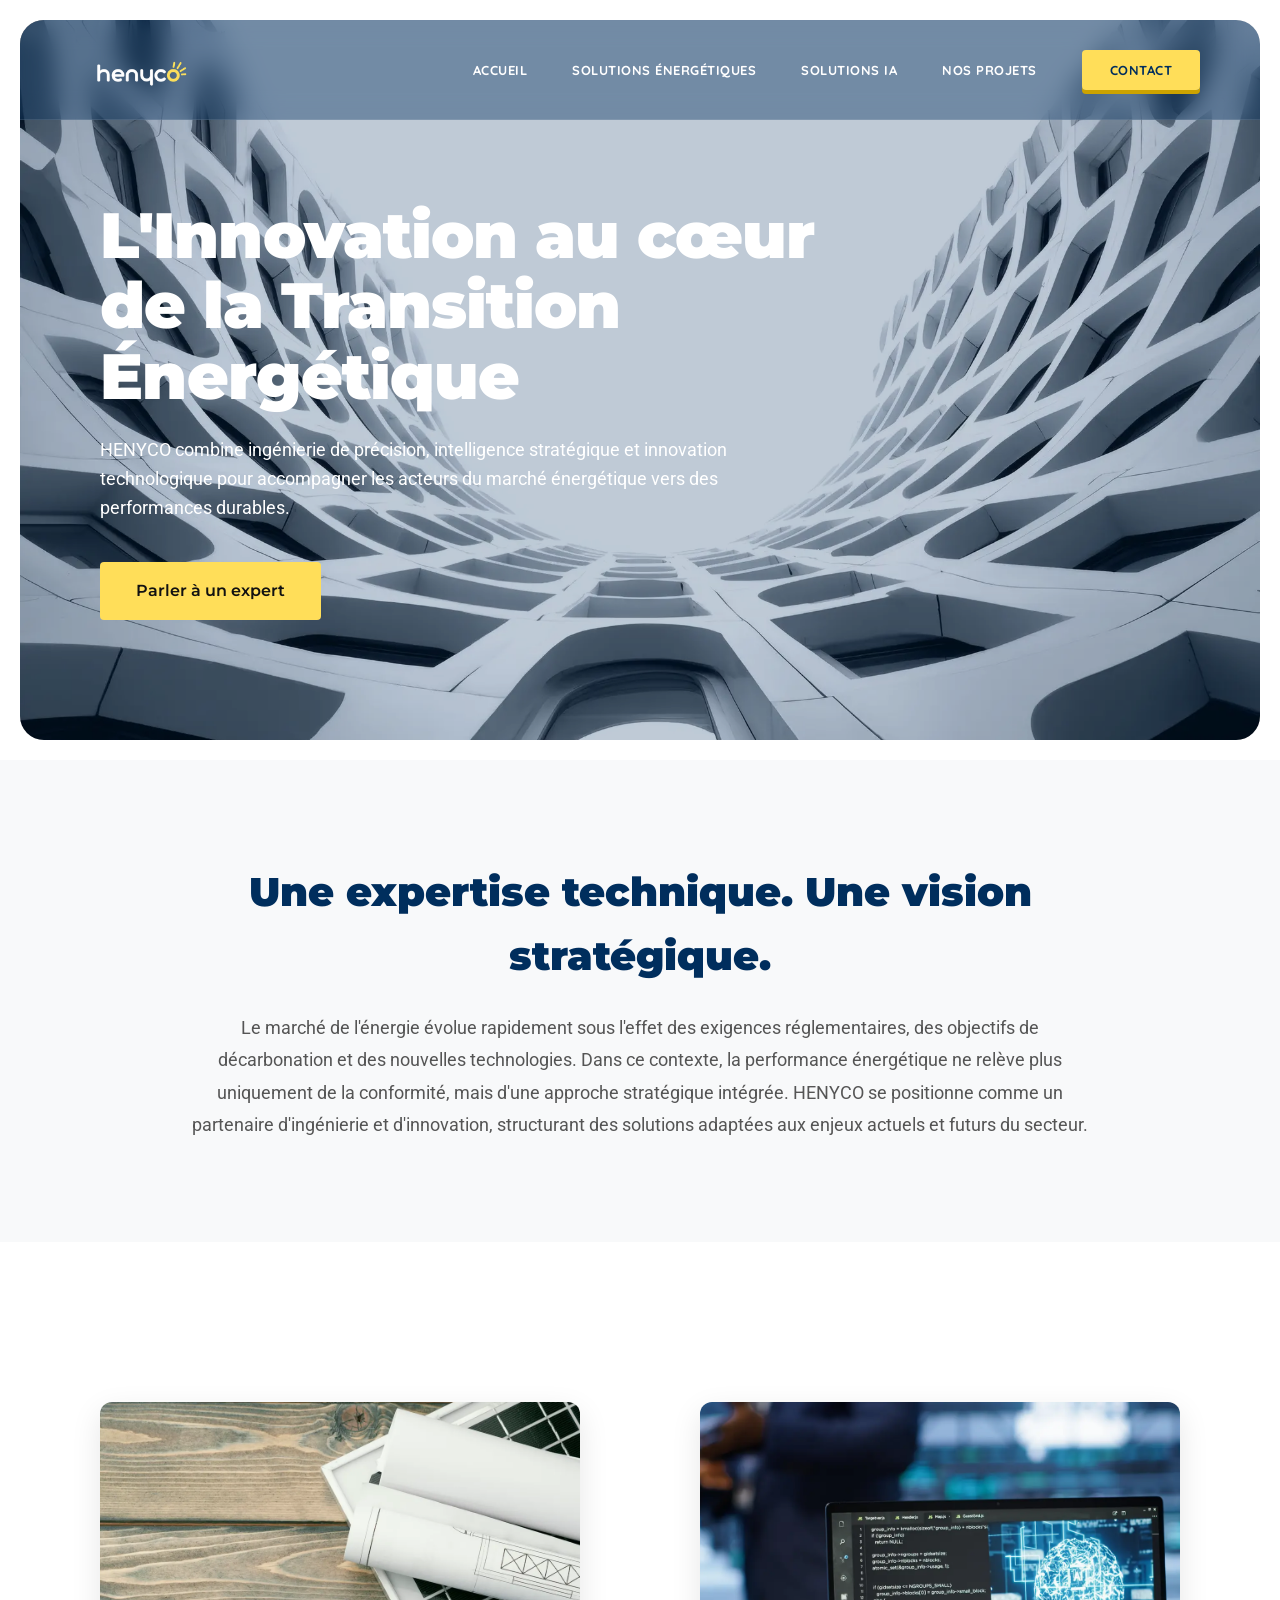
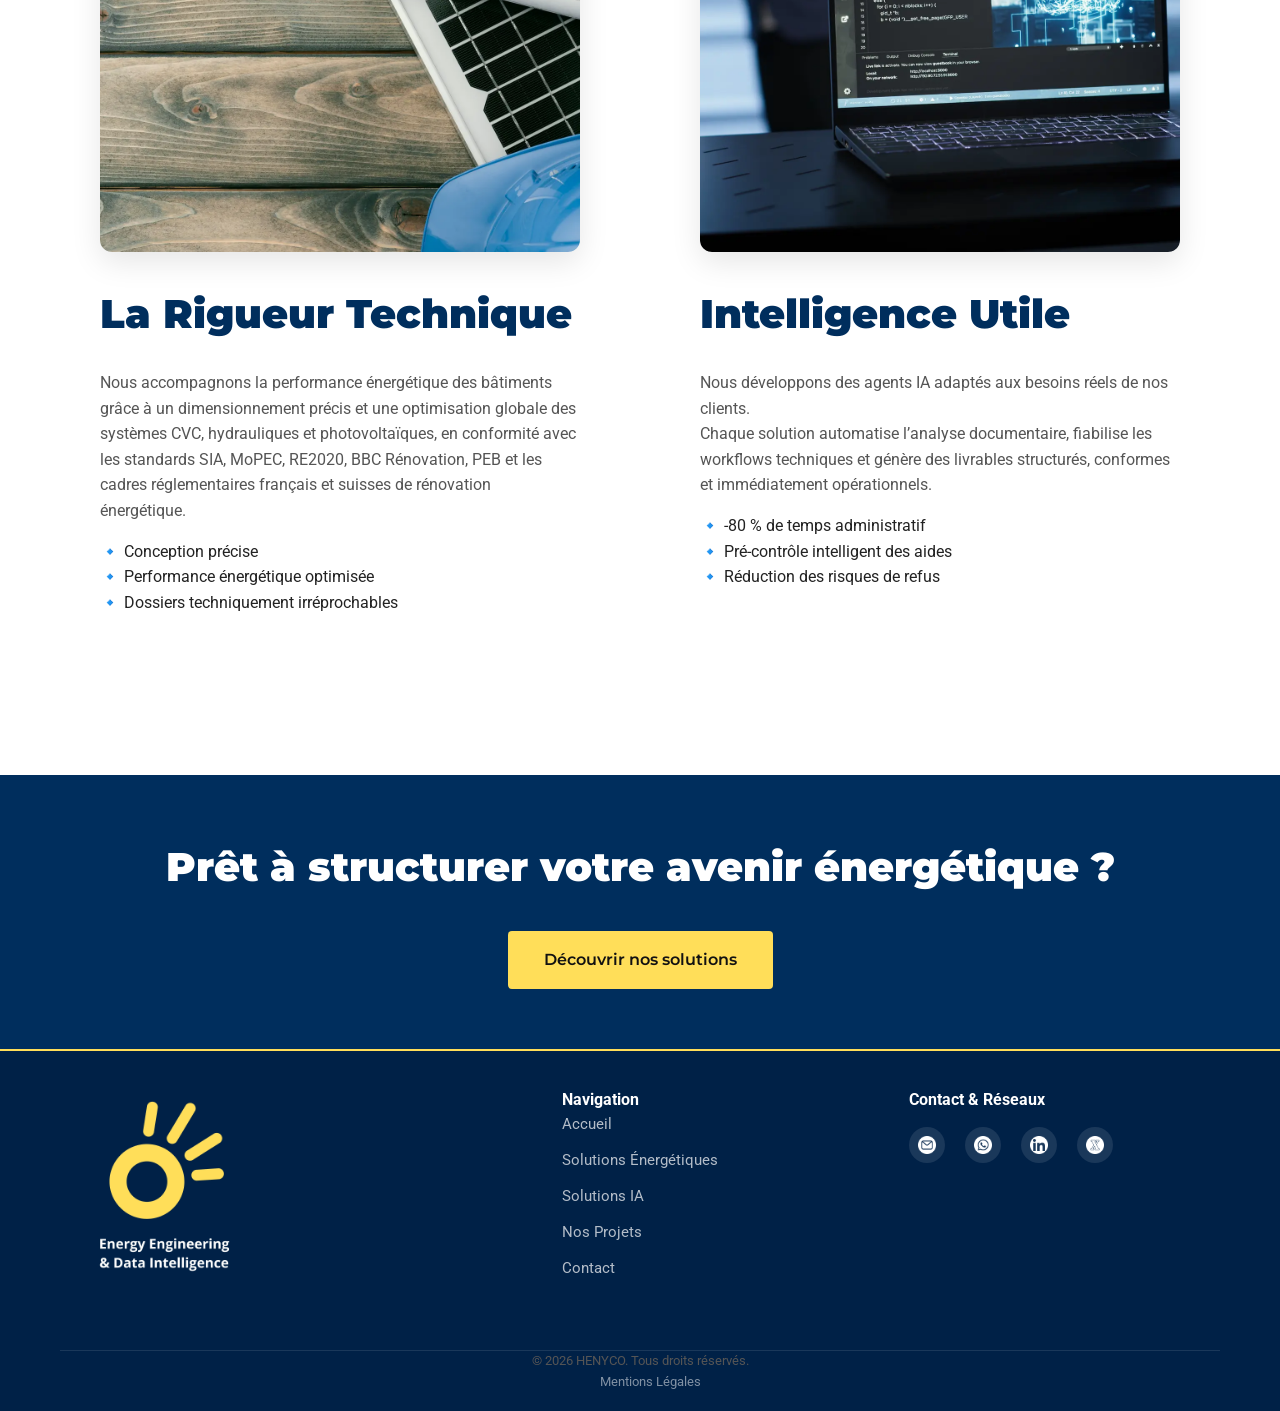
<file: index.html>
<!DOCTYPE html>
<html lang="fr">

<head>
    <meta charset="UTF-8">
    <meta name="viewport" content="width=device-width, initial-scale=1.0">
    <title>HENYCO | L'Innovation au cœur de la Transition Énergétique</title>
    <meta name="description"
        content="Ingénierie de précision, intelligence stratégique et innovation technologique pour la performance durable.">
    <link rel="stylesheet" href="style.css">
</head>

<body>

    <header class="immersive-hero-container">
        <nav class="glass-nav">
            <div class="logo">
                <a href="index.html"><img src="henyco logo.webp" alt="HENYCO Logo"></a>
            </div>
            <ul class="nav-links">
                <li><a href="index.html">Accueil</a></li>
                <li><a href="solutions-energetiques.html">Solutions Énergétiques</a></li>
                <li><a href="solutions-ia.html">Solutions IA</a></li>
                <li><a href="projets.html">Nos Projets</a></li>
                <li><a href="contact.html">Contact</a></li>
            </ul>
        </nav>

        <div class="hero-background" style="background-image: url('Couverture pages/Couverture 1.webp');"></div>
        <div class="hero-overlay"></div>

        <div class="hero-content">
            <h1 class="fade-in">L'Innovation au cœur de la Transition Énergétique</h1>
            <p class="fade-in" style="transition-delay: 0.2s;">HENYCO combine ingénierie de précision, intelligence
                stratégique et innovation technologique pour accompagner les acteurs du marché énergétique vers des
                performances durables.</p>
            <div class="fade-in" style="transition-delay: 0.4s;">
                <a href="contact.html" class="btn-primary">Parler à un expert</a>
            </div>
        </div>
    </header>

    <main>

        <!-- 2. SECTION INTRODUCTION -->
        <section class="section-intro fade-in">
            <div class="container">
                <h2>Une expertise technique. Une vision stratégique.</h2>
                <p>Le marché de l'énergie évolue rapidement sous l'effet des exigences réglementaires, des objectifs de
                    décarbonation et des nouvelles technologies. Dans ce contexte, la performance énergétique ne relève
                    plus uniquement de la conformité, mais d'une approche stratégique intégrée. HENYCO se positionne
                    comme un partenaire d'ingénierie et d'innovation, structurant des solutions adaptées aux enjeux
                    actuels et futurs du secteur.</p>
            </div>
        </section>



        <!-- 4. VALEURS / POINTS FORTS - DUAL CORE POLES -->
        <section class="dual-core-container">
            <div class="dual-core-pole fade-in">
                <div class="feature-image">
                    <img src="1.webp" alt="Rigueur technique">
                </div>
                <div class="feature-content" style="margin-top: 30px;">
                    <h2>La Rigueur Technique</h2>
                    <p>Nous accompagnons la performance énergétique des bâtiments grâce à un dimensionnement précis et
                        une optimisation globale des systèmes CVC, hydrauliques et photovoltaïques, en
                        conformité avec les standards SIA, MoPEC, RE2020, BBC Rénovation, PEB et les cadres
                        réglementaires français et suisses de rénovation énergétique.</p>

                    <ul style="list-style: none; padding-left: 0; margin-top: 15px;">
                        <li>🔹 Conception précise</li>
                        <li>🔹 Performance énergétique optimisée</li>
                        <li>🔹 Dossiers techniquement irréprochables</li>
                    </ul>
                </div>
            </div>

            <div class="dual-core-pole fade-in" style="transition-delay: 0.3s;">
                <div class="feature-image">
                    <img src="2.webp" alt="Impact durable">
                </div>
                <div class="feature-content" style="margin-top: 30px;">
                    <h2>Intelligence Utile</h2>
                    <p>Nous développons des agents IA adaptés aux besoins réels de nos clients.</p>
                    <p>Chaque solution automatise l’analyse documentaire, fiabilise les workflows techniques et génère
                        des livrables structurés, conformes et immédiatement opérationnels.</p>

                    <ul style="list-style: none; padding-left: 0; margin-top: 15px;">
                        <li>🔹 -80 % de temps administratif</li>
                        <li>🔹 Pré-contrôle intelligent des aides</li>
                        <li>🔹 Réduction des risques de refus</li>
                    </ul>
                </div>
            </div>
        </section>



        <!-- 6. CTA FINAL -->
        <section class="cta-final fade-in">
            <h2>Prêt à structurer votre avenir énergétique ?</h2>
            <a href="contact.html" class="btn-primary">Découvrir nos solutions</a>
        </section>
    </main>

    <!-- 7. FOOTER -->
    <footer>
        <div class="footer-container">
            <div class="footer-expertise">
                <div class="footer-logo">
                    <a href="index.html"><img src="FOOTER LOGO.jpg" alt="HENYCO Logo"></a>
                </div>
            </div>
            <div class="footer-column">
                <h4>Navigation</h4>
                <div class="footer-links">
                    <a href="index.html">Accueil</a>
                    <a href="solutions-energetiques.html">Solutions Énergétiques</a>
                    <a href="solutions-ia.html">Solutions IA</a>
                    <a href="projets.html">Nos Projets</a>
                    <a href="contact.html">Contact</a>
                </div>
            </div>
            <div class="footer-column">
                <h4>Contact & Réseaux</h4>
                <div class="footer-social-row">
                    <a href="mailto:contact@henyco.com"><img src="ICONS/MAIL.webp" alt="Email"></a>
                    <a href="https://wa.me/21620669007"><img src="ICONS/WHATSAPP.webp" alt="WhatsApp"></a>
                    <a href="https://www.linkedin.com/company/henyco" target="_blank"><img src="ICONS/LINKEDIN.webp"
                            alt="LinkedIn"></a>
                    <a href="https://x.com/henyco_" target="_blank"><img src="ICONS/X.webp" alt="X"></a>
                </div>
            </div>
        </div>
        <div class="footer-bottom">
            <div class="copyright">
                <p>© 2026 HENYCO. Tous droits réservés.</p>
            </div>
            <div class="legal-links">
                <a href="#">Mentions Légales</a>
            </div>
        </div>
    </footer>

    <script src="script.js"></script>
</body>

</html>
</file>
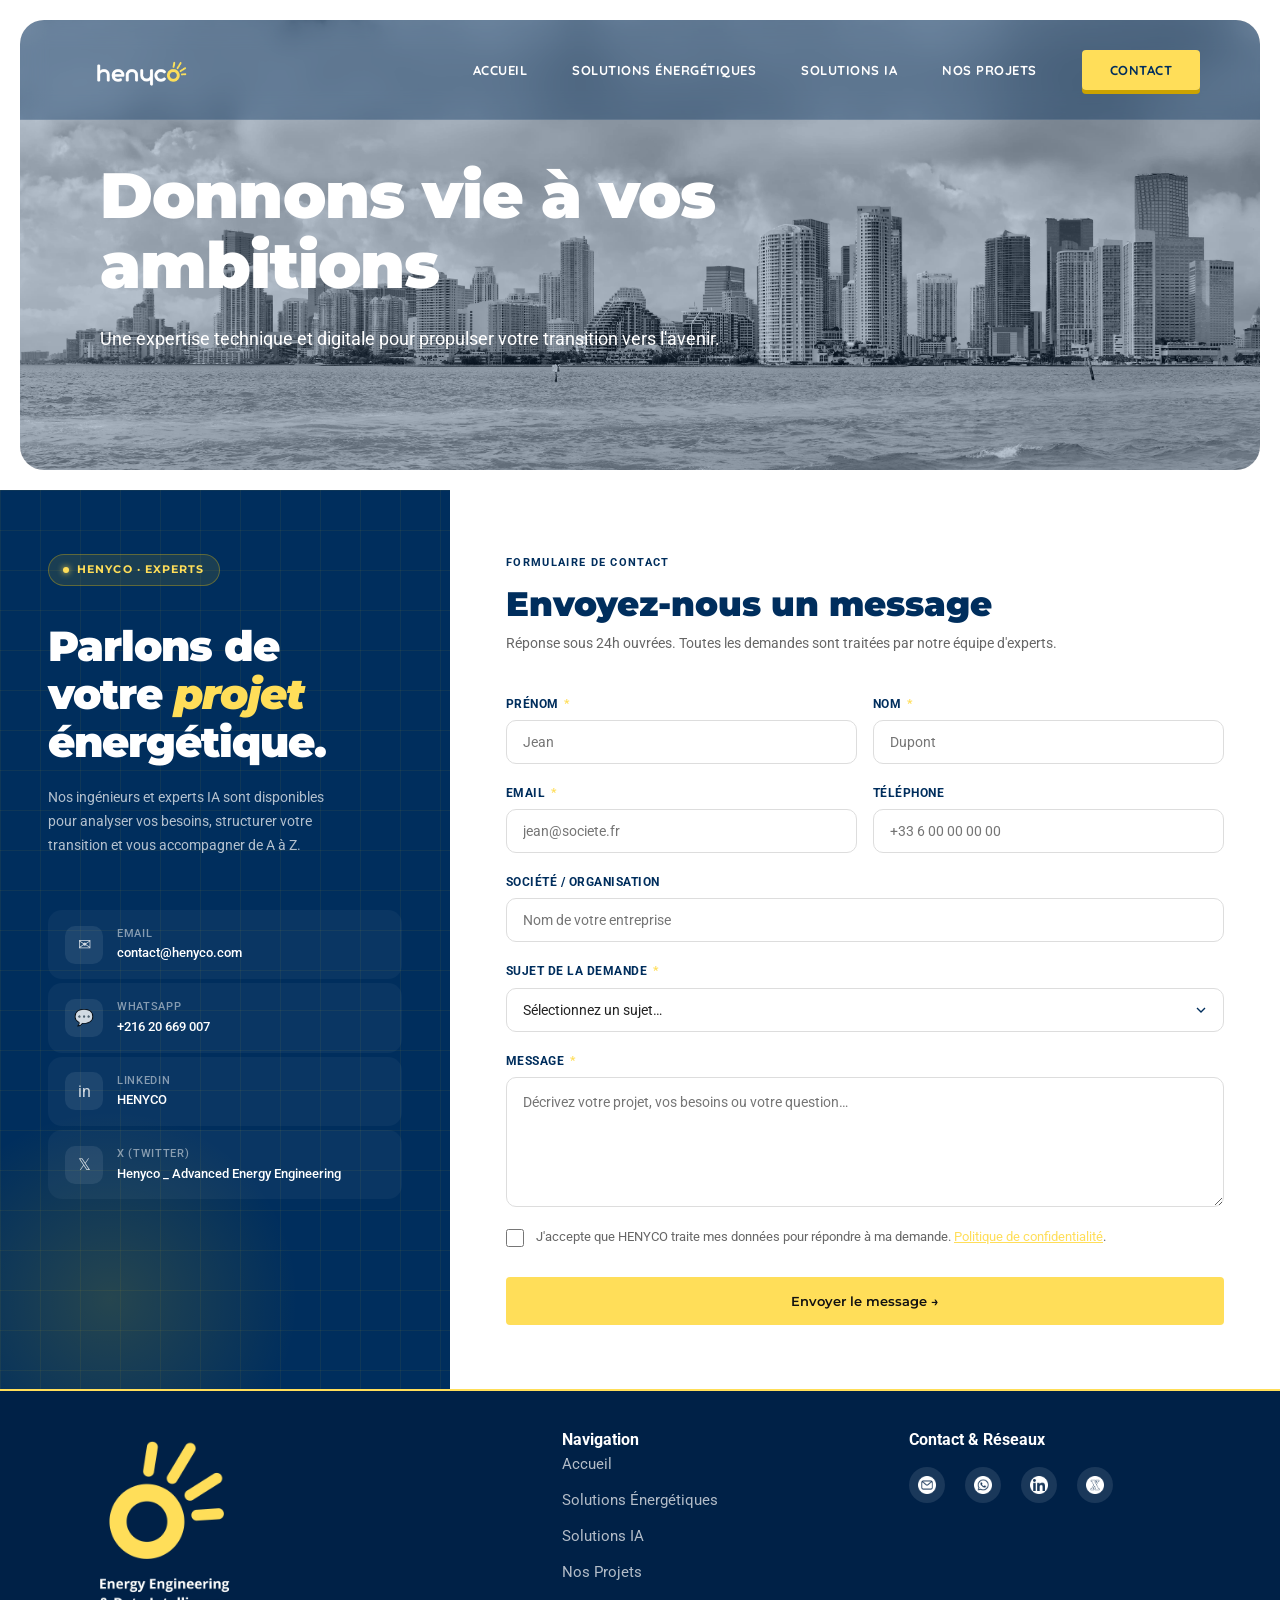
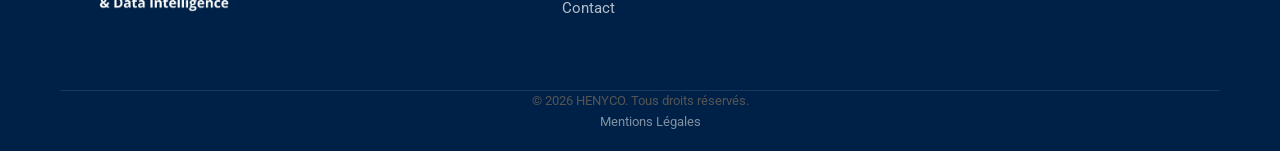
<file: contact.html>
<!DOCTYPE html>
<html lang="fr">

<head>
    <meta charset="UTF-8" />
    <meta name="viewport" content="width=device-width, initial-scale=1.0" />
    <title>Contact | HENYCO – L'Innovation Énergétique</title>
    <!-- On réintègre la feuille de style globale -->
    <link rel="stylesheet" href="style.css">
</head>

<body>

    <!-- HEADER IMMERSIF -->
    <header class="immersive-hero-container" style="height: 50vh; min-height: 400px;">
        <nav class="glass-nav">
            <div class="logo">
                <a href="index.html"><img src="henyco logo.webp" alt="HENYCO Logo"></a>
            </div>
            <ul class="nav-links">
                <li><a href="index.html">Accueil</a></li>
                <li><a href="solutions-energetiques.html">Solutions Énergétiques</a></li>
                <li><a href="solutions-ia.html">Solutions IA</a></li>
                <li><a href="projets.html">Nos Projets</a></li>
                <li><a href="contact.html">Contact</a></li>
            </ul>
        </nav>
        <div class="hero-background" style="background-image: url('Couverture pages/Couverture 6.webp');"></div>
        <div class="hero-overlay"></div>
        <div class="hero-content">
            <h1 class="fade-in">Donnons vie à vos ambitions</h1>
            <p class="fade-in" style="transition-delay: 0.2s;">Une expertise technique et digitale pour propulser votre
                transition vers l'avenir.</p>
        </div>
    </header>

    <!-- MAIN CONTACT (GRID) -->
    <main class="contact-grid-main">

        <!-- LEFT PANEL -->
        <div class="panel-left fade-in">
            <div class="left-content">
                <div class="brand-tag">HENYCO · Experts</div>

                <h1 class="left-heading">
                    Parlons de votre <em>projet</em> énergétique.
                </h1>

                <p class="left-sub">
                    Nos ingénieurs et experts IA sont disponibles pour analyser vos besoins, structurer votre transition
                    et vous accompagner de A à Z.
                </p>

                <div class="channels">
                    <a href="mailto:contact@henyco.com" class="channel">
                        <div class="channel-icon">✉</div>
                        <div class="channel-text">
                            <div class="channel-label">Email</div>
                            <div class="channel-value">contact@henyco.com</div>
                        </div>
                    </a>
                    <a href="https://wa.me/21620669007" target="_blank" class="channel">
                        <div class="channel-icon">💬</div>
                        <div class="channel-text">
                            <div class="channel-label">WhatsApp</div>
                            <div class="channel-value">+216 20 669 007</div>
                        </div>
                    </a>
                    <a href="https://www.linkedin.com/company/henyco" target="_blank" class="channel">
                        <div class="channel-icon">in</div>
                        <div class="channel-text">
                            <div class="channel-label">LinkedIn</div>
                            <div class="channel-value">HENYCO</div>
                        </div>
                    </a>
                    <a href="https://x.com/henyco_" target="_blank" class="channel">
                        <div class="channel-icon">𝕏</div>
                        <div class="channel-text">
                            <div class="channel-label">X (Twitter)</div>
                            <div class="channel-value">Henyco _ Advanced Energy Engineering</div>
                        </div>
                    </a>
                </div>
            </div>

        </div>

        <!-- RIGHT PANEL (FORM) -->
        <div class="panel-right fade-in" style="animation-delay: 0.2s;">
            <p class="form-eyebrow">Formulaire de contact</p>
            <h2 class="form-title">Envoyez-nous un message</h2>
            <p class="form-desc">
                Réponse sous 24h ouvrées. Toutes les demandes sont traitées par notre équipe d'experts.
            </p>

            <!-- SUCCESS MESSAGE -->
            <div id="success-msg">
                <div class="success-icon">✅</div>
                <h3>Message envoyé !</h3>
                <p>Merci pour votre message. Notre équipe vous répondra dans les 24h ouvrées.</p>
            </div>

            <form id="contact-form" class="contact-form-inner" action="https://formspree.io/f/xgoparav" method="POST">
                <div class="row-2">
                    <div class="field">
                        <label for="prenom">Prénom <span>*</span></label>
                        <input type="text" id="prenom" name="prenom" placeholder="Jean" required />
                    </div>
                    <div class="field">
                        <label for="nom">Nom <span>*</span></label>
                        <input type="text" id="nom" name="nom" placeholder="Dupont" required />
                    </div>
                </div>

                <div class="row-2">
                    <div class="field">
                        <label for="email">Email <span>*</span></label>
                        <input type="email" id="email" name="email" placeholder="jean@societe.fr" required />
                    </div>
                    <div class="field">
                        <label for="telephone">Téléphone</label>
                        <input type="tel" id="telephone" name="telephone" placeholder="+33 6 00 00 00 00" />
                    </div>
                </div>

                <div class="field">
                    <label for="societe">Société / Organisation</label>
                    <input type="text" id="societe" name="societe" placeholder="Nom de votre entreprise" />
                </div>

                <div class="field">
                    <label for="sujet">Sujet de la demande <span>*</span></label>
                    <select id="sujet" name="sujet" required>
                        <option value="" disabled selected>Sélectionnez un sujet…</option>
                        <option value="Ingénierie énergétique">Ingénierie énergétique (PAC, PV, thermique)</option>
                        <option value="Audit énergétique">Audit énergétique</option>
                        <option value="Agent Smart-Admin">Agent IA – Smart-Admin</option>
                        <option value="Pilotage prédictif">Agent IA – Pilotage prédictif</option>
                        <option value="Solution sur mesure">Solution IA sur mesure</option>
                        <option value="Partenariat">Partenariat / Collaboration</option>
                        <option value="Autre">Autre</option>
                    </select>
                </div>

                <div class="field">
                    <label for="message">Message <span>*</span></label>
                    <textarea id="message" name="message"
                        placeholder="Décrivez votre projet, vos besoins ou votre question…" required></textarea>
                </div>

                <div class="check-row">
                    <input type="checkbox" id="rgpd" name="rgpd" required />
                    <label for="rgpd">
                        J'accepte que HENYCO traite mes données pour répondre à ma demande.
                        <a href="#">Politique de confidentialité</a>.
                    </label>
                </div>

                <input type="hidden" name="_subject" value="Nouveau message HENYCO depuis le site" />

                <button type="submit" class="btn-primary" style="margin-top: 10px; width: auto; max-width: 100%;">
                    Envoyer le message →
                </button>
            </form>
        </div>

    </main>

    <!-- FOOTER GLOBAL IDENTIQUE A INDEX.HTML -->
    <footer>
        <div class="footer-container">
            <div class="footer-expertise">
                <div class="footer-logo">
                    <a href="index.html"><img src="FOOTER LOGO.jpg" alt="HENYCO Logo"></a>
                </div>
            </div>
            <div class="footer-column">
                <h4>Navigation</h4>
                <div class="footer-links">
                    <a href="index.html">Accueil</a>
                    <a href="solutions-energetiques.html">Solutions Énergétiques</a>
                    <a href="solutions-ia.html">Solutions IA</a>
                    <a href="projets.html">Nos Projets</a>
                    <a href="contact.html">Contact</a>
                </div>
            </div>
            <div class="footer-column">
                <h4>Contact & Réseaux</h4>
                <div class="footer-social-row">
                    <a href="mailto:contact@henyco.com"><img src="ICONS/MAIL.webp" alt="Email"></a>
                    <a href="https://wa.me/21620669007"><img src="ICONS/WHATSAPP.webp" alt="WhatsApp"></a>
                    <a href="https://www.linkedin.com/company/henyco" target="_blank"><img src="ICONS/LINKEDIN.webp"
                            alt="LinkedIn"></a>
                    <a href="https://x.com/henyco_" target="_blank"><img src="ICONS/X.webp" alt="X"></a>
                </div>
            </div>
        </div>
        <div class="footer-bottom">
            <div class="copyright">
                <p>© 2026 HENYCO. Tous droits réservés.</p>
            </div>
            <div class="legal-links">
                <a href="#">Mentions Légales</a>
            </div>
        </div>
    </footer>

    <script src="script.js"></script>
    <script>
        const form = document.getElementById('contact-form');
        const successMsg = document.getElementById('success-msg');

        form.addEventListener('submit', async function (e) {
            e.preventDefault();
            const btn = form.querySelector('.btn-primary');
            const originalText = btn.textContent;
            btn.textContent = 'Envoi en cours…';
            btn.disabled = true;
            btn.style.opacity = '0.7';

            try {
                const res = await fetch(form.action, {
                    method: 'POST',
                    body: new FormData(form),
                    headers: { 'Accept': 'application/json' }
                });

                if (res.ok) {
                    form.style.display = 'none';
                    successMsg.style.display = 'block';
                } else {
                    btn.textContent = 'Erreur — Réessayez';
                    btn.disabled = false;
                    btn.style.opacity = '1';
                }
            } catch {
                btn.textContent = 'Erreur réseau — Réessayez';
                btn.disabled = false;
                btn.style.opacity = '1';
            }
        });
    </script>
</body>

</html>
</file>
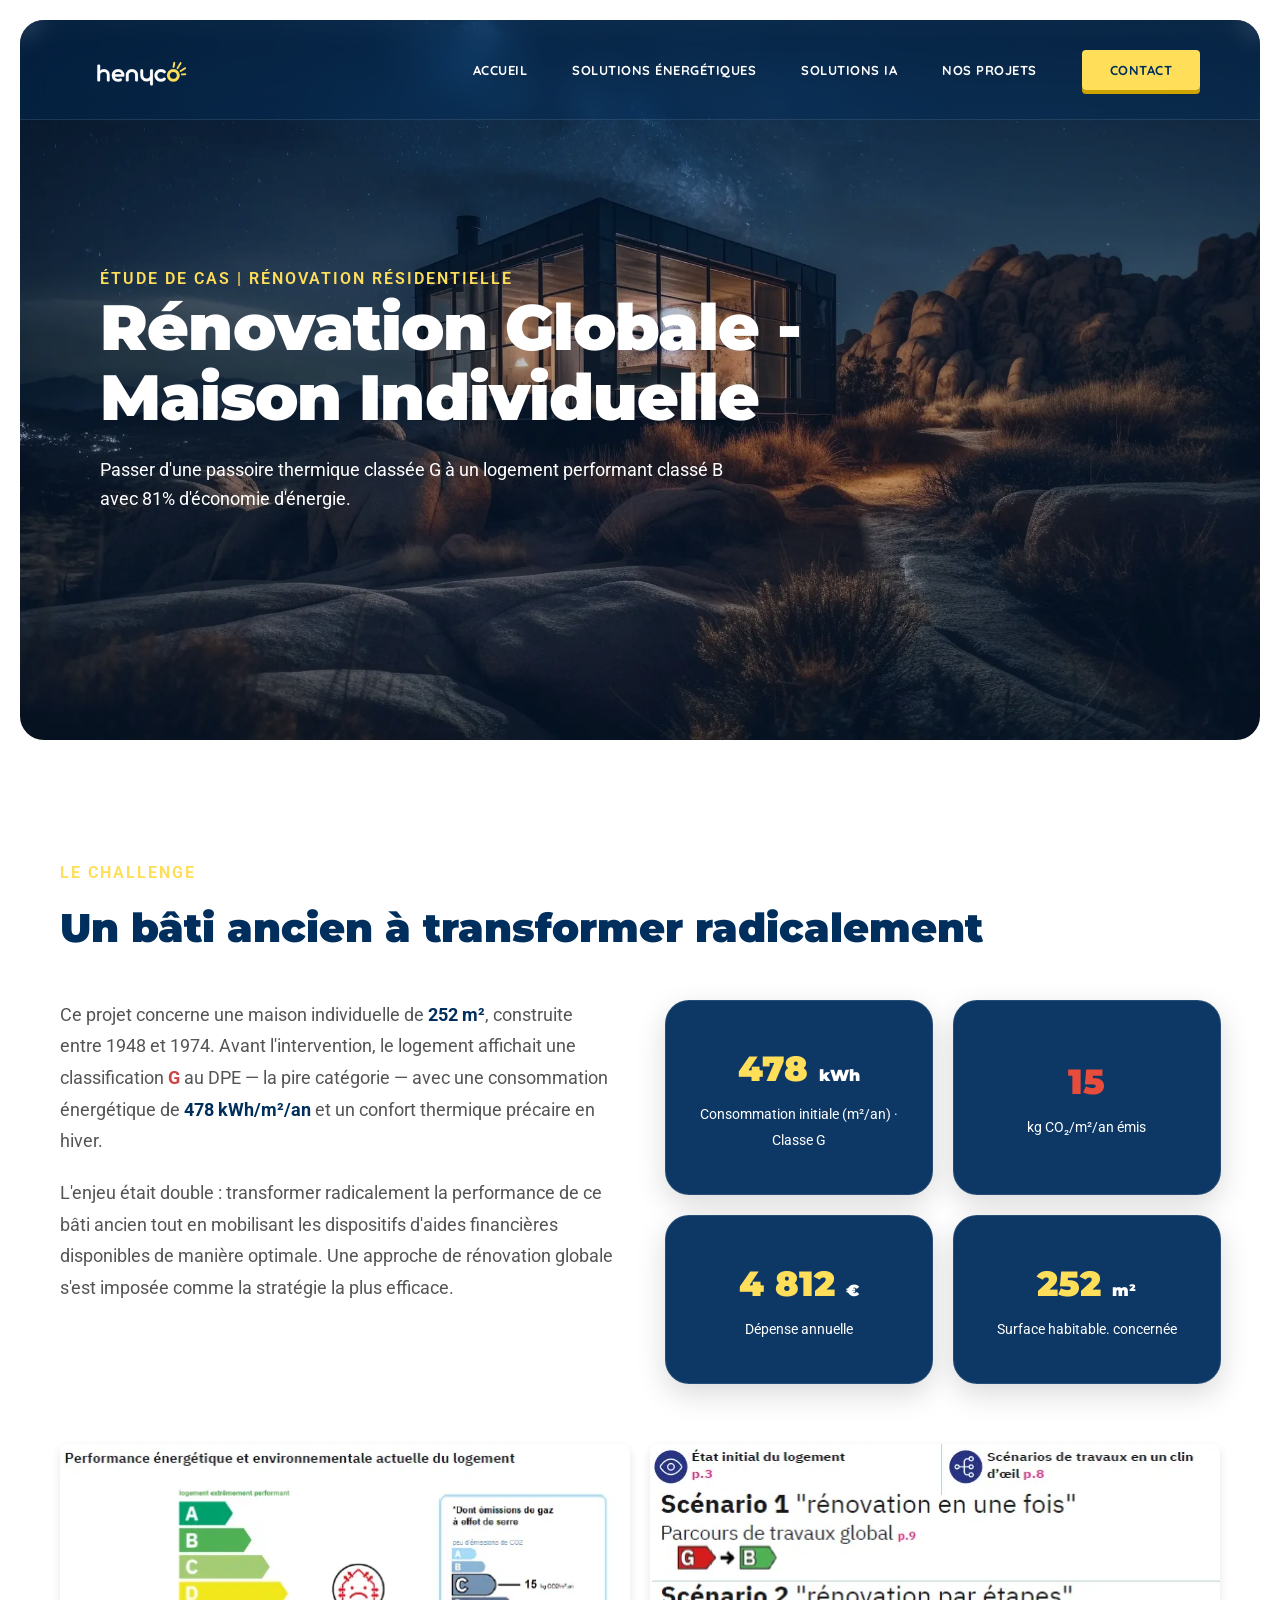
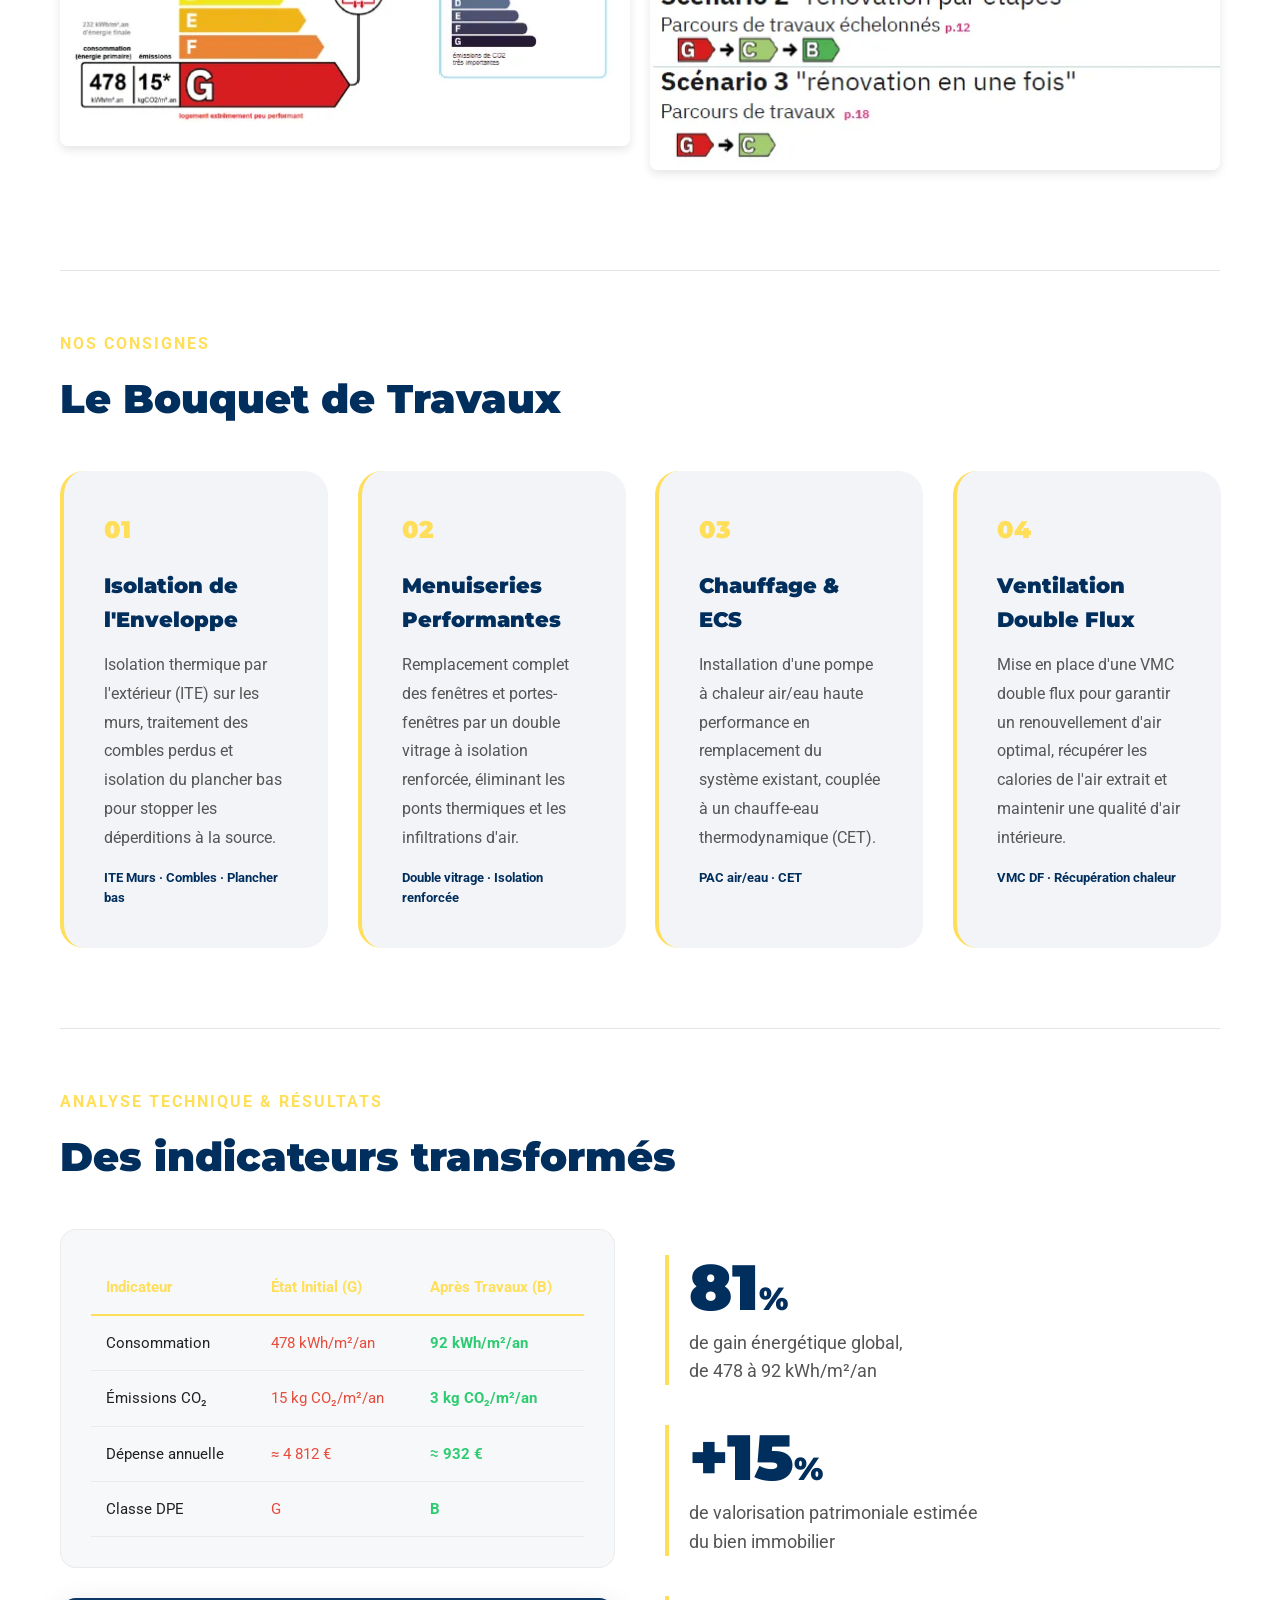
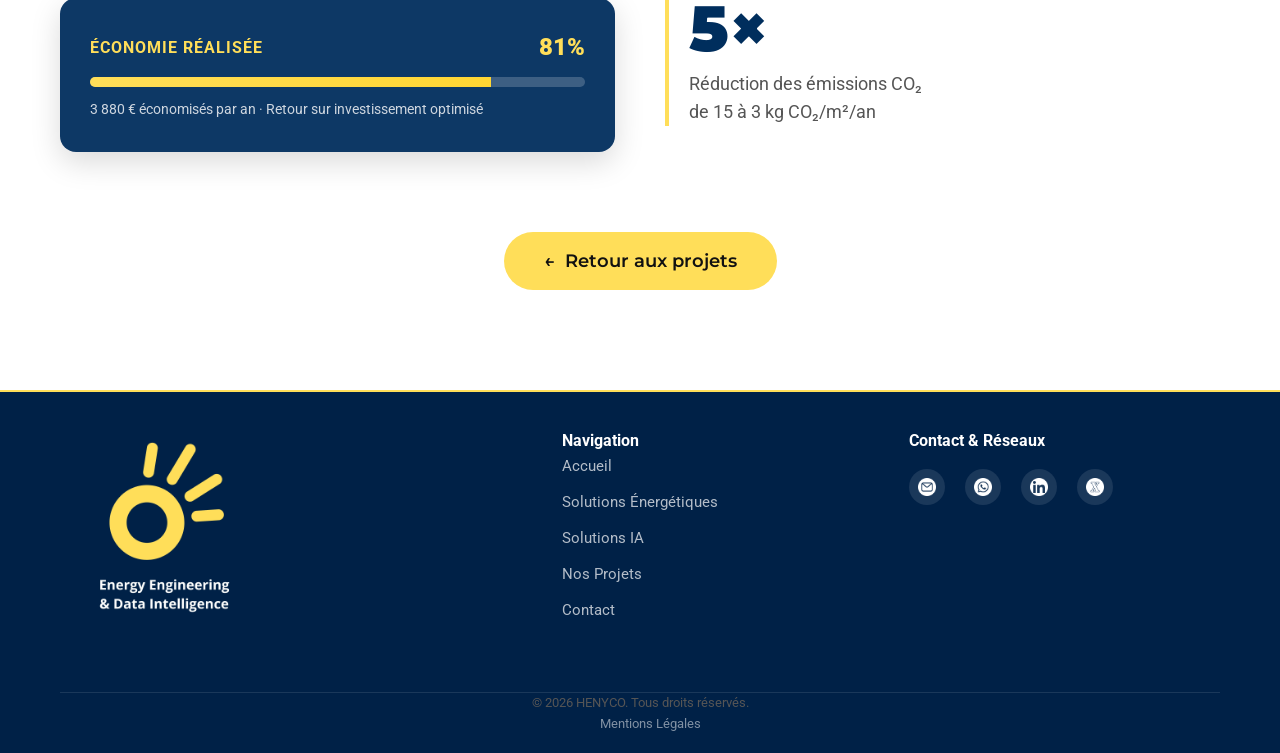
<file: projet-1.html>
<!DOCTYPE html>
<html lang="fr">

<head>
    <meta charset="UTF-8">
    <meta name="viewport" content="width=device-width, initial-scale=1.0">
    <title>Étude de Cas | Rénovation Résidentielle – HENYCO</title>
    <link rel="stylesheet" href="style.css">
    <style>
        .kpi-card {
            background: rgba(0, 46, 93, 0.95);
            backdrop-filter: blur(15px);
            -webkit-backdrop-filter: blur(15px);
            border-radius: 24px;
            padding: 40px 20px;
            text-align: center;
            color: white;
            box-shadow: 0 10px 30px rgba(0, 0, 0, 0.15);
            transition: transform 0.3s ease, box-shadow 0.3s ease;
            display: flex;
            flex-direction: column;
            justify-content: center;
            align-items: center;
            border: 1px solid rgba(255, 255, 255, 0.1);
        }

        .kpi-card:hover {
            transform: translateY(-10px);
            box-shadow: 0 15px 40px rgba(0, 0, 0, 0.25);
        }

        .pillar-card {
            background: rgba(0, 46, 93, 0.05);
            border-radius: 24px;
            padding: 40px;
            border-left: 4px solid var(--accent-color);
            transition: transform 0.3s ease;
        }

        .pillar-card:hover {
            transform: translateY(-5px);
            background: rgba(0, 46, 93, 0.1);
        }

        .results-table {
            width: 100%;
            border-collapse: collapse;
            font-size: 0.95rem;
        }

        .results-table th {
            text-align: left;
            padding: 15px;
            color: var(--accent-color);
            border-bottom: 2px solid var(--accent-color);
            font-weight: 700;
        }

        .results-table td {
            padding: 15px;
            border-bottom: 1px solid rgba(0, 0, 0, 0.05);
        }
    </style>
</head>

<body>
    <header class="immersive-hero-container">
        <nav class="glass-nav">
            <div class="logo">
                <a href="index.html"><img src="henyco logo.webp" alt="HENYCO Logo"></a>
            </div>
            <ul class="nav-links">
                <li><a href="index.html">Accueil</a></li>
                <li><a href="solutions-energetiques.html">Solutions Énergétiques</a></li>
                <li><a href="solutions-ia.html">Solutions IA</a></li>
                <li><a href="projets.html">Nos Projets</a></li>
                <li><a href="contact.html">Contact</a></li>
            </ul>
        </nav>
        <div class="hero-background" style="background-image: url('page 1.webp');"></div>
        <div class="hero-overlay"></div>
        <div class="hero-content">
            <span
                style="color: var(--accent-color); font-weight: 600; text-transform: uppercase; letter-spacing: 2px;">Étude
                de Cas | Rénovation Résidentielle</span>
            <h1 class="fade-in">Rénovation Globale - Maison Individuelle</h1>
            <p class="fade-in" style="transition-delay: 0.2s;">Passer d'une passoire thermique classée G à un logement
                performant classé B avec 81% d'économie d'énergie.</p>
        </div>
    </header>

    <main class="section-intro" style="text-align: left; background: white; padding-bottom: 100px;">
        <div class="container" style="max-width: 1200px; margin: 0 auto;">

            <!-- LE CHALLENGE -->
            <div style="margin-bottom: 80px;" class="fade-in">
                <div style="margin-bottom: 40px;">
                    <span
                        style="color: var(--accent-color); font-weight: 700; text-transform: uppercase; letter-spacing: 2px;">Le
                        Challenge</span>
                    <h2 style="font-size: 2.5rem; margin-top: 10px;">Un bâti ancien à transformer radicalement</h2>
                </div>

                <div
                    style="display: grid; grid-template-columns: repeat(auto-fit, minmax(400px, 1fr)); gap: 50px; align-items: start;">
                    <div>
                        <p style="font-size: 1.1rem; margin-bottom: 20px;">
                            Ce projet concerne une maison individuelle de <strong
                                style="color:var(--primary-color);">252 m²</strong>,
                            construite entre 1948 et 1974. Avant l'intervention, le logement affichait une
                            classification
                            <strong style="color:#cc4444;">G</strong> au DPE — la pire catégorie — avec une consommation
                            énergétique de <strong style="color:var(--primary-color);">478 kWh/m²/an</strong> et un
                            confort
                            thermique précaire en hiver.
                        </p>
                        <p style="font-size: 1.1rem; margin-bottom: 40px;">
                            L'enjeu était double : transformer radicalement la performance de ce bâti ancien tout en
                            mobilisant les dispositifs d'aides financières disponibles de manière optimale. Une approche
                            de rénovation globale s'est imposée comme la stratégie la plus efficace.
                        </p>
                    </div>

                    <!-- Grille Statistiques du Challenge -->
                    <div style="display: grid; grid-template-columns: repeat(2, 1fr); gap: 20px;">
                        <div class="kpi-card fade-in">
                            <h2 style="color: var(--accent-color); font-size: 2.2rem; margin-bottom: 5px;">478 <span
                                    style="font-size: 1rem; color: white;">kWh</span></h2>
                            <p style="color: white; font-size: 0.9rem;">Consommation initiale (m²/an) · Classe G</p>
                        </div>
                        <div class="kpi-card fade-in" style="transition-delay: 0.1s;">
                            <h2 style="color: #E74C3C; font-size: 2.2rem; margin-bottom: 5px;">15</h2>
                            <p style="color: white; font-size: 0.9rem;">kg CO₂/m²/an émis</p>
                        </div>
                        <div class="kpi-card fade-in" style="transition-delay: 0.2s;">
                            <h2 style="color: var(--accent-color); font-size: 2.2rem; margin-bottom: 5px;">4 812 <span
                                    style="font-size: 1rem; color: white;">€</span></h2>
                            <p style="color: white; font-size: 0.9rem;">Dépense annuelle</p>
                        </div>
                        <div class="kpi-card fade-in" style="transition-delay: 0.3s;">
                            <h2 style="color: var(--accent-color); font-size: 2.2rem; margin-bottom: 5px;">252 <span
                                    style="font-size: 1rem; color: white;">m²</span></h2>
                            <p style="color: white; font-size: 0.9rem;">Surface habitable. concernée</p>
                        </div>
                    </div>
                </div>

                <!-- Galerie existante réinsérée -->
                <div class="projects-grid"
                    style="padding: 20px 0; margin-top: 40px; display: grid; grid-template-columns: repeat(2, 1fr); gap: 20px;">
                    <img src="Projet 1/ETAT INTIALE.webp" alt="État Initial"
                        style="width: 100%; border-radius: 8px; box-shadow: 0 4px 10px rgba(0,0,0,0.1);">
                    <img src="Projet 1/S1.webp" alt="Scénario 1"
                        style="width: 100%; border-radius: 8px; box-shadow: 0 4px 10px rgba(0,0,0,0.1);">
                </div>
            </div>

            <hr style="border: none; border-top: 1px solid rgba(0,0,0,0.1); margin: 60px 0;">

            <!-- SOLUTION -->
            <div style="margin-bottom: 80px;" class="fade-in">
                <div style="margin-bottom: 40px;">
                    <span
                        style="color: var(--accent-color); font-weight: 700; text-transform: uppercase; letter-spacing: 2px;">Nos
                        consignes</span>
                    <h2 style="font-size: 2.5rem; margin-top: 10px;">Le Bouquet de Travaux</h2>
                </div>

                <div style="display: grid; grid-template-columns: repeat(auto-fit, minmax(260px, 1fr)); gap: 30px;">
                    <div class="pillar-card fade-in">
                        <div
                            style="font-family: 'Montserrat', sans-serif; font-size: 1.5rem; color: var(--accent-color); font-weight: 900; margin-bottom: 20px;">
                            01</div>
                        <h3 style="margin-bottom: 15px; font-size: 1.3rem;">Isolation de l'Enveloppe</h3>
                        <p style="font-size: 1rem;">Isolation thermique par l'extérieur (ITE) sur les murs, traitement
                            des combles perdus et isolation du plancher bas pour stopper les déperditions à la source.
                        </p>
                        <div
                            style="margin-top: 15px; font-size: 0.8rem; font-weight: 700; color: var(--primary-color);">
                            ITE Murs · Combles · Plancher bas</div>
                    </div>

                    <div class="pillar-card fade-in" style="transition-delay: 0.1s;">
                        <div
                            style="font-family: 'Montserrat', sans-serif; font-size: 1.5rem; color: var(--accent-color); font-weight: 900; margin-bottom: 20px;">
                            02</div>
                        <h3 style="margin-bottom: 15px; font-size: 1.3rem;">Menuiseries Performantes</h3>
                        <p style="font-size: 1rem;">Remplacement complet des fenêtres et portes-fenêtres par un double
                            vitrage à isolation renforcée, éliminant les ponts thermiques et les infiltrations d'air.
                        </p>
                        <div
                            style="margin-top: 15px; font-size: 0.8rem; font-weight: 700; color: var(--primary-color);">
                            Double vitrage · Isolation renforcée</div>
                    </div>

                    <div class="pillar-card fade-in" style="transition-delay: 0.2s;">
                        <div
                            style="font-family: 'Montserrat', sans-serif; font-size: 1.5rem; color: var(--accent-color); font-weight: 900; margin-bottom: 20px;">
                            03</div>
                        <h3 style="margin-bottom: 15px; font-size: 1.3rem;">Chauffage & ECS</h3>
                        <p style="font-size: 1rem;">Installation d'une pompe à chaleur air/eau haute performance en
                            remplacement du système existant, couplée à un chauffe-eau thermodynamique (CET).</p>
                        <div
                            style="margin-top: 15px; font-size: 0.8rem; font-weight: 700; color: var(--primary-color);">
                            PAC air/eau · CET</div>
                    </div>

                    <div class="pillar-card fade-in" style="transition-delay: 0.3s;">
                        <div
                            style="font-family: 'Montserrat', sans-serif; font-size: 1.5rem; color: var(--accent-color); font-weight: 900; margin-bottom: 20px;">
                            04</div>
                        <h3 style="margin-bottom: 15px; font-size: 1.3rem;">Ventilation Double Flux</h3>
                        <p style="font-size: 1rem;">Mise en place d'une VMC double flux pour garantir un renouvellement
                            d'air optimal, récupérer les calories de l'air extrait et maintenir une qualité d'air
                            intérieure.</p>
                        <div
                            style="margin-top: 15px; font-size: 0.8rem; font-weight: 700; color: var(--primary-color);">
                            VMC DF · Récupération chaleur</div>
                    </div>
                </div>
            </div>

            <hr style="border: none; border-top: 1px solid rgba(0,0,0,0.1); margin: 60px 0;">

            <!-- RESULTATS -->
            <div style="margin-bottom: 80px;" class="fade-in">
                <div style="margin-bottom: 40px;">
                    <span
                        style="color: var(--accent-color); font-weight: 700; text-transform: uppercase; letter-spacing: 2px;">Analyse
                        Technique & Résultats</span>
                    <h2 style="font-size: 2.5rem; margin-top: 10px;">Des indicateurs transformés</h2>
                </div>

                <div
                    style="display: grid; grid-template-columns: repeat(auto-fit, minmax(400px, 1fr)); gap: 50px; align-items: start;">
                    <!-- Gauche: Tableau et Barre Economie -->
                    <div>
                        <div
                            style="background: rgba(0, 46, 93, 0.03); padding: 30px; border-radius: 16px; border: 1px solid rgba(0,0,0,0.05); margin-bottom: 30px;">
                            <table class="results-table">
                                <thead>
                                    <tr>
                                        <th>Indicateur</th>
                                        <th>État Initial (G)</th>
                                        <th>Après Travaux (B)</th>
                                    </tr>
                                </thead>
                                <tbody>
                                    <tr>
                                        <td>Consommation</td>
                                        <td style="color: #E74C3C;">478 kWh/m²/an</td>
                                        <td style="color: #2ECC71; font-weight: bold;">92 kWh/m²/an</td>
                                    </tr>
                                    <tr>
                                        <td>Émissions CO₂</td>
                                        <td style="color: #E74C3C;">15 kg CO₂/m²/an</td>
                                        <td style="color: #2ECC71; font-weight: bold;">3 kg CO₂/m²/an</td>
                                    </tr>
                                    <tr>
                                        <td>Dépense annuelle</td>
                                        <td style="color: #E74C3C;">≈ 4 812 €</td>
                                        <td style="color: #2ECC71; font-weight: bold;">≈ 932 €</td>
                                    </tr>
                                    <tr>
                                        <td>Classe DPE</td>
                                        <td style="color: #E74C3C;">G</td>
                                        <td style="color: #2ECC71; font-weight: bold;">B</td>
                                    </tr>
                                </tbody>
                            </table>
                        </div>

                        <div
                            style="background: rgba(0, 46, 93, 0.95); border-radius: 16px; padding: 30px; color: white; display: flex; flex-direction: column; justify-content: center; box-shadow: 0 10px 30px rgba(0,0,0,0.15);">
                            <div
                                style="display: flex; justify-content: space-between; align-items: center; margin-bottom: 10px;">
                                <span
                                    style="font-weight: 700; text-transform: uppercase; color: var(--accent-color); letter-spacing: 1px;">Économie
                                    réalisée</span>
                                <span
                                    style="font-weight: 900; font-size: 1.5rem; color: var(--accent-color);">81%</span>
                            </div>
                            <div
                                style="height: 10px; background: rgba(255,255,255,0.2); border-radius: 10px; overflow: hidden; margin-bottom: 10px;">
                                <div
                                    style="width: 81%; height: 100%; background: linear-gradient(90deg, var(--accent-color), #FFD633);">
                                </div>
                            </div>
                            <p style="color: rgba(255,255,255,0.8); font-size: 0.9rem;">3 880 € économisés par an ·
                                Retour sur investissement optimisé</p>
                        </div>
                    </div>

                    <!-- Droite: Gros Chiffres -->
                    <div
                        style="display: flex; flex-direction: column; gap: 40px; justify-content: center; height: 100%;">
                        <div style="border-left: 4px solid var(--accent-color); padding-left: 20px;">
                            <div
                                style="font-family: 'Montserrat', sans-serif; font-size: 4rem; font-weight: 900; color: var(--primary-color); line-height: 1; margin-bottom: 10px;">
                                81<span style="font-size: 2rem;">%</span></div>
                            <div style="font-size: 1.1rem; color: var(--text-secondary);">de gain énergétique
                                global,<br>de 478 à 92 kWh/m²/an</div>
                        </div>
                        <div style="border-left: 4px solid var(--accent-color); padding-left: 20px;">
                            <div
                                style="font-family: 'Montserrat', sans-serif; font-size: 4rem; font-weight: 900; color: var(--primary-color); line-height: 1; margin-bottom: 10px;">
                                +15<span style="font-size: 2rem;">%</span></div>
                            <div style="font-size: 1.1rem; color: var(--text-secondary);">de valorisation patrimoniale
                                estimée<br>du bien immobilier</div>
                        </div>
                        <div style="border-left: 4px solid var(--accent-color); padding-left: 20px;">
                            <div
                                style="font-family: 'Montserrat', sans-serif; font-size: 4rem; font-weight: 900; color: var(--primary-color); line-height: 1; margin-bottom: 10px;">
                                5×</div>
                            <div style="font-size: 1.1rem; color: var(--text-secondary);">Réduction des émissions
                                CO₂<br>de 15 à 3 kg CO₂/m²/an</div>
                        </div>
                    </div>
                </div>

            </div>

            <!-- BACK -->
            <div style="text-align: center;" class="fade-in">
                <a href="projets.html" class="btn-primary"
                    style="font-size: 1.1rem; padding: 15px 40px; border-radius: 50px; display: inline-flex; align-items: center; gap: 10px;">
                    <span>&larr;</span> Retour aux projets
                </a>
            </div>

        </div>
    </main>

    <footer>
        <div class="footer-container">
            <div class="footer-expertise">
                <div class="footer-logo">
                    <a href="index.html"><img src="FOOTER LOGO.jpg" alt="HENYCO Logo"></a>
                </div>
            </div>
            <div class="footer-column">
                <h4>Navigation</h4>
                <div class="footer-links">
                    <a href="index.html">Accueil</a>
                    <a href="solutions-energetiques.html">Solutions Énergétiques</a>
                    <a href="solutions-ia.html">Solutions IA</a>
                    <a href="projets.html">Nos Projets</a>
                    <a href="contact.html">Contact</a>
                </div>
            </div>
            <div class="footer-column">
                <h4>Contact & Réseaux</h4>
                <div class="footer-social-row">
                    <a href="mailto:contact@henyco.com"><img src="ICONS/MAIL.webp" alt="Email"></a>
                    <a href="https://wa.me/21620669007"><img src="ICONS/WHATSAPP.webp" alt="WhatsApp"></a>
                    <a href="https://www.linkedin.com/company/henyco" target="_blank"><img src="ICONS/LINKEDIN.webp"
                            alt="LinkedIn"></a>
                    <a href="https://x.com/henyco_" target="_blank"><img src="ICONS/X.webp" alt="X"></a>
                </div>
            </div>
        </div>
        <div class="footer-bottom">
            <div class="copyright">
                <p>© 2026 HENYCO. Tous droits réservés.</p>
            </div>
            <div class="legal-links">
                <a href="#">Mentions Légales</a>
            </div>
        </div>
    </footer>

    <script src="script.js"></script>
</body>

</html>
</file>
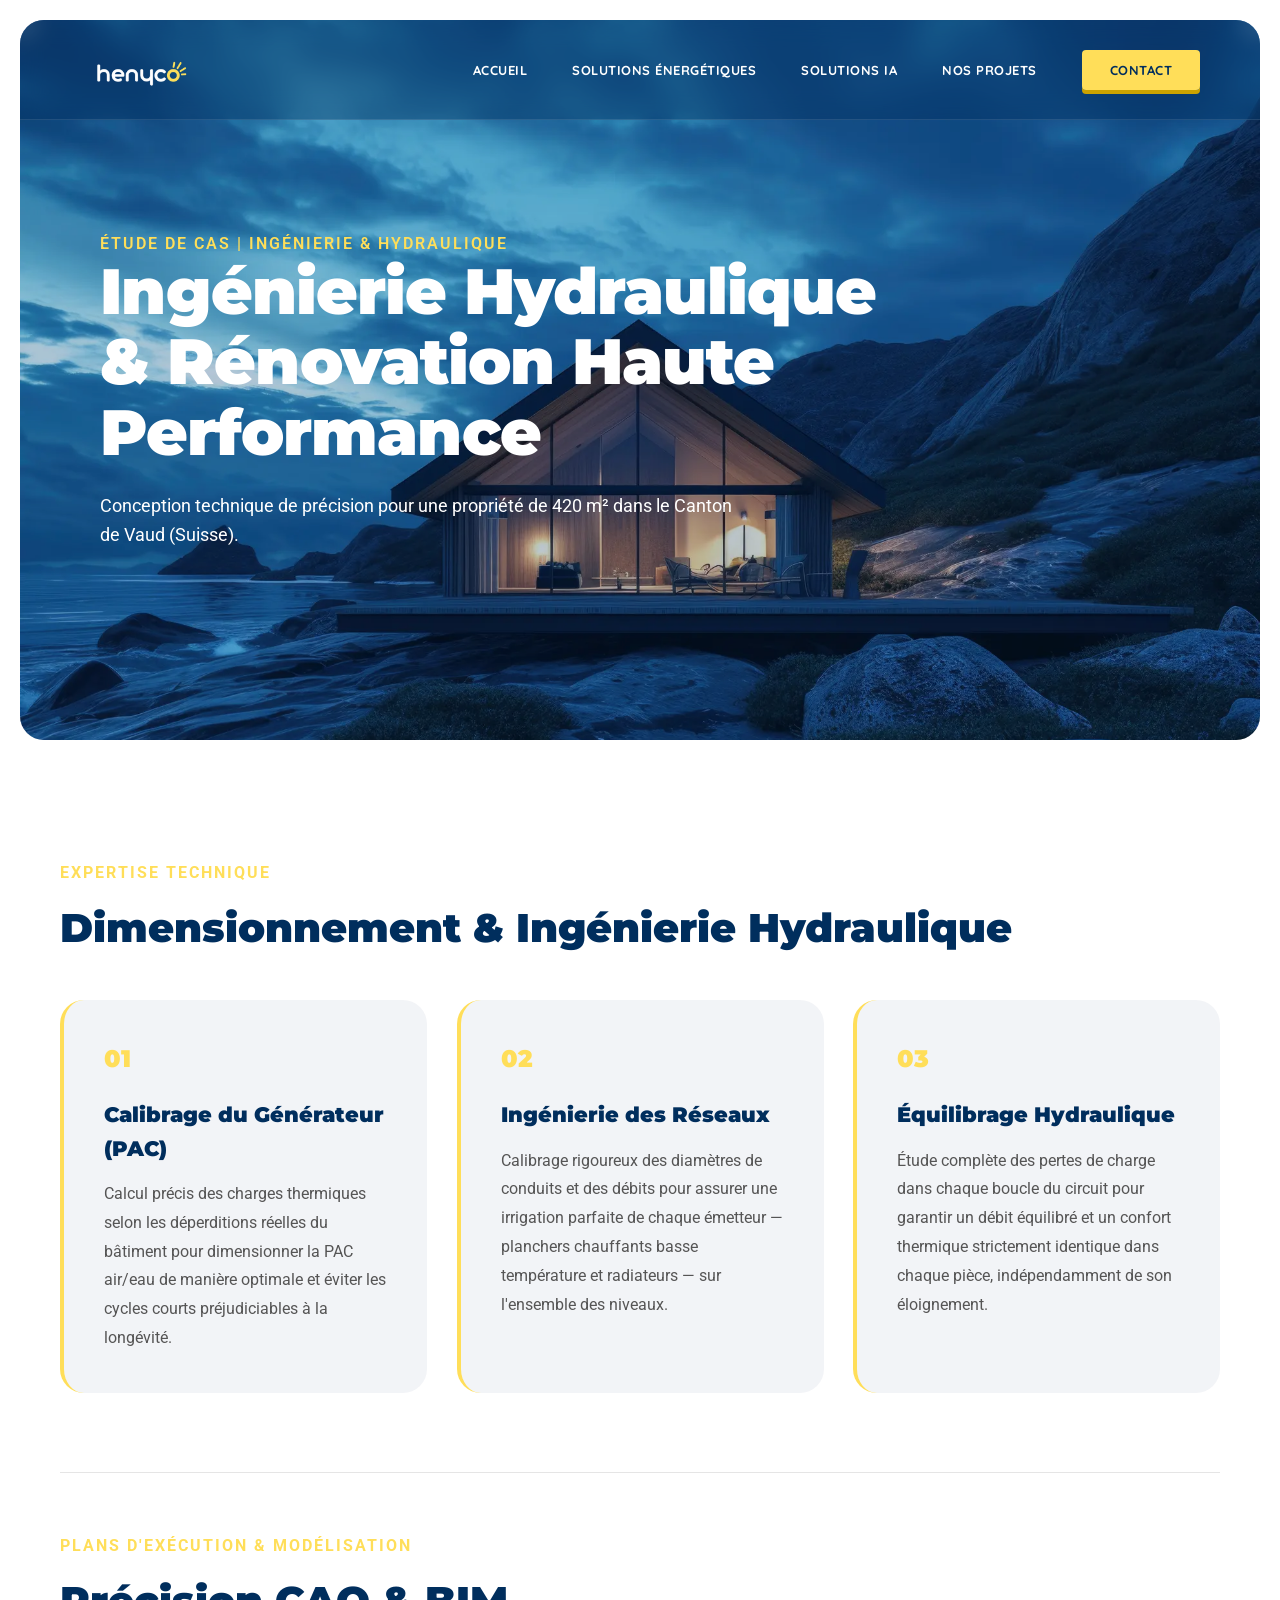
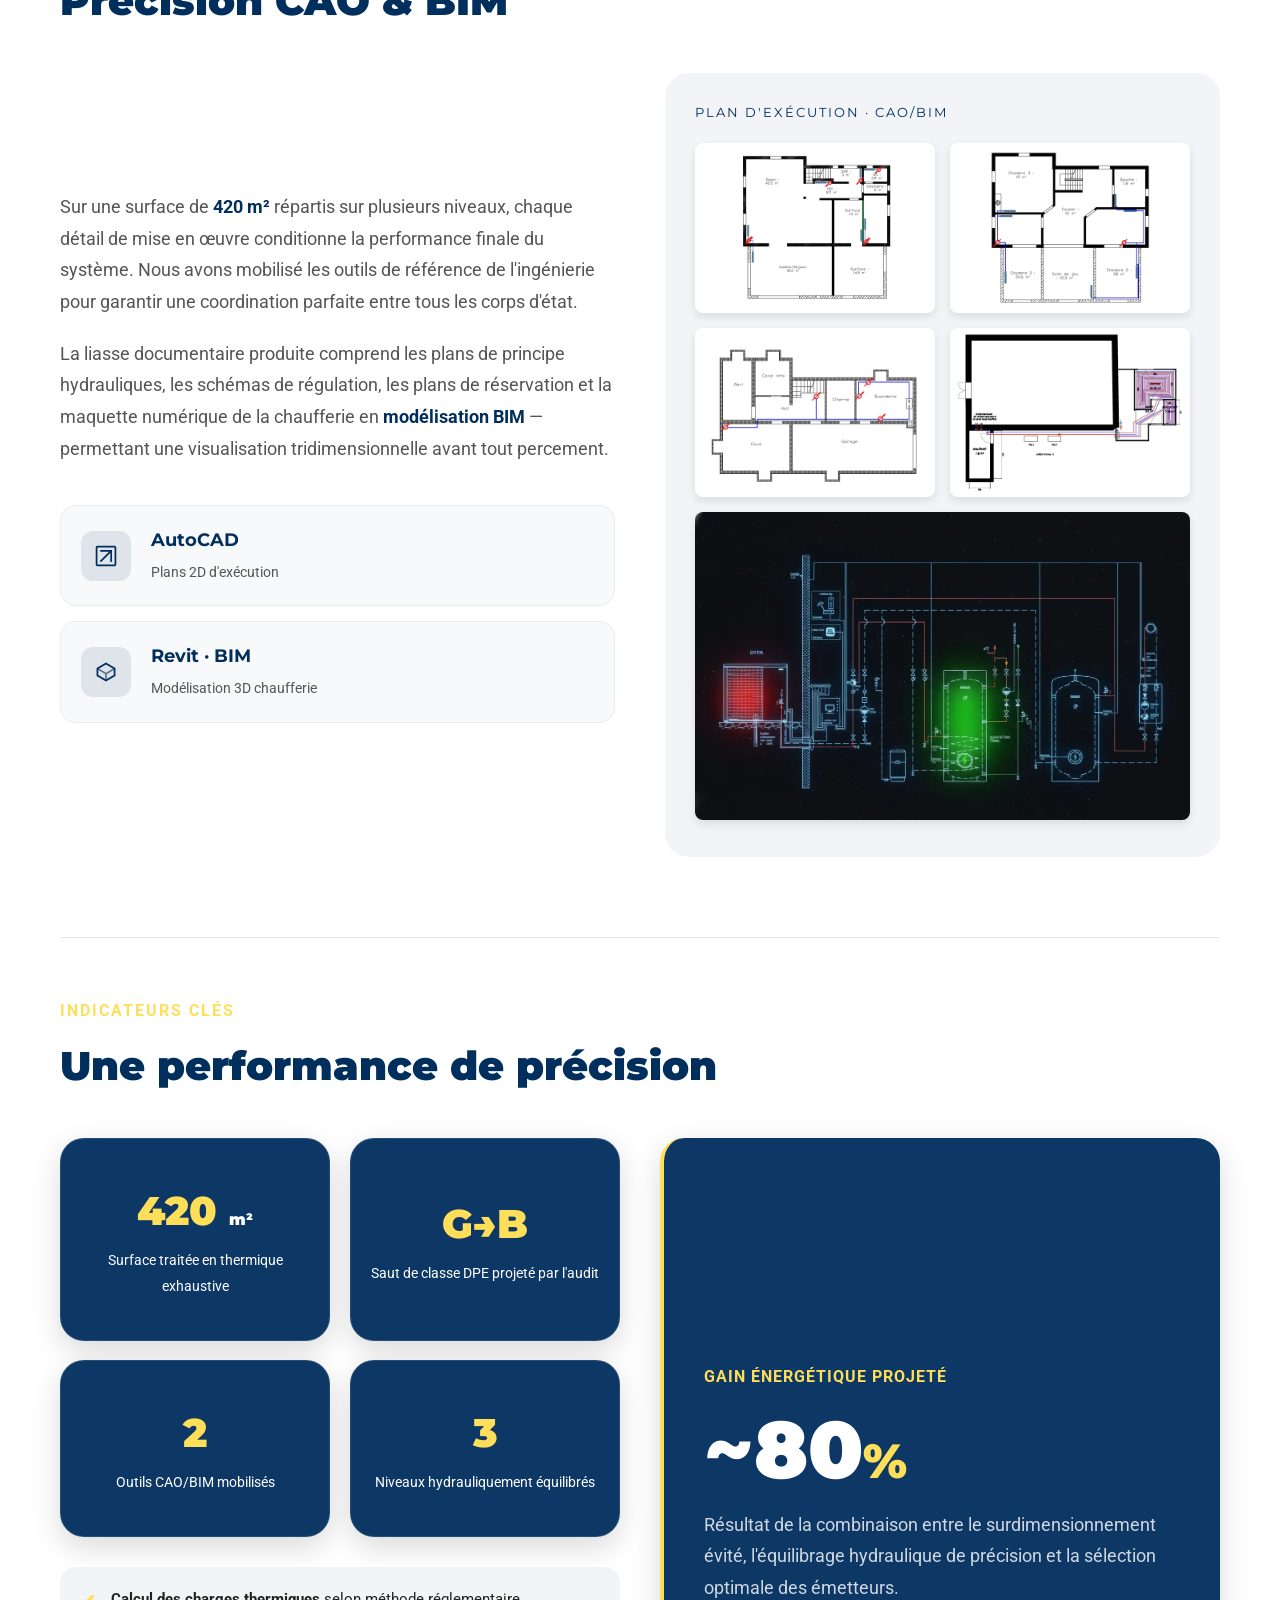
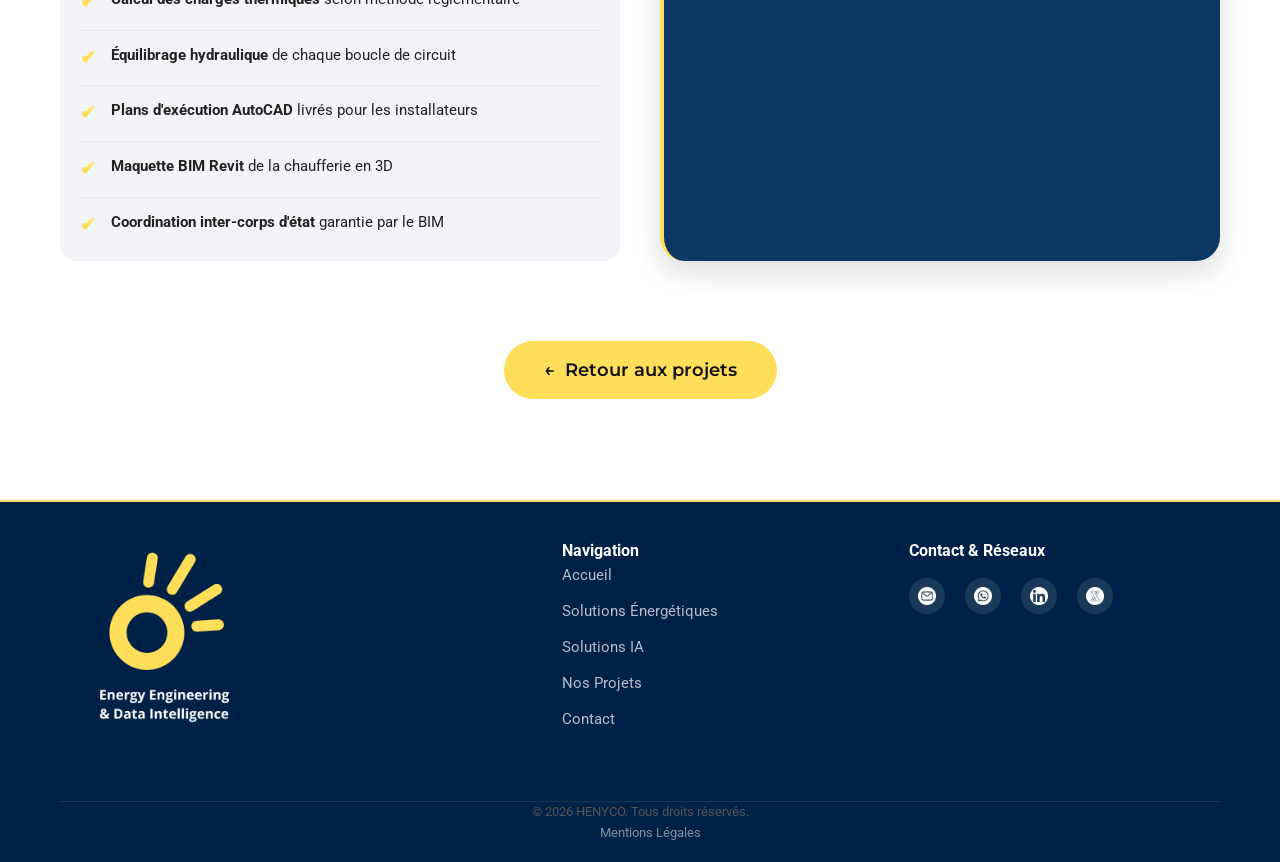
<file: projet-2.html>
<!DOCTYPE html>
<html lang="fr">

<head>
    <meta charset="UTF-8">
    <meta name="viewport" content="width=device-width, initial-scale=1.0">
    <title>Étude de Cas | Ingénierie Hydraulique – HENYCO</title>
    <link rel="stylesheet" href="style.css">
    <style>
        .kpi-card {
            background: rgba(0, 46, 93, 0.95);
            backdrop-filter: blur(15px);
            -webkit-backdrop-filter: blur(15px);
            border-radius: 24px;
            padding: 40px 20px;
            text-align: center;
            color: white;
            box-shadow: 0 10px 30px rgba(0, 0, 0, 0.15);
            transition: transform 0.3s ease, box-shadow 0.3s ease;
            display: flex;
            flex-direction: column;
            justify-content: center;
            align-items: center;
            border: 1px solid rgba(255, 255, 255, 0.1);
        }

        .kpi-card:hover {
            transform: translateY(-10px);
            box-shadow: 0 15px 40px rgba(0, 0, 0, 0.25);
        }

        .pillar-card {
            background: rgba(0, 46, 93, 0.05);
            border-radius: 24px;
            padding: 40px;
            border-left: 4px solid var(--accent-color);
            transition: transform 0.3s ease;
        }

        .pillar-card:hover {
            transform: translateY(-5px);
        }

        .software-card {
            display: flex;
            align-items: center;
            gap: 20px;
            background: var(--light-bg);
            border-radius: 16px;
            padding: 20px;
            margin-bottom: 15px;
            border: 1px solid rgba(0,0,0,0.05);
        }
        
        .software-icon {
            width: 50px;
            height: 50px;
            background: rgba(0, 46, 93, 0.1);
            border-radius: 12px;
            display: flex;
            align-items: center;
            justify-content: center;
            flex-shrink: 0;
        }
    </style>
</head>

<body>
    <header class="immersive-hero-container">
        <nav class="glass-nav">
            <div class="logo">
                <a href="index.html"><img src="henyco logo.webp" alt="HENYCO Logo"></a>
            </div>
            <ul class="nav-links">
                <li><a href="index.html">Accueil</a></li>
                <li><a href="solutions-energetiques.html">Solutions Énergétiques</a></li>
                <li><a href="solutions-ia.html">Solutions IA</a></li>
                <li><a href="projets.html">Nos Projets</a></li>
                <li><a href="contact.html">Contact</a></li>
            </ul>
        </nav>
        <div class="hero-background" style="background-image: url('page 2.webp');"></div>
        <div class="hero-overlay"></div>
        <div class="hero-content">
            <span style="color: var(--accent-color); font-weight: 600; text-transform: uppercase; letter-spacing: 2px;">Étude de Cas | Ingénierie & Hydraulique</span>
            <h1 class="fade-in">Ingénierie Hydraulique & Rénovation Haute Performance</h1>
            <p class="fade-in" style="transition-delay: 0.2s;">Conception technique de précision pour une propriété de 420 m² dans le Canton de Vaud (Suisse).</p>
        </div>
    </header>

    <main class="section-intro" style="text-align: left; background: white; padding-bottom: 100px;">
        <div class="container" style="max-width: 1200px; margin: 0 auto;">
            
            <!-- EXPERTISE TECHNIQUE -->
            <div style="margin-bottom: 80px;" class="fade-in">
                <div style="margin-bottom: 40px;">
                    <span style="color: var(--accent-color); font-weight: 700; text-transform: uppercase; letter-spacing: 2px;">Expertise Technique</span>
                    <h2 style="font-size: 2.5rem; margin-top: 10px;">Dimensionnement & Ingénierie Hydraulique</h2>
                </div>
                
                <div style="display: grid; grid-template-columns: repeat(auto-fit, minmax(300px, 1fr)); gap: 30px;">
                    <!-- Pillar 1 -->
                    <div class="pillar-card fade-in">
                        <div style="font-family: 'Montserrat', sans-serif; font-size: 1.5rem; color: var(--accent-color); font-weight: 900; margin-bottom: 20px;">01</div>
                        <h3 style="margin-bottom: 15px; font-size: 1.3rem;">Calibrage du Générateur (PAC)</h3>
                        <p style="font-size: 1rem;">Calcul précis des charges thermiques selon les déperditions réelles du bâtiment pour dimensionner la PAC air/eau de manière optimale et éviter les cycles courts préjudiciables à la longévité.</p>
                    </div>

                    <!-- Pillar 2 -->
                    <div class="pillar-card fade-in" style="transition-delay: 0.1s;">
                        <div style="font-family: 'Montserrat', sans-serif; font-size: 1.5rem; color: var(--accent-color); font-weight: 900; margin-bottom: 20px;">02</div>
                        <h3 style="margin-bottom: 15px; font-size: 1.3rem;">Ingénierie des Réseaux</h3>
                        <p style="font-size: 1rem;">Calibrage rigoureux des diamètres de conduits et des débits pour assurer une irrigation parfaite de chaque émetteur — planchers chauffants basse température et radiateurs — sur l'ensemble des niveaux.</p>
                    </div>

                    <!-- Pillar 3 -->
                    <div class="pillar-card fade-in" style="transition-delay: 0.2s;">
                        <div style="font-family: 'Montserrat', sans-serif; font-size: 1.5rem; color: var(--accent-color); font-weight: 900; margin-bottom: 20px;">03</div>
                        <h3 style="margin-bottom: 15px; font-size: 1.3rem;">Équilibrage Hydraulique</h3>
                        <p style="font-size: 1rem;">Étude complète des pertes de charge dans chaque boucle du circuit pour garantir un débit équilibré et un confort thermique strictement identique dans chaque pièce, indépendamment de son éloignement.</p>
                    </div>
                </div>
            </div>

            <hr style="border: none; border-top: 1px solid rgba(0,0,0,0.1); margin: 60px 0;">

            <!-- CAO / BIM -->
            <div style="margin-bottom: 80px;" class="fade-in">
                <div style="margin-bottom: 40px;">
                    <span style="color: var(--accent-color); font-weight: 700; text-transform: uppercase; letter-spacing: 2px;">Plans d'Exécution & Modélisation</span>
                    <h2 style="font-size: 2.5rem; margin-top: 10px;">Précision CAO & BIM</h2>
                </div>

                <div style="display: grid; grid-template-columns: repeat(auto-fit, minmax(400px, 1fr)); gap: 50px; align-items: center;">
                    <div>
                        <p style="font-size: 1.1rem; margin-bottom: 20px;">
                            Sur une surface de <strong style="color: var(--primary-color);">420 m²</strong> répartis sur plusieurs
                            niveaux, chaque détail de mise en œuvre conditionne la performance finale du système. Nous
                            avons mobilisé les outils de référence de l'ingénierie pour garantir une coordination parfaite
                            entre tous les corps d'état.
                        </p>
                        <p style="font-size: 1.1rem; margin-bottom: 40px;">
                            La liasse documentaire produite comprend les plans de principe hydrauliques, les schémas
                            de régulation, les plans de réservation et la maquette numérique de la chaufferie en
                            <strong style="color: var(--primary-color);">modélisation BIM</strong> — permettant une visualisation
                            tridimensionnelle avant tout percement.
                        </p>

                        <div class="software-card">
                            <div class="software-icon">
                                <svg width="24" height="24" viewBox="0 0 28 28" fill="none" xmlns="http://www.w3.org/2000/svg">
                                  <rect x="3" y="3" width="22" height="22" rx="1" stroke="#002E5D" stroke-width="2"/>
                                  <path d="M8 20L20 8M8 8h12v12" stroke="#002E5D" stroke-width="2" stroke-linecap="round"/>
                                </svg>
                            </div>
                            <div>
                                <h4 style="color: var(--primary-color); font-family: 'Montserrat', sans-serif; font-size: 1.1rem;">AutoCAD</h4>
                                <p style="font-size: 0.9rem; margin-top: 5px;">Plans 2D d'exécution</p>
                            </div>
                        </div>

                        <div class="software-card">
                            <div class="software-icon">
                                <svg width="24" height="24" viewBox="0 0 28 28" fill="none" xmlns="http://www.w3.org/2000/svg">
                                  <path d="M14 4L4 10v8l10 6 10-6V10L14 4z" stroke="#002E5D" stroke-width="2"/>
                                  <path d="M4 10l10 6 10-6M14 16v8" stroke="#002E5D" stroke-width="2" opacity="0.6"/>
                                </svg>
                            </div>
                            <div>
                                <h4 style="color: var(--primary-color); font-family: 'Montserrat', sans-serif; font-size: 1.1rem;">Revit · BIM</h4>
                                <p style="font-size: 0.9rem; margin-top: 5px;">Modélisation 3D chaufferie</p>
                            </div>
                        </div>
                    </div>

                    <!-- Visual / Images -->
                    <div style="background: rgba(0, 46, 93, 0.05); border-radius: 24px; padding: 30px;">
                        <span style="font-family: 'Montserrat', sans-serif; font-size: 0.8rem; letter-spacing: 2px; text-transform: uppercase; color: var(--primary-color); margin-bottom: 20px; display: block;">PLAN D'EXÉCUTION · CAO/BIM</span>
                        <div style="display: grid; grid-template-columns: repeat(2, 1fr); gap: 15px;">
                            <img src="Projet 2/rdc.webp" alt="Plan RDC" style="width: 100%; height: 100%; object-fit: cover; border-radius: 8px; box-shadow: 0 4px 10px rgba(0,0,0,0.1);">
                            <img src="Projet 2/rdc+1.webp" alt="Plan RDC+1" style="width: 100%; height: 100%; object-fit: cover; border-radius: 8px; box-shadow: 0 4px 10px rgba(0,0,0,0.1);">
                            <img src="Projet 2/ss.webp" alt="Plan Sous-sol" style="width: 100%; height: 100%; object-fit: cover; border-radius: 8px; box-shadow: 0 4px 10px rgba(0,0,0,0.1);">
                            <img src="Projet 2/PLANCHER.webp" alt="Détail Plancher" style="width: 100%; height: 100%; object-fit: cover; border-radius: 8px; box-shadow: 0 4px 10px rgba(0,0,0,0.1);">
                        </div>
                        <img src="Projet 2/11.webp" alt="Plan supplémentaire" style="margin-top: 15px; width: 100%; height: auto; object-fit: cover; border-radius: 8px; box-shadow: 0 4px 10px rgba(0,0,0,0.1);">
                    </div>
                </div>
            </div>

            <hr style="border: none; border-top: 1px solid rgba(0,0,0,0.1); margin: 60px 0;">

            <!-- RÉSULTATS -->
            <div style="margin-bottom: 80px;" class="fade-in">
                <div style="margin-bottom: 40px;">
                    <span style="color: var(--accent-color); font-weight: 700; text-transform: uppercase; letter-spacing: 2px;">Indicateurs Clés</span>
                    <h2 style="font-size: 2.5rem; margin-top: 10px;">Une performance de précision</h2>
                </div>

                <div style="display: grid; grid-template-columns: repeat(auto-fit, minmax(350px, 1fr)); gap: 40px;">
                    <!-- Gauche: KPIs & Checklist -->
                    <div>
                        <div style="display: grid; grid-template-columns: repeat(2, 1fr); gap: 20px;">
                           <div class="kpi-card fade-in">
                               <h2 style="color: var(--accent-color); font-size: 2.5rem; margin-bottom: 5px;">420 <span style="font-size: 1rem; color: white;">m²</span></h2>
                               <p style="color: white; font-size: 0.9rem;">Surface traitée en thermique exhaustive</p>
                           </div>
                           <div class="kpi-card fade-in" style="transition-delay: 0.1s;">
                               <h2 style="color: var(--accent-color); font-size: 2.5rem; margin-bottom: 5px;">G&rarr;B</h2>
                               <p style="color: white; font-size: 0.9rem;">Saut de classe DPE projeté par l'audit</p>
                           </div>
                           <div class="kpi-card fade-in" style="transition-delay: 0.2s;">
                               <h2 style="color: var(--accent-color); font-size: 2.5rem; margin-bottom: 5px;">2</h2>
                               <p style="color: white; font-size: 0.9rem;">Outils CAO/BIM mobilisés</p>
                           </div>
                           <div class="kpi-card fade-in" style="transition-delay: 0.3s;">
                               <h2 style="color: var(--accent-color); font-size: 2.5rem; margin-bottom: 5px;">3</h2>
                               <p style="color: white; font-size: 0.9rem;">Niveaux hydrauliquement équilibrés</p>
                           </div>
                        </div>

                        <div class="compliance-list fade-in" style="margin-top: 30px; background: rgba(0,46,93,0.05); padding: 20px; border-radius: 16px;">
                            <div style="display: flex; align-items: flex-start; gap: 15px; margin-bottom: 12px; border-bottom: 1px solid rgba(0,0,0,0.05); padding-bottom: 12px;">
                                <span style="color: var(--accent-color); font-weight: bold; font-size: 1.2rem;">✔</span>
                                <span style="font-size: 0.95rem;"><strong>Calcul des charges thermiques</strong> selon méthode réglementaire</span>
                            </div>
                            <div style="display: flex; align-items: flex-start; gap: 15px; margin-bottom: 12px; border-bottom: 1px solid rgba(0,0,0,0.05); padding-bottom: 12px;">
                                <span style="color: var(--accent-color); font-weight: bold; font-size: 1.2rem;">✔</span>
                                <span style="font-size: 0.95rem;"><strong>Équilibrage hydraulique</strong> de chaque boucle de circuit</span>
                            </div>
                            <div style="display: flex; align-items: flex-start; gap: 15px; margin-bottom: 12px; border-bottom: 1px solid rgba(0,0,0,0.05); padding-bottom: 12px;">
                                <span style="color: var(--accent-color); font-weight: bold; font-size: 1.2rem;">✔</span>
                                <span style="font-size: 0.95rem;"><strong>Plans d'exécution AutoCAD</strong> livrés pour les installateurs</span>
                            </div>
                            <div style="display: flex; align-items: flex-start; gap: 15px; margin-bottom: 12px; border-bottom: 1px solid rgba(0,0,0,0.05); padding-bottom: 12px;">
                                <span style="color: var(--accent-color); font-weight: bold; font-size: 1.2rem;">✔</span>
                                <span style="font-size: 0.95rem;"><strong>Maquette BIM Revit</strong> de la chaufferie en 3D</span>
                            </div>
                            <div style="display: flex; align-items: flex-start; gap: 15px;">
                                <span style="color: var(--accent-color); font-weight: bold; font-size: 1.2rem;">✔</span>
                                <span style="font-size: 0.95rem;"><strong>Coordination inter-corps d'état</strong> garantie par le BIM</span>
                            </div>
                        </div>
                    </div>

                    <!-- Droite: Hero saving -->
                    <div style="background: rgba(0, 46, 93, 0.95); border-radius: 24px; padding: 50px 40px; color: white; display: flex; flex-direction: column; justify-content: center; box-shadow: 0 10px 30px rgba(0,0,0,0.15); border-left: 4px solid var(--accent-color);">
                        <div style="font-weight: 700; text-transform: uppercase; color: var(--accent-color); letter-spacing: 1px; margin-bottom: 20px;">Gain énergétique projeté</div>
                        <div style="font-family: 'Montserrat', sans-serif; font-size: 5rem; font-weight: 900; line-height: 1; margin-bottom: 20px;">~80<span style="font-size: 3rem; color: var(--accent-color);">%</span></div>
                        <p style="color: rgba(255,255,255,0.8); font-size: 1.1rem; margin-bottom: 30px;">
                            Résultat de la combinaison entre le surdimensionnement évité, l'équilibrage hydraulique de précision et la sélection optimale des émetteurs.
                        </p>
                    </div>
                </div>
            </div>

            <!-- BACK -->
            <div style="text-align: center;" class="fade-in">
                <a href="projets.html" class="btn-primary" style="font-size: 1.1rem; padding: 15px 40px; border-radius: 50px; display: inline-flex; align-items: center; gap: 10px;">
                    <span>&larr;</span> Retour aux projets
                </a>
            </div>

        </div>
    </main>

    <footer>
        <div class="footer-container">
            <div class="footer-expertise">
                <div class="footer-logo">
                    <a href="index.html"><img src="FOOTER LOGO.jpg" alt="HENYCO Logo"></a>
                </div>
            </div>
            <div class="footer-column">
                <h4>Navigation</h4>
                <div class="footer-links">
                    <a href="index.html">Accueil</a>
                    <a href="solutions-energetiques.html">Solutions Énergétiques</a>
                    <a href="solutions-ia.html">Solutions IA</a>
                    <a href="projets.html">Nos Projets</a>
                    <a href="contact.html">Contact</a>
                </div>
            </div>
            <div class="footer-column">
                <h4>Contact & Réseaux</h4>
                <div class="footer-social-row">
                    <a href="mailto:contact@henyco.com"><img src="ICONS/MAIL.webp" alt="Email"></a>
                    <a href="https://wa.me/21620669007"><img src="ICONS/WHATSAPP.webp" alt="WhatsApp"></a>
                    <a href="https://www.linkedin.com/company/henyco" target="_blank"><img src="ICONS/LINKEDIN.webp"
                            alt="LinkedIn"></a>
                    <a href="https://x.com/henyco_" target="_blank"><img src="ICONS/X.webp" alt="X"></a>
                </div>
            </div>
        </div>
        <div class="footer-bottom">
            <div class="copyright">
                <p>© 2026 HENYCO. Tous droits réservés.</p>
            </div>
            <div class="legal-links">
                <a href="#">Mentions Légales</a>
            </div>
        </div>
    </footer>

    <script src="script.js"></script>
</body>

</html>
</file>
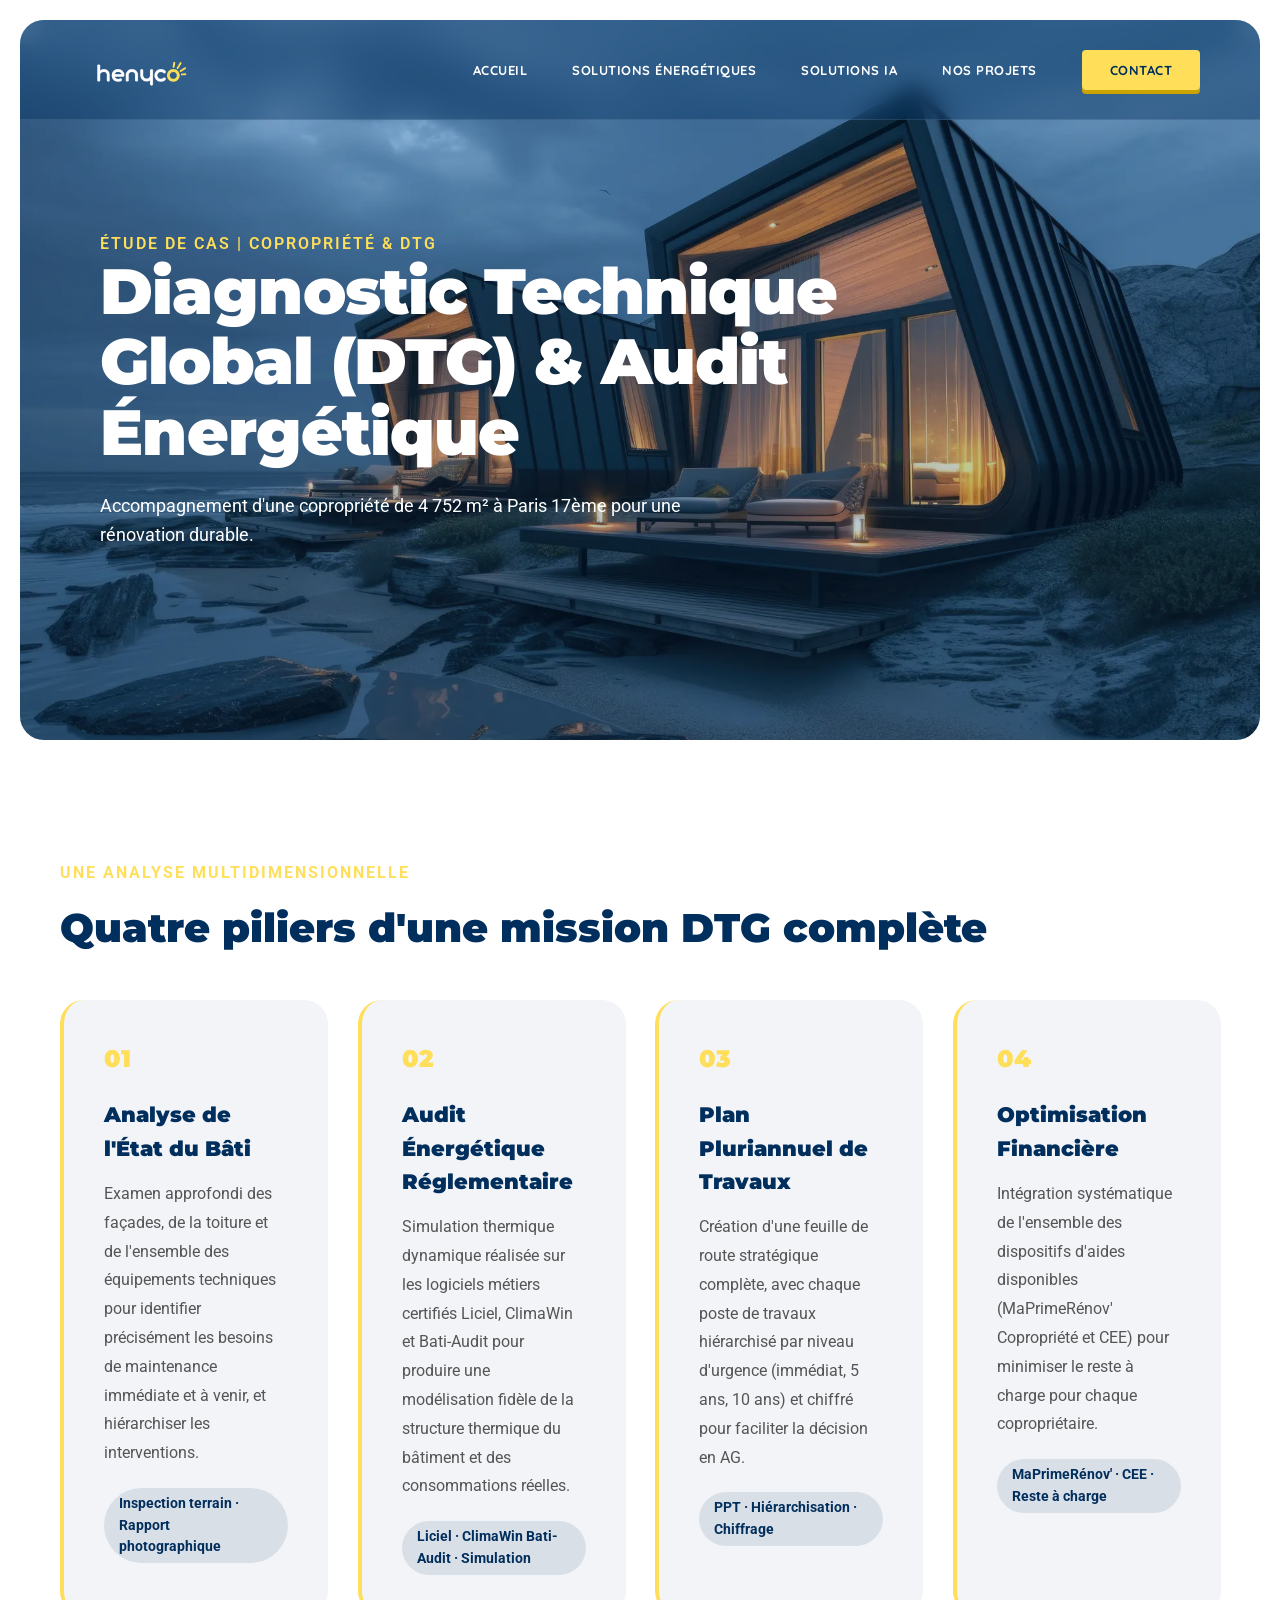
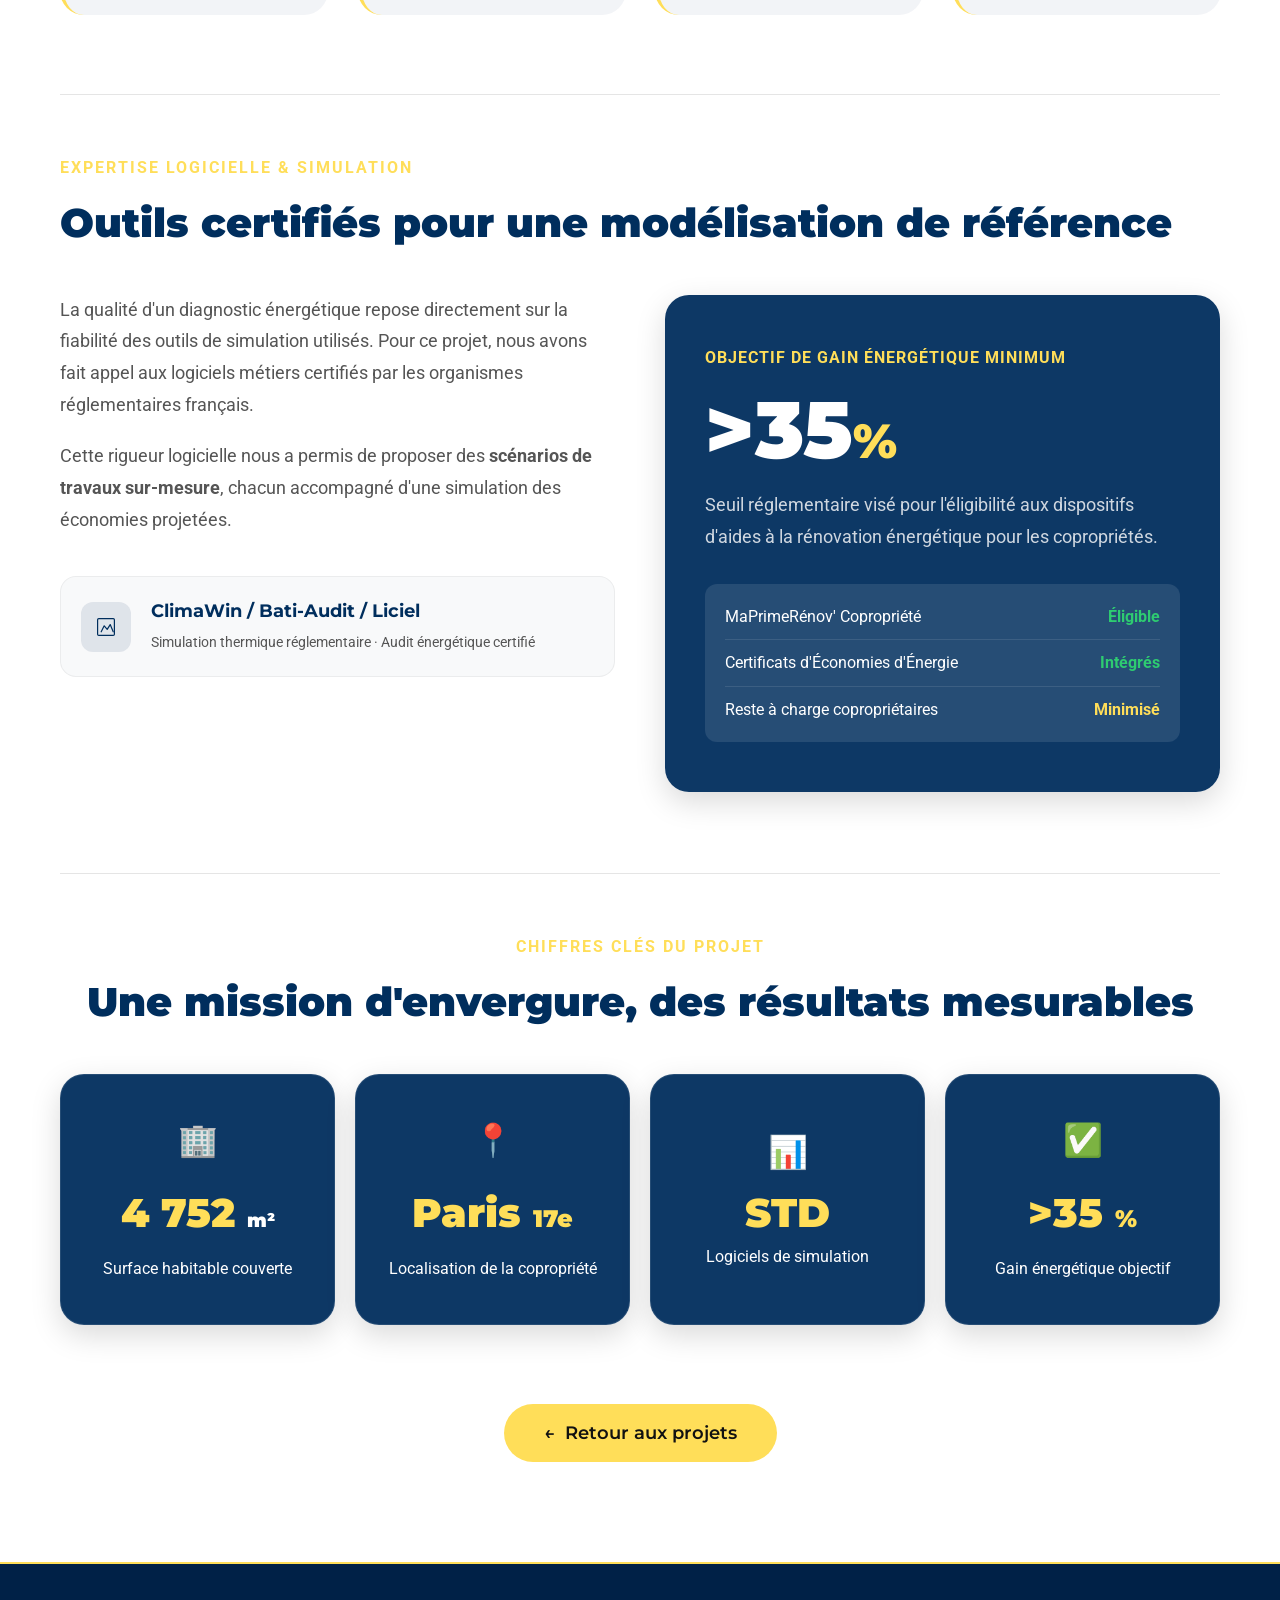
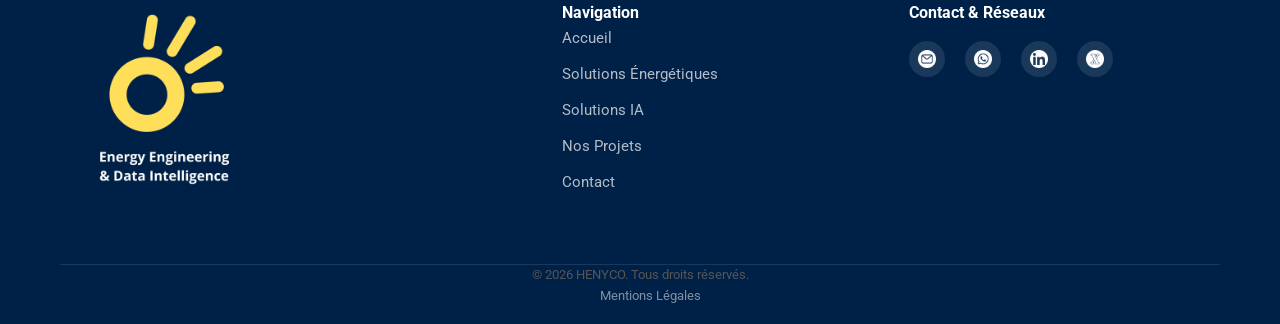
<file: projet-3.html>
<!DOCTYPE html>
<html lang="fr">

<head>
    <meta charset="UTF-8">
    <meta name="viewport" content="width=device-width, initial-scale=1.0">
    <title>Étude de Cas | DTG Copropriété – HENYCO</title>
    <link rel="stylesheet" href="style.css">
    <style>
        .kpi-card {
            background: rgba(0, 46, 93, 0.95);
            backdrop-filter: blur(15px);
            -webkit-backdrop-filter: blur(15px);
            border-radius: 24px;
            padding: 40px 20px;
            text-align: center;
            color: white;
            box-shadow: 0 10px 30px rgba(0, 0, 0, 0.15);
            transition: transform 0.3s ease, box-shadow 0.3s ease;
            display: flex;
            flex-direction: column;
            justify-content: center;
            align-items: center;
            border: 1px solid rgba(255, 255, 255, 0.1);
        }

        .kpi-card:hover {
            transform: translateY(-10px);
            box-shadow: 0 15px 40px rgba(0, 0, 0, 0.25);
        }

        .pillar-card {
            background: rgba(0, 46, 93, 0.05);
            border-radius: 24px;
            padding: 40px;
            border-left: 4px solid var(--accent-color);
            transition: transform 0.3s ease;
        }

        .pillar-card:hover {
            transform: translateY(-5px);
        }

        .software-card {
            display: flex;
            align-items: center;
            gap: 20px;
            background: var(--light-bg);
            border-radius: 16px;
            padding: 20px;
            margin-bottom: 15px;
            border: 1px solid rgba(0, 0, 0, 0.05);
        }

        .software-icon {
            width: 50px;
            height: 50px;
            background: rgba(0, 46, 93, 0.1);
            border-radius: 12px;
            display: flex;
            align-items: center;
            justify-content: center;
            flex-shrink: 0;
        }
    </style>
</head>

<body>
    <header class="immersive-hero-container">
        <nav class="glass-nav">
            <div class="logo">
                <a href="index.html"><img src="henyco logo.webp" alt="HENYCO Logo"></a>
            </div>
            <ul class="nav-links">
                <li><a href="index.html">Accueil</a></li>
                <li><a href="solutions-energetiques.html">Solutions Énergétiques</a></li>
                <li><a href="solutions-ia.html">Solutions IA</a></li>
                <li><a href="projets.html">Nos Projets</a></li>
                <li><a href="contact.html">Contact</a></li>
            </ul>
        </nav>
        <div class="hero-background" style="background-image: url('page 3.webp');"></div>
        <div class="hero-overlay"></div>
        <div class="hero-content">
            <span
                style="color: var(--accent-color); font-weight: 600; text-transform: uppercase; letter-spacing: 2px;">Étude
                de Cas | Copropriété & DTG</span>
            <h1 class="fade-in">Diagnostic Technique Global (DTG) & Audit Énergétique</h1>
            <p class="fade-in" style="transition-delay: 0.2s;">Accompagnement d'une copropriété de 4 752 m² à Paris
                17ème pour une rénovation durable.</p>
        </div>
    </header>

    <main class="section-intro" style="text-align: left; background: white; padding-bottom: 100px;">
        <div class="container" style="max-width: 1200px; margin: 0 auto;">

            <!-- 4 PILLIERS -->
            <div style="margin-bottom: 80px;" class="fade-in">
                <div style="margin-bottom: 40px;">
                    <span
                        style="color: var(--accent-color); font-weight: 700; text-transform: uppercase; letter-spacing: 2px;">Une
                        Analyse Multidimensionnelle</span>
                    <h2 style="font-size: 2.5rem; margin-top: 10px;">Quatre piliers d'une mission DTG complète</h2>
                </div>

                <div style="display: grid; grid-template-columns: repeat(auto-fit, minmax(250px, 1fr)); gap: 30px;">
                    <!-- Pillar 1 -->
                    <div class="pillar-card fade-in">
                        <div
                            style="font-family: 'Montserrat', sans-serif; font-size: 1.5rem; color: var(--accent-color); font-weight: 900; margin-bottom: 20px;">
                            01</div>
                        <h3 style="margin-bottom: 15px; font-size: 1.3rem;">Analyse de l'État du Bâti</h3>
                        <p style="font-size: 1rem;">Examen approfondi des façades, de la toiture et de l'ensemble des
                            équipements techniques pour identifier précisément les besoins de maintenance immédiate et à
                            venir, et hiérarchiser les interventions.</p>
                        <div
                            style="margin-top: 20px; font-size: 0.85rem; font-weight: 700; color: var(--primary-color); background: rgba(0,46,93,0.1); padding: 5px 15px; border-radius: 50px; display: inline-block;">
                            Inspection terrain · Rapport photographique</div>
                    </div>

                    <!-- Pillar 2 -->
                    <div class="pillar-card fade-in" style="transition-delay: 0.1s;">
                        <div
                            style="font-family: 'Montserrat', sans-serif; font-size: 1.5rem; color: var(--accent-color); font-weight: 900; margin-bottom: 20px;">
                            02</div>
                        <h3 style="margin-bottom: 15px; font-size: 1.3rem;">Audit Énergétique Réglementaire</h3>
                        <p style="font-size: 1rem;">Simulation thermique dynamique réalisée sur les logiciels métiers
                            certifiés Liciel, ClimaWin et Bati-Audit pour produire une modélisation fidèle de la
                            structure
                            thermique du bâtiment et des consommations réelles.</p>
                        <div
                            style="margin-top: 20px; font-size: 0.85rem; font-weight: 700; color: var(--primary-color); background: rgba(0,46,93,0.1); padding: 5px 15px; border-radius: 50px; display: inline-block;">
                            Liciel · ClimaWin Bati-Audit · Simulation</div>
                    </div>

                    <!-- Pillar 3 -->
                    <div class="pillar-card fade-in" style="transition-delay: 0.2s;">
                        <div
                            style="font-family: 'Montserrat', sans-serif; font-size: 1.5rem; color: var(--accent-color); font-weight: 900; margin-bottom: 20px;">
                            03</div>
                        <h3 style="margin-bottom: 15px; font-size: 1.3rem;">Plan Pluriannuel de Travaux</h3>
                        <p style="font-size: 1rem;">Création d'une feuille de route stratégique complète, avec chaque
                            poste de travaux hiérarchisé par niveau d'urgence (immédiat, 5 ans, 10 ans) et chiffré pour
                            faciliter la décision en AG.</p>
                        <div
                            style="margin-top: 20px; font-size: 0.85rem; font-weight: 700; color: var(--primary-color); background: rgba(0,46,93,0.1); padding: 5px 15px; border-radius: 50px; display: inline-block;">
                            PPT · Hiérarchisation · Chiffrage</div>
                    </div>

                    <!-- Pillar 4 -->
                    <div class="pillar-card fade-in" style="transition-delay: 0.3s;">
                        <div
                            style="font-family: 'Montserrat', sans-serif; font-size: 1.5rem; color: var(--accent-color); font-weight: 900; margin-bottom: 20px;">
                            04</div>
                        <h3 style="margin-bottom: 15px; font-size: 1.3rem;">Optimisation Financière</h3>
                        <p style="font-size: 1rem;">Intégration systématique de l'ensemble des dispositifs d'aides
                            disponibles (MaPrimeRénov' Copropriété et CEE) pour minimiser le reste à charge pour chaque
                            copropriétaire.</p>
                        <div
                            style="margin-top: 20px; font-size: 0.85rem; font-weight: 700; color: var(--primary-color); background: rgba(0,46,93,0.1); padding: 5px 15px; border-radius: 50px; display: inline-block;">
                            MaPrimeRénov' · CEE · Reste à charge</div>
                    </div>
                </div>
            </div>

            <hr style="border: none; border-top: 1px solid rgba(0,0,0,0.1); margin: 60px 0;">

            <!-- LOGICIELS -->
            <div style="margin-bottom: 80px;" class="fade-in">
                <div style="margin-bottom: 40px;">
                    <span
                        style="color: var(--accent-color); font-weight: 700; text-transform: uppercase; letter-spacing: 2px;">Expertise
                        Logicielle & Simulation</span>
                    <h2 style="font-size: 2.5rem; margin-top: 10px;">Outils certifiés pour une modélisation de référence
                    </h2>
                </div>

                <div
                    style="display: grid; grid-template-columns: repeat(auto-fit, minmax(400px, 1fr)); gap: 50px; align-items: start;">
                    <div>
                        <p style="font-size: 1.1rem; margin-bottom: 20px;">
                            La qualité d'un diagnostic énergétique repose directement sur la fiabilité des
                            outils de simulation utilisés. Pour ce projet, nous avons fait appel aux logiciels
                            métiers certifiés par les organismes réglementaires français.
                        </p>
                        <p style="font-size: 1.1rem; margin-bottom: 40px;">
                            Cette rigueur logicielle nous a permis de proposer des <strong>scénarios
                                de travaux sur-mesure</strong>, chacun accompagné d'une simulation des économies
                            projetées.
                        </p>

                        <div class="software-card">
                            <div class="software-icon">
                                <svg width="24" height="24" viewBox="0 0 40 40" fill="none"
                                    xmlns="http://www.w3.org/2000/svg">
                                    <rect x="6" y="6" width="28" height="28" rx="2" stroke="#002E5D" stroke-width="2" />
                                    <path d="M12 28l5-10 5 6 5-8 5 12" stroke="#002E5D" stroke-width="2"
                                        stroke-linecap="round" stroke-linejoin="round" />
                                </svg>
                            </div>
                            <div>
                                <h4
                                    style="color: var(--primary-color); font-family: 'Montserrat', sans-serif; font-size: 1.1rem;">
                                    ClimaWin / Bati-Audit / Liciel </h4>
                                <p style="font-size: 0.9rem; margin-top: 5px;">Simulation thermique réglementaire ·
                                    Audit énergétique certifié</p>
                            </div>
                        </div>

                    </div>

                    <div
                        style="background: rgba(0, 46, 93, 0.95); border-radius: 24px; padding: 50px 40px; color: white; display: flex; flex-direction: column; justify-content: center; box-shadow: 0 10px 30px rgba(0,0,0,0.15);">
                        <div
                            style="font-weight: 700; text-transform: uppercase; color: var(--accent-color); letter-spacing: 1px; margin-bottom: 20px;">
                            Objectif de gain énergétique minimum</div>
                        <div
                            style="font-family: 'Montserrat', sans-serif; font-size: 5rem; font-weight: 900; line-height: 1; margin-bottom: 20px;">
                            &gt;35<span style="font-size: 3rem; color: var(--accent-color);">%</span></div>
                        <p style="color: rgba(255,255,255,0.8); font-size: 1.1rem; margin-bottom: 30px;">
                            Seuil réglementaire visé pour l'éligibilité aux dispositifs d'aides à la rénovation
                            énergétique pour les copropriétés.
                        </p>

                        <div style="background: rgba(255,255,255,0.1); border-radius: 12px; padding: 20px;">
                            <div
                                style="display: flex; justify-content: space-between; margin-bottom: 10px; border-bottom: 1px solid rgba(255,255,255,0.1); padding-bottom: 10px;">
                                <span>MaPrimeRénov' Copropriété</span>
                                <span style="color: #2ECC71; font-weight: 700;">Éligible</span>
                            </div>
                            <div
                                style="display: flex; justify-content: space-between; margin-bottom: 10px; border-bottom: 1px solid rgba(255,255,255,0.1); padding-bottom: 10px;">
                                <span>Certificats d'Économies d'Énergie</span>
                                <span style="color: #2ECC71; font-weight: 700;">Intégrés</span>
                            </div>
                            <div style="display: flex; justify-content: space-between;">
                                <span>Reste à charge copropriétaires</span>
                                <span style="color: var(--accent-color); font-weight: 700;">Minimisé</span>
                            </div>
                        </div>
                    </div>
                </div>
            </div>

            <hr style="border: none; border-top: 1px solid rgba(0,0,0,0.1); margin: 60px 0;">

            <!-- KPIs -->
            <div style="margin-bottom: 80px;" class="fade-in">
                <div style="margin-bottom: 40px; text-align: center;">
                    <span
                        style="color: var(--accent-color); font-weight: 700; text-transform: uppercase; letter-spacing: 2px;">Chiffres
                        Clés du Projet</span>
                    <h2 style="font-size: 2.5rem; margin-top: 10px;">Une mission d'envergure, des résultats mesurables
                    </h2>
                </div>

                <div style="display: grid; grid-template-columns: repeat(auto-fit, minmax(200px, 1fr)); gap: 20px;">
                    <div class="kpi-card fade-in">
                        <div style="font-size: 2rem; margin-bottom: 15px;">🏢</div>
                        <h2
                            style="color: var(--accent-color); font-size: 2.5rem; margin-bottom: 10px; font-weight: 900;">
                            4 752 <span style="font-size: 1.2rem; color: white;">m²</span></h2>
                        <p style="color: white; font-size: 1rem;">Surface habitable couverte</p>
                    </div>
                    <div class="kpi-card fade-in" style="transition-delay: 0.1s;">
                        <div style="font-size: 2rem; margin-bottom: 15px;">📍</div>
                        <h2
                            style="color: var(--accent-color); font-size: 2.5rem; margin-bottom: 10px; font-weight: 900;">
                            Paris <span style="font-size: 1.5rem;">17e</span></h2>
                        <p style="color: white; font-size: 1rem;">Localisation de la copropriété</p>
                    </div>
                    <div class="kpi-card fade-in" style="transition-delay: 0.2s;">
                        <div style="font-size: 2rem; margin-bottom: 15px;">📊</div>
                        <h2
                            style="color: var(--accent-color); font-size: 2.5rem; margin-bottom: 10px; font-weight: 900; line-height: 1;">
                            STD <br><span style="font-size: 1rem; color: white;"></h2>
                        <p style="color: white; font-size: 1rem;">Logiciels de simulation</p>
                    </div>
                    <div class="kpi-card fade-in" style="transition-delay: 0.3s;">
                        <div style="font-size: 2rem; margin-bottom: 15px;">✅</div>
                        <h2
                            style="color: var(--accent-color); font-size: 2.5rem; margin-bottom: 10px; font-weight: 900;">
                            &gt;35 <span style="font-size: 1.5rem;">%</span></h2>
                        <p style="color: white; font-size: 1rem;">Gain énergétique objectif</p>
                    </div>
                </div>
            </div>

            <!-- BACK -->
            <div style="text-align: center;" class="fade-in">
                <a href="projets.html" class="btn-primary"
                    style="font-size: 1.1rem; padding: 15px 40px; border-radius: 50px; display: inline-flex; align-items: center; gap: 10px;">
                    <span>&larr;</span> Retour aux projets
                </a>
            </div>

        </div>
    </main>

    <footer>
        <div class="footer-container">
            <div class="footer-expertise">
                <div class="footer-logo">
                    <a href="index.html"><img src="FOOTER LOGO.jpg" alt="HENYCO Logo"></a>
                </div>
            </div>
            <div class="footer-column">
                <h4>Navigation</h4>
                <div class="footer-links">
                    <a href="index.html">Accueil</a>
                    <a href="solutions-energetiques.html">Solutions Énergétiques</a>
                    <a href="solutions-ia.html">Solutions IA</a>
                    <a href="projets.html">Nos Projets</a>
                    <a href="contact.html">Contact</a>
                </div>
            </div>
            <div class="footer-column">
                <h4>Contact & Réseaux</h4>
                <div class="footer-social-row">
                    <a href="mailto:contact@henyco.com"><img src="ICONS/MAIL.webp" alt="Email"></a>
                    <a href="https://wa.me/21620669007"><img src="ICONS/WHATSAPP.webp" alt="WhatsApp"></a>
                    <a href="https://www.linkedin.com/company/henyco" target="_blank"><img src="ICONS/LINKEDIN.webp"
                            alt="LinkedIn"></a>
                    <a href="https://x.com/henyco_" target="_blank"><img src="ICONS/X.webp" alt="X"></a>
                </div>
            </div>
        </div>
        <div class="footer-bottom">
            <div class="copyright">
                <p>© 2026 HENYCO. Tous droits réservés.</p>
            </div>
            <div class="legal-links">
                <a href="#">Mentions Légales</a>
            </div>
        </div>
    </footer>

    <script src="script.js"></script>
</body>

</html>
</file>
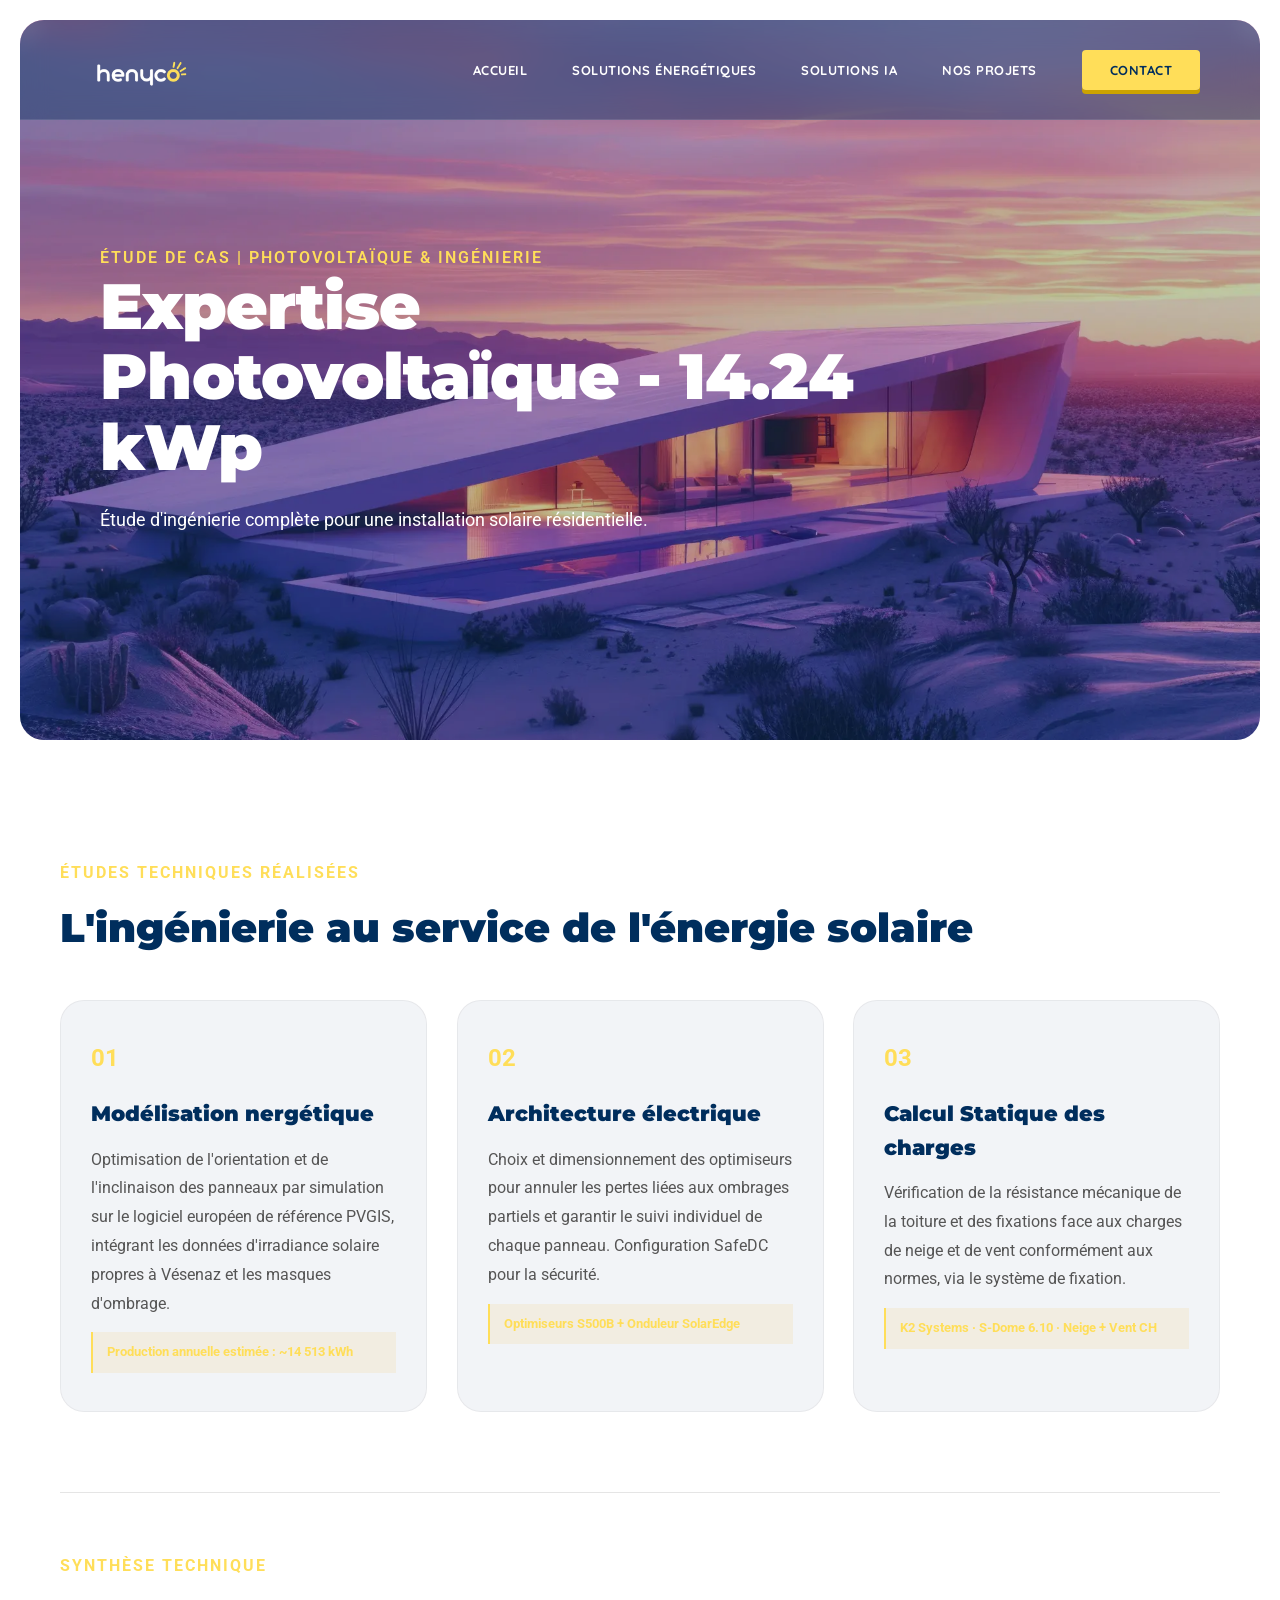
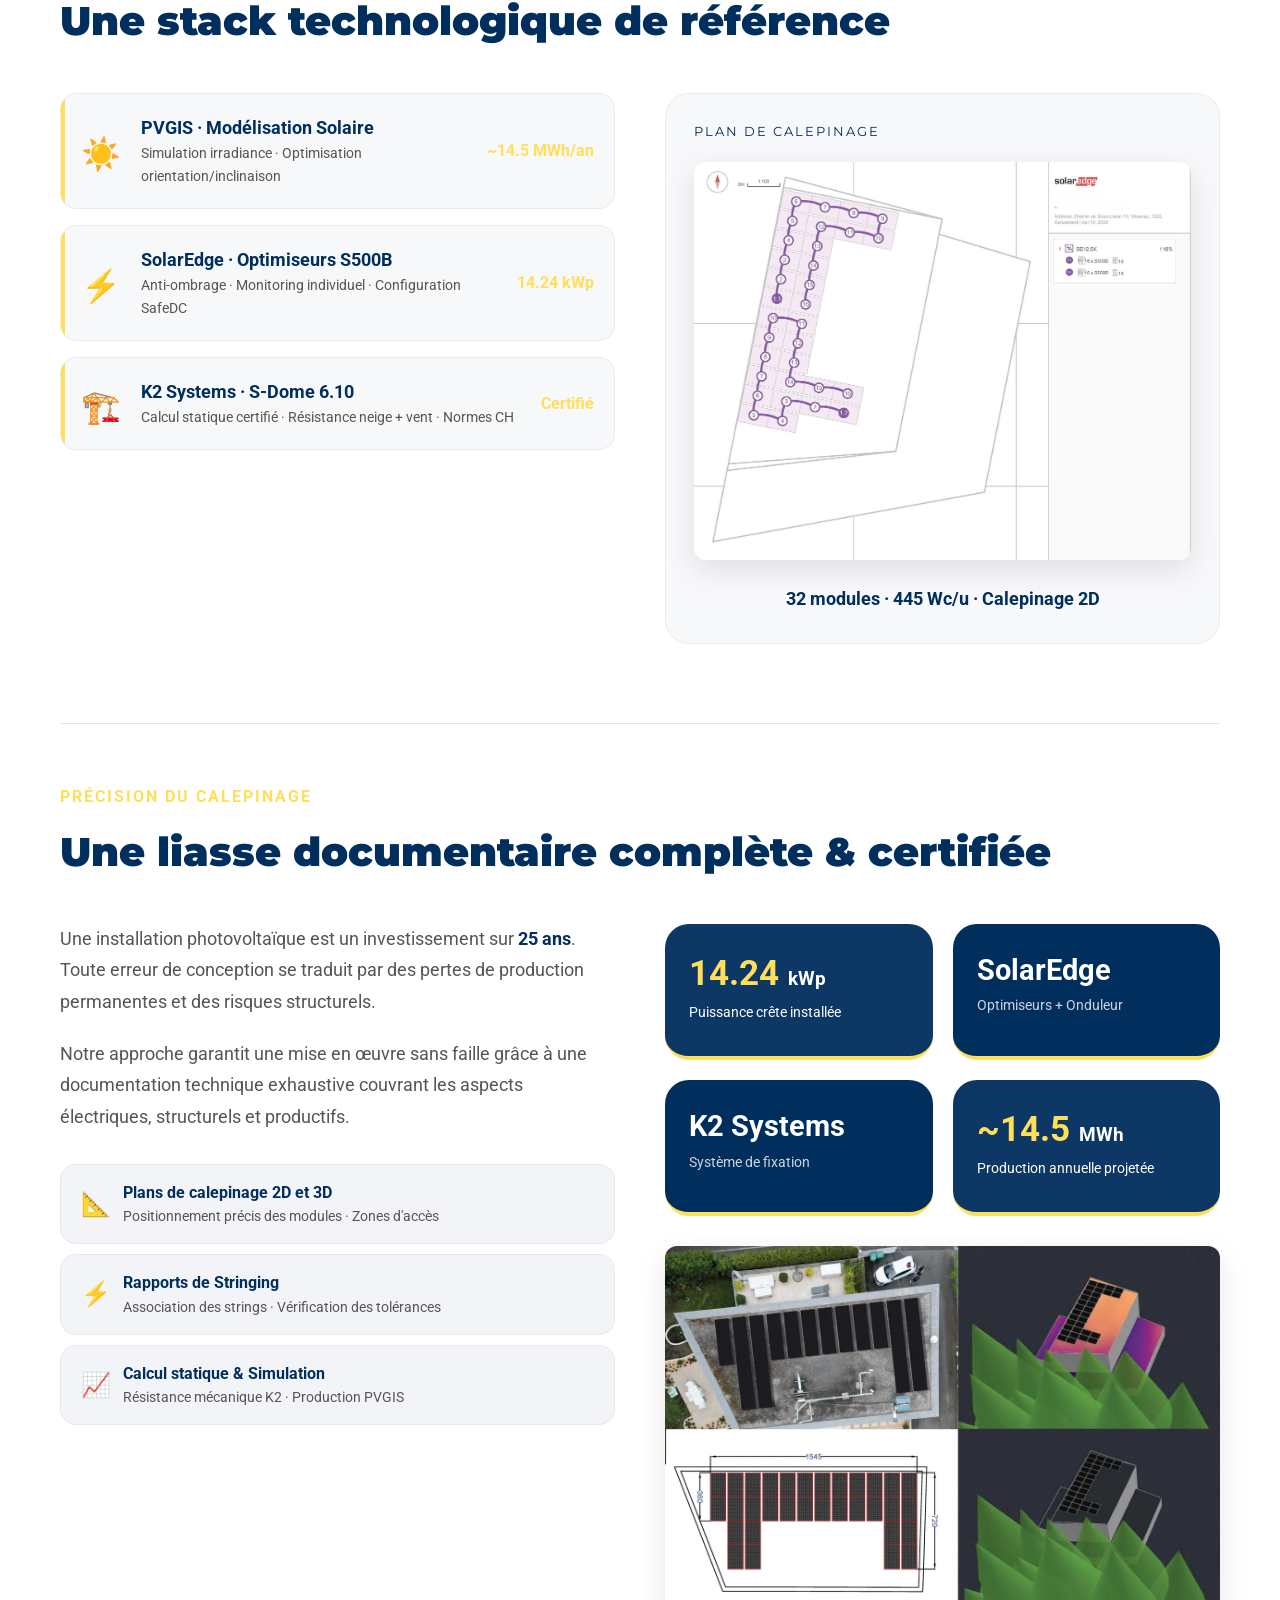
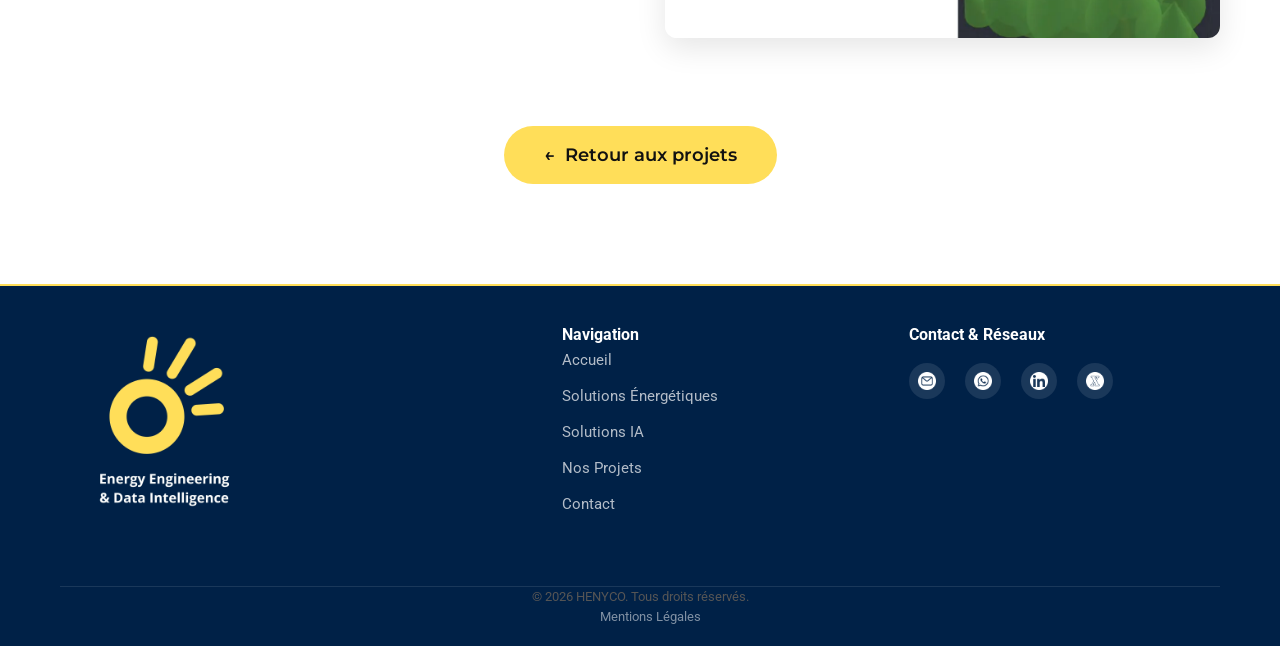
<file: projet-4.html>
<!DOCTYPE html>
<html lang="fr">

<head>
    <meta charset="UTF-8">
    <meta name="viewport" content="width=device-width, initial-scale=1.0">
    <title>Étude de Cas | Photovoltaïque Genève – HENYCO</title>
    <link rel="stylesheet" href="style.css">
    <style>
        .pv-card {
            background: rgba(0, 46, 93, 0.95);
            border: 1px solid rgba(255, 255, 255, 0.1);
            padding: 36px;
            width: 100%;
            border-radius: 24px;
            position: relative;
        }

        .pv-card::before {
            content: '';
            position: absolute;
            top: 0;
            left: 0;
            right: 0;
            height: 3px;
            background: linear-gradient(90deg, transparent, var(--accent-color), transparent);
        }

        .pv-card-title {
            font-family: 'DM Mono', monospace;
            font-size: 0.7rem;
            letter-spacing: 0.14em;
            text-transform: uppercase;
            color: var(--accent-color);
            margin-bottom: 24px;
        }

        .calepin-svg {
            width: 100%;
            height: auto;
            display: block;
        }

        .prod-chart {
            margin-top: 20px;
        }

        .prod-chart-title {
            font-size: 0.8rem;
            color: var(--text-secondary);
            margin-bottom: 12px;
        }

        .bars {
            display: flex;
            align-items: flex-end;
            gap: 4px;
            height: 56px;
        }

        .bar-wrap {
            flex: 1;
            display: flex;
            flex-direction: column;
            align-items: center;
            gap: 3px;
            height: 100%;
        }

        .bar-inner {
            width: 100%;
            background: var(--accent-color);
            border-radius: 2px;
            opacity: 0.85;
            transition: opacity 0.2s;
        }

        .bar-inner:hover {
            opacity: 1;
        }

        .bar-month {
            font-size: 10px;
            color: var(--text-secondary);
        }

        .prod-total {
            margin-top: 10px;
            display: flex;
            justify-content: space-between;
            align-items: center;
        }

        .prod-total-label {
            font-size: 0.8rem;
            color: var(--text-secondary);
        }

        .prod-total-num {
            font-size: 1.3rem;
            font-weight: bold;
            color: var(--accent-color);
        }

        .etude-item {
            background: rgba(0, 46, 93, 0.05);
            border-radius: 24px;
            padding: 38px 30px;
            position: relative;
            transition: background 0.3s;
            border: 1px solid rgba(0, 0, 0, 0.05);
        }

        .etude-item:hover {
            background: rgba(0, 46, 93, 0.1);
        }

        .etude-num {
            font-size: 1.5rem;
            color: var(--accent-color);
            font-weight: bold;
            margin-bottom: 20px;
        }

        .etude-spec {
            margin-top: 14px;
            padding: 10px 14px;
            background: rgba(240, 180, 41, 0.1);
            border-left: 2px solid var(--accent-color);
            font-size: 0.8rem;
            font-weight: bold;
            color: var(--accent-color);
        }

        .tech-row {
            display: flex;
            align-items: center;
            gap: 16px;
            border-radius: 16px;
            padding: 20px;
            background: rgba(0, 46, 93, 0.03);
            border: 1px solid rgba(0, 0, 0, 0.05);
            position: relative;
            overflow: hidden;
        }

        .tech-row::before {
            content: '';
            position: absolute;
            left: 0;
            top: 0;
            bottom: 0;
            width: 4px;
            background: var(--accent-color);
        }

        .tech-icon {
            width: 44px;
            height: 44px;
            flex-shrink: 0;
        }

        .final-kpis {
            display: grid;
            grid-template-columns: repeat(2, 1fr);
            gap: 20px;
            margin-top: 40px;
        }

        .fkpi {
            background: rgba(0, 46, 93, 0.95);
            border-radius: 24px;
            padding: 32px 24px;
            color: white;
            border-bottom: 4px solid var(--accent-color);
        }

        .fkpi-num {
            font-size: 2.2rem;
            font-weight: 700;
            color: var(--accent-color);
            line-height: 1;
            margin-bottom: 10px;
        }

        .doc-list {
            display: flex;
            flex-direction: column;
            gap: 10px;
            margin-top: 20px;
        }

        .doc-item {
            display: flex;
            align-items: center;
            gap: 12px;
            border-radius: 16px;
            padding: 15px 20px;
            background: rgba(0, 46, 93, 0.05);
            border: 1px solid rgba(0, 0, 0, 0.05);
        }

        .calepin-visual {
            background: rgba(0, 46, 93, 0.03);
            border-radius: 24px;
            padding: 28px;
            position: relative;
            border: 1px solid rgba(0, 0, 0, 0.05);
        }
    </style>
</head>

<body>
    <header class="immersive-hero-container">
        <nav class="glass-nav">
            <div class="logo">
                <a href="index.html"><img src="henyco logo.webp" alt="HENYCO Logo"></a>
            </div>
            <ul class="nav-links">
                <li><a href="index.html">Accueil</a></li>
                <li><a href="solutions-energetiques.html">Solutions Énergétiques</a></li>
                <li><a href="solutions-ia.html">Solutions IA</a></li>
                <li><a href="projets.html">Nos Projets</a></li>
                <li><a href="contact.html">Contact</a></li>
            </ul>
        </nav>
        <div class="hero-background" style="background-image: url('page 4.webp');"></div>
        <div class="hero-overlay"></div>
        <div class="hero-content">
            <span
                style="color: var(--accent-color); font-weight: 600; text-transform: uppercase; letter-spacing: 2px;">Étude
                de Cas | Photovoltaïque & Ingénierie</span>
            <h1 class="fade-in">Expertise Photovoltaïque - 14.24 kWp</h1>
            <p class="fade-in" style="transition-delay: 0.2s;">Étude d'ingénierie complète pour une installation solaire
                résidentielle.</p>
        </div>
    </header>

    <main class="section-intro" style="text-align: left; background: white; padding-bottom: 100px;">
        <div class="container" style="max-width: 1200px; margin: 0 auto;">

            <!-- ETUDES TECHNIQUES -->
            <div style="margin-bottom: 80px;" class="fade-in">
                <div style="margin-bottom: 40px;">
                    <span
                        style="color: var(--accent-color); font-weight: 700; text-transform: uppercase; letter-spacing: 2px;">Études
                        Techniques Réalisées</span>
                    <h2 style="font-size: 2.5rem; margin-top: 10px;">L'ingénierie au service de l'énergie solaire</h2>
                </div>

                <div style="display: grid; grid-template-columns: repeat(auto-fit, minmax(300px, 1fr)); gap: 30px;">
                    <div class="etude-item fade-in">
                        <div class="etude-num">01</div>
                        <h3 style="margin-bottom: 15px; font-size: 1.3rem;">Modélisation nergétique</h3>
                        <p style="font-size: 1rem;">Optimisation de l'orientation et de l'inclinaison des panneaux par
                            simulation sur le logiciel européen de référence PVGIS, intégrant les données d'irradiance
                            solaire propres à Vésenaz et les masques d'ombrage.</p>
                        <div class="etude-spec">Production annuelle estimée : ~14 513 kWh</div>
                    </div>

                    <div class="etude-item fade-in" style="transition-delay: 0.1s;">
                        <div class="etude-num">02</div>
                        <h3 style="margin-bottom: 15px; font-size: 1.3rem;">Architecture électrique</h3>
                        <p style="font-size: 1rem;">Choix et dimensionnement des optimiseurs pour annuler les pertes
                            liées aux ombrages partiels et garantir le suivi individuel de chaque panneau. Configuration
                            SafeDC pour la sécurité.</p>
                        <div class="etude-spec">Optimiseurs S500B + Onduleur SolarEdge</div>
                    </div>

                    <div class="etude-item fade-in" style="transition-delay: 0.2s;">
                        <div class="etude-num">03</div>
                        <h3 style="margin-bottom: 15px; font-size: 1.3rem;">Calcul Statique des charges</h3>
                        <p style="font-size: 1rem;">Vérification de la résistance mécanique de la toiture et des
                            fixations face aux charges de neige et de vent conformément aux normes, via le système de
                            fixation.</p>
                        <div class="etude-spec">K2 Systems · S-Dome 6.10 · Neige + Vent CH</div>
                    </div>
                </div>
            </div>

            <hr style="border: none; border-top: 1px solid rgba(0,0,0,0.1); margin: 60px 0;">

            <!-- SYNTHESE TECHNIQUE -->
            <div style="margin-bottom: 80px;" class="fade-in">
                <div style="margin-bottom: 40px;">
                    <span
                        style="color: var(--accent-color); font-weight: 700; text-transform: uppercase; letter-spacing: 2px;">Synthèse
                        Technique</span>
                    <h2 style="font-size: 2.5rem; margin-top: 10px;">Une stack technologique de référence</h2>
                </div>

                <div
                    style="display: grid; grid-template-columns: repeat(auto-fit, minmax(400px, 1fr)); gap: 50px; align-items: start;">
                    <div style="display: flex; flex-direction: column; gap: 16px;">
                        <div class="tech-row fade-in">
                            <div class="tech-icon"><span style="font-size: 2rem;">☀️</span></div>
                            <div style="flex: 1;">
                                <div style="font-size: 1.1rem; font-weight: bold; color: var(--primary-color);">PVGIS ·
                                    Modélisation Solaire</div>
                                <div style="font-size: 0.9rem; color: var(--text-secondary);">Simulation irradiance ·
                                    Optimisation orientation/inclinaison</div>
                            </div>
                            <div style="font-weight: 700; color: var(--accent-color);">~14.5 MWh/an</div>
                        </div>

                        <div class="tech-row fade-in" style="transition-delay: 0.1s;">
                            <div class="tech-icon"><span style="font-size: 2rem;">⚡</span></div>
                            <div style="flex: 1;">
                                <div style="font-size: 1.1rem; font-weight: bold; color: var(--primary-color);">
                                    SolarEdge · Optimiseurs S500B</div>
                                <div style="font-size: 0.9rem; color: var(--text-secondary);">Anti-ombrage · Monitoring
                                    individuel · Configuration SafeDC</div>
                            </div>
                            <div style="font-weight: 700; color: var(--accent-color);">14.24 kWp</div>
                        </div>

                        <div class="tech-row fade-in" style="transition-delay: 0.2s;">
                            <div class="tech-icon"><span style="font-size: 2rem;">🏗️</span></div>
                            <div style="flex: 1;">
                                <div style="font-size: 1.1rem; font-weight: bold; color: var(--primary-color);">K2
                                    Systems · S-Dome 6.10</div>
                                <div style="font-size: 0.9rem; color: var(--text-secondary);">Calcul statique certifié ·
                                    Résistance neige + vent · Normes CH</div>
                            </div>
                            <div style="font-weight: 700; color: var(--accent-color);">Certifié</div>
                        </div>
                    </div>

                    <!-- Graphique & Calepinage visuel -->
                    <div class="calepin-visual fade-in" style="transition-delay: 0.3s;">
                        <span
                            style="font-family: 'Montserrat', sans-serif; font-size: 0.8rem; letter-spacing: 2px; text-transform: uppercase; color: var(--primary-color); margin-bottom: 20px; display: block;">Plan
                            de Calepinage </span>

                        <!-- Photo de calepinage remplaçant le SVG -->
                        <img src="Projet 4/12.webp" alt="Plan de Calepinage Vésenaz"
                            style="width: 100%; border-radius: 12px; box-shadow: 0 10px 30px rgba(0,0,0,0.1);">

                        <p
                            style="text-align: center; margin-top: 15px; font-weight: bold; color: var(--primary-color);">
                            32 modules · 445 Wc/u · Calepinage 2D</p>
                    </div>
                </div>
            </div>

            <hr style="border: none; border-top: 1px solid rgba(0,0,0,0.1); margin: 60px 0;">

            <!-- CALEPINAGE / DOCUMENTATION -->
            <div style="margin-bottom: 80px;" class="fade-in">
                <div style="margin-bottom: 40px;">
                    <span
                        style="color: var(--accent-color); font-weight: 700; text-transform: uppercase; letter-spacing: 2px;">Précision
                        du Calepinage</span>
                    <h2 style="font-size: 2.5rem; margin-top: 10px;">Une liasse documentaire complète & certifiée</h2>
                </div>

                <div
                    style="display: grid; grid-template-columns: repeat(auto-fit, minmax(400px, 1fr)); gap: 50px; align-items: start;">
                    <div>
                        <p style="font-size: 1.1rem; margin-bottom: 20px;">
                            Une installation photovoltaïque est un investissement sur <strong
                                style="color:var(--primary-color);">25 ans</strong>. Toute erreur de conception se
                            traduit par des pertes de production permanentes et des risques structurels.
                        </p>
                        <p style="font-size: 1.1rem; margin-bottom: 30px;">
                            Notre approche garantit une mise en œuvre sans faille grâce à une documentation technique
                            exhaustive couvrant les aspects électriques, structurels et productifs.
                        </p>

                        <div class="doc-list">
                            <div class="doc-item">
                                <div style="font-size: 1.5rem;">📐</div>
                                <div>
                                    <div style="font-weight: bold; color: var(--primary-color);">Plans de calepinage 2D
                                        et 3D</div>
                                    <div style="font-size: 0.9rem; color: var(--text-secondary);">Positionnement précis
                                        des modules · Zones d'accès</div>
                                </div>
                            </div>
                            <div class="doc-item">
                                <div style="font-size: 1.5rem;">⚡</div>
                                <div>
                                    <div style="font-weight: bold; color: var(--primary-color);">Rapports de Stringing
                                    </div>
                                    <div style="font-size: 0.9rem; color: var(--text-secondary);">Association des
                                        strings · Vérification des tolérances</div>
                                </div>
                            </div>
                            <div class="doc-item">
                                <div style="font-size: 1.5rem;">📈</div>
                                <div>
                                    <div style="font-weight: bold; color: var(--primary-color);">Calcul statique &
                                        Simulation</div>
                                    <div style="font-size: 0.9rem; color: var(--text-secondary);">Résistance mécanique
                                        K2 · Production PVGIS</div>
                                </div>
                            </div>
                        </div>
                    </div>

                    <!-- Images + KPIs finaux -->
                    <div>
                        <div class="final-kpis" style="margin-top: 0; margin-bottom: 30px;">
                            <div class="fkpi">
                                <div class="fkpi-num">14.24 <span style="font-size: 1.2rem; color: white;">kWp</span>
                                </div>
                                <div style="font-size: 0.9rem;">Puissance crête installée</div>
                            </div>
                            <div class="fkpi" style="background: var(--primary-color);">
                                <div class="fkpi-num" style="color: white; font-size: 1.8rem;">SolarEdge</div>
                                <div style="font-size: 0.9rem; color: rgba(255,255,255,0.8);">Optimiseurs + Onduleur
                                </div>
                            </div>
                            <div class="fkpi" style="background: var(--primary-color);">
                                <div class="fkpi-num" style="color: white; font-size: 1.8rem;">K2 Systems</div>
                                <div style="font-size: 0.9rem; color: rgba(255,255,255,0.8);">Système de fixation</div>
                            </div>
                            <div class="fkpi">
                                <div class="fkpi-num">~14.5 <span style="font-size: 1.2rem; color: white;">MWh</span>
                                </div>
                                <div style="font-size: 0.9rem;">Production annuelle projetée</div>
                            </div>
                        </div>

                        <!-- L'image existante du plan de calepinage -->
                        <img src="Projet 4/calepinage.webp" alt="Plan de Calepinage"
                            style="width: 100%; border-radius: 12px; box-shadow: 0 10px 30px rgba(0,0,0,0.1);">
                    </div>
                </div>
            </div>

            <!-- BACK -->
            <div style="text-align: center;" class="fade-in">
                <a href="projets.html" class="btn-primary"
                    style="font-size: 1.1rem; padding: 15px 40px; border-radius: 50px; display: inline-flex; align-items: center; gap: 10px;">
                    <span>&larr;</span> Retour aux projets
                </a>
            </div>

        </div>
    </main>

    <footer>
        <div class="footer-container">
            <div class="footer-expertise">
                <div class="footer-logo">
                    <a href="index.html"><img src="FOOTER LOGO.jpg" alt="HENYCO Logo"></a>
                </div>
            </div>
            <div class="footer-column">
                <h4>Navigation</h4>
                <div class="footer-links">
                    <a href="index.html">Accueil</a>
                    <a href="solutions-energetiques.html">Solutions Énergétiques</a>
                    <a href="solutions-ia.html">Solutions IA</a>
                    <a href="projets.html">Nos Projets</a>
                    <a href="contact.html">Contact</a>
                </div>
            </div>
            <div class="footer-column">
                <h4>Contact & Réseaux</h4>
                <div class="footer-social-row">
                    <a href="mailto:contact@henyco.com"><img src="ICONS/MAIL.webp" alt="Email"></a>
                    <a href="https://wa.me/21620669007"><img src="ICONS/WHATSAPP.webp" alt="WhatsApp"></a>
                    <a href="https://www.linkedin.com/company/henyco" target="_blank"><img src="ICONS/LINKEDIN.webp"
                            alt="LinkedIn"></a>
                    <a href="https://x.com/henyco_" target="_blank"><img src="ICONS/X.webp" alt="X"></a>
                </div>
            </div>
        </div>
        <div class="footer-bottom">
            <div class="copyright">
                <p>© 2026 HENYCO. Tous droits réservés.</p>
            </div>
            <div class="legal-links">
                <a href="#">Mentions Légales</a>
            </div>
        </div>
    </footer>

    <script src="script.js"></script>
</body>

</html>
</file>
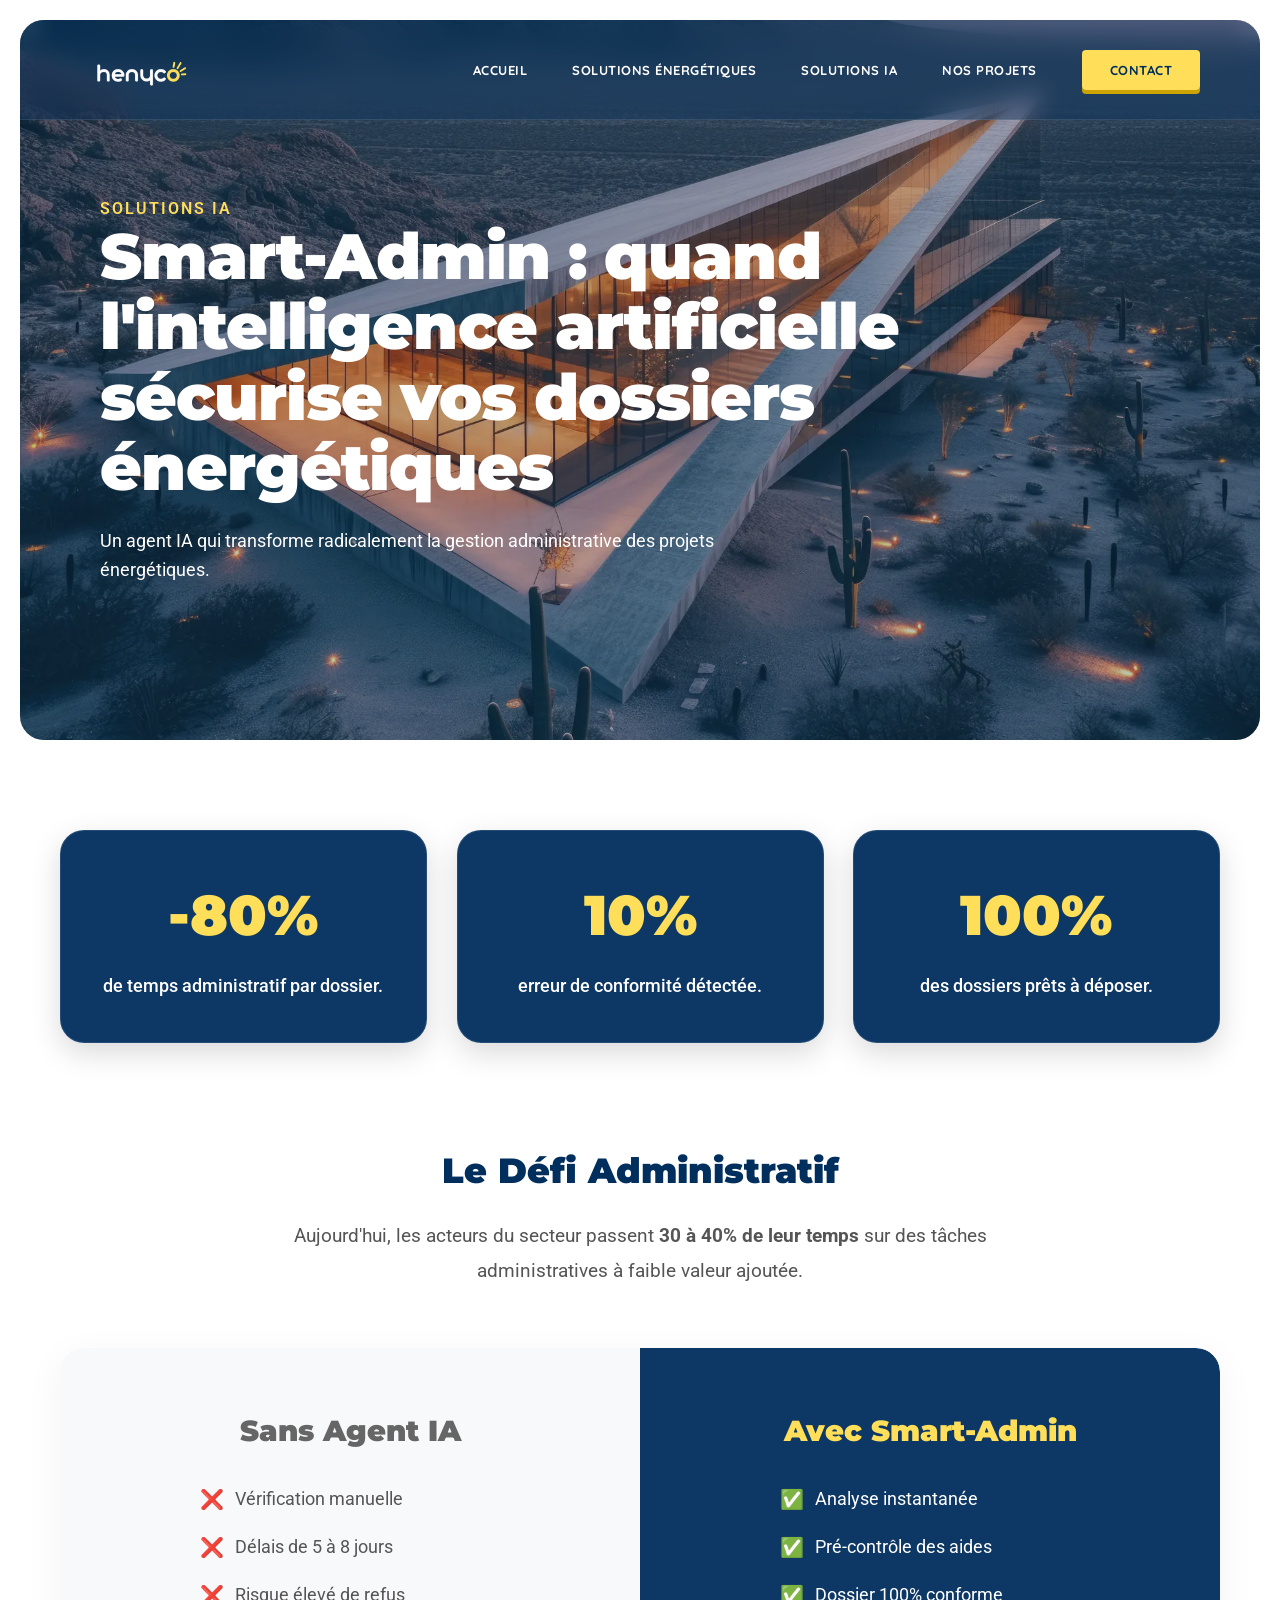
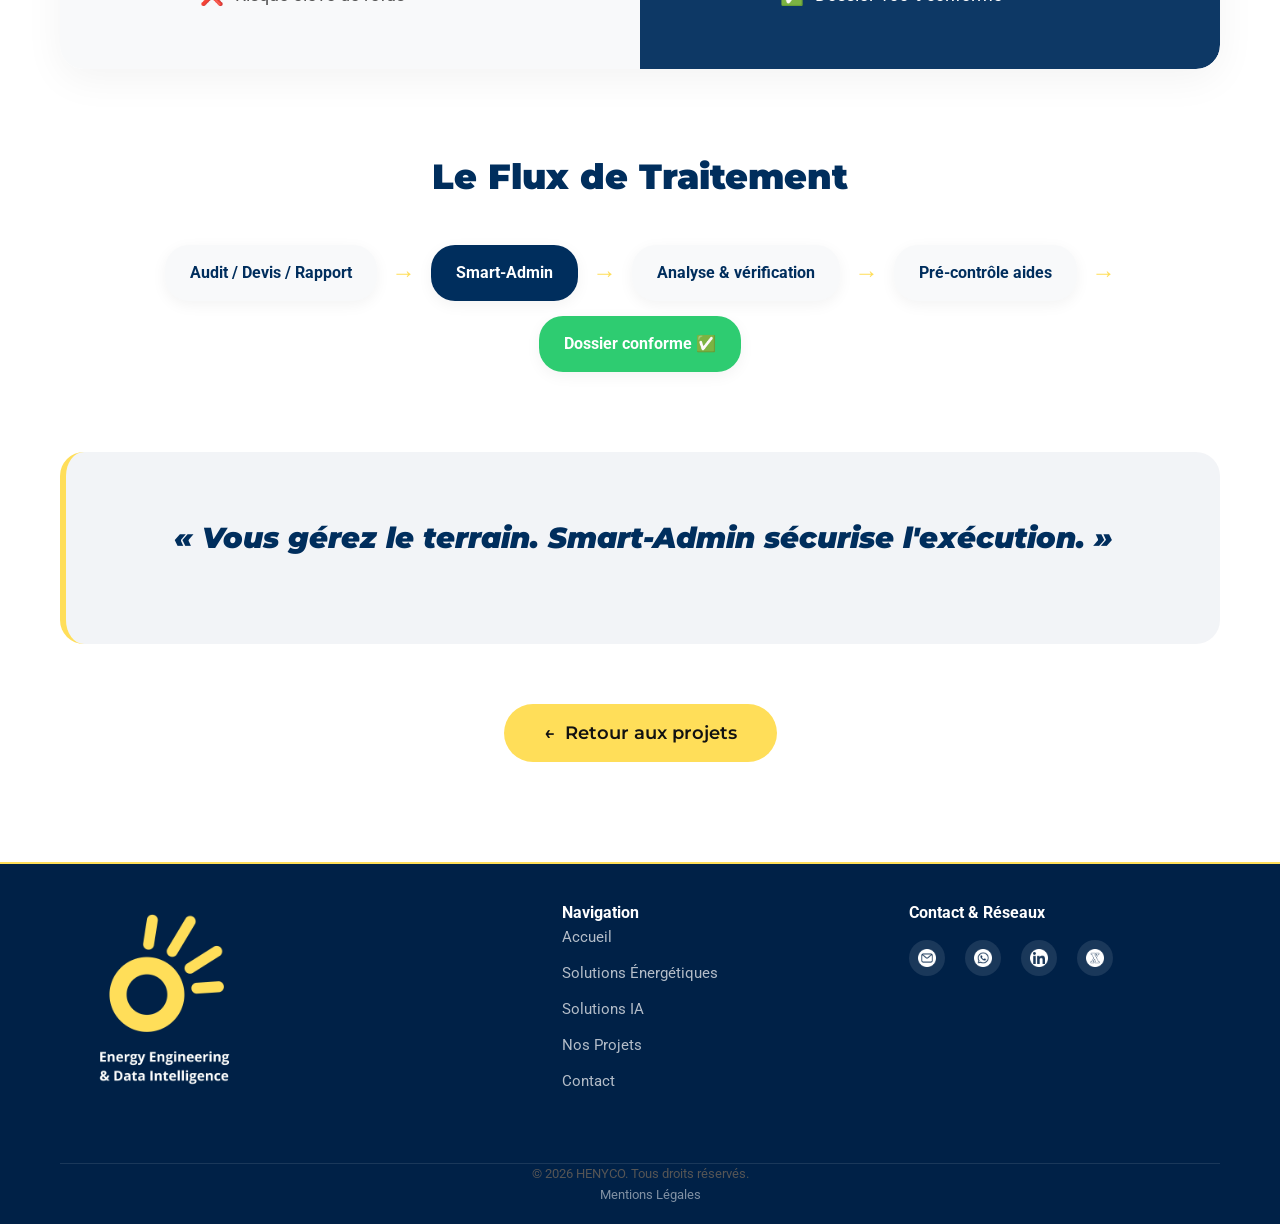
<file: projet-5.html>
<!DOCTYPE html>
<html lang="fr">

<head>
    <meta charset="UTF-8">
    <meta name="viewport" content="width=device-width, initial-scale=1.0">
    <title>Smart-Admin | HENYCO</title>
    <link rel="stylesheet" href="style.css">
    <style>
        .kpi-card {
            background: rgba(0, 46, 93, 0.95);
            backdrop-filter: blur(15px);
            -webkit-backdrop-filter: blur(15px);
            border-radius: 24px;
            padding: 40px 20px;
            text-align: center;
            color: white;
            box-shadow: 0 10px 30px rgba(0, 0, 0, 0.15);
            transition: transform 0.3s ease, box-shadow 0.3s ease;
            display: flex;
            flex-direction: column;
            justify-content: center;
            align-items: center;
            border: 1px solid rgba(255, 255, 255, 0.1);
        }

        .kpi-card:hover {
            transform: translateY(-10px);
            box-shadow: 0 15px 40px rgba(0, 0, 0, 0.25);
        }

        .vs-block {
            border-radius: 24px;
            overflow: hidden;
            box-shadow: 0 10px 40px rgba(0, 0, 0, 0.05);
            display: grid;
            grid-template-columns: repeat(auto-fit, minmax(350px, 1fr));
        }

        .vs-side {
            padding: 60px 40px;
            text-align: center;
        }

        .vs-left {
            background: #F8F9FA;
            color: var(--text-secondary);
        }

        .vs-right {
            background: rgba(0, 46, 93, 0.95);
            backdrop-filter: blur(10px);
            color: white;
            position: relative;
        }

        .flow-container {
            display: flex;
            flex-wrap: wrap;
            justify-content: center;
            align-items: center;
            gap: 15px;
            margin-top: 40px;
        }

        .flow-step {
            background: var(--light-bg);
            padding: 15px 25px;
            border-radius: 24px;
            font-weight: 700;
            color: var(--primary-color);
            box-shadow: 0 4px 15px rgba(0, 0, 0, 0.05);
            text-align: center;
        }

        .flow-step.active {
            background: var(--primary-color);
            color: white;
        }

        .flow-step.success {
            background: #2ECC71;
            color: white;
        }

        .flow-arrow {
            color: var(--accent-color);
            font-size: 1.5rem;
            font-weight: bold;
        }

        .expertise-banner {
            background: rgba(0, 46, 93, 0.05);
            padding: 60px 40px;
            border-radius: 24px;
            text-align: center;
            border-left: 6px solid var(--accent-color);
            margin-bottom: 60px;
        }

        .expertise-banner p.quote {
            font-size: 1.8rem;
            font-style: italic;
            color: var(--primary-color);
            font-weight: 900;
            font-family: 'Montserrat', sans-serif;
            margin-bottom: 20px;
        }
    </style>
</head>

<body>
    <header class="immersive-hero-container">
        <nav class="glass-nav">
            <div class="logo">
                <a href="index.html"><img src="henyco logo.webp" alt="HENYCO Logo"></a>
            </div>
            <ul class="nav-links">
                <li><a href="index.html">Accueil</a></li>
                <li><a href="solutions-energetiques.html">Solutions Énergétiques</a></li>
                <li><a href="solutions-ia.html">Solutions IA</a></li>
                <li><a href="projets.html">Nos Projets</a></li>
                <li><a href="contact.html">Contact</a></li>
            </ul>
        </nav>
        <div class="hero-background" style="background-image: url('page 5.webp');"></div>
        <div class="hero-overlay"></div>
        <div class="hero-content">
            <span style="color: var(--accent-color); font-weight: 600; text-transform: uppercase; letter-spacing: 2px;">SOLUTIONS IA</span>
            <h1 class="fade-in" style="font-family: 'Montserrat', sans-serif; font-weight: 900;">Smart-Admin : quand l'intelligence artificielle sécurise vos dossiers énergétiques</h1>
            <p class="fade-in" style="transition-delay: 0.2s; font-family: 'Roboto', sans-serif;">Un agent IA qui transforme radicalement la gestion administrative des projets énergétiques.</p>
        </div>
    </header>

    <main class="section-intro" style="text-align: left; background: white; padding-bottom: 100px;">
        <div class="container" style="max-width: 1200px; margin: 0 auto;">

            <!-- Section Tableaux de Bord (KPIs) -->
            <div
                style="display: grid; grid-template-columns: repeat(auto-fit, minmax(300px, 1fr)); gap: 30px; margin-bottom: 80px; margin-top: -30px;">
                <!-- Card 1 -->
                <div class="kpi-card fade-in">
                    <h2 style="color: var(--accent-color); font-size: 3.5rem; margin-bottom: 10px; font-weight: 900;">
                        -80%</h2>
                    <p style="color: white; font-size: 1.1rem; font-weight: 500;">de temps administratif par dossier.
                    </p>
                </div>
                <!-- Card 2 -->
                <div class="kpi-card fade-in" style="transition-delay: 0.1s;">
                    <h2 style="color: var(--accent-color); font-size: 3.5rem; margin-bottom: 10px; font-weight: 900;">
                        10% </h2>
                    <p style="color: white; font-size: 1.1rem; font-weight: 500;">erreur de conformité détectée.</p>
                </div>
                <!-- Card 3 -->
                <div class="kpi-card fade-in" style="transition-delay: 0.2s;">
                    <h2 style="color: var(--accent-color); font-size: 3.5rem; margin-bottom: 10px; font-weight: 900;">
                        100%</h2>
                    <p style="color: white; font-size: 1.1rem; font-weight: 500;">des dossiers prêts à déposer.</p>
                </div>
            </div>

            <!-- Section Problématique vs Solution -->
            <div style="margin-bottom: 80px;" class="fade-in">
                <div style="text-align: center; margin-bottom: 40px; background: white; padding: 20px;">
                    <h2 style="font-size: 2.2rem; margin-bottom: 20px;">Le Défi Administratif</h2>
                    <p style="font-size: 1.2rem; max-width: 800px; margin: 0 auto; color: var(--text-secondary);">
                        Aujourd'hui, les acteurs du secteur passent <strong>30 à 40% de leur temps</strong> sur des
                        tâches administratives à faible valeur ajoutée.</p>
                </div>

                <div class="vs-block">
                    <!-- Gauche : Sans Agent IA -->
                    <div class="vs-side vs-left">
                        <h3 style="color: #666; margin-bottom: 30px; font-size: 1.8rem;">Sans Agent IA</h3>
                        <ul
                            style="list-style: none; padding: 0; text-align: left; max-width: 300px; margin: 0 auto; font-size: 1.1rem;">
                            <li style="margin-bottom: 20px; position: relative; padding-left: 35px;"><span
                                    style="position: absolute; left: 0; color: #E74C3C; font-size: 1.2rem;">❌</span>
                                Vérification manuelle</li>
                            <li style="margin-bottom: 20px; position: relative; padding-left: 35px;"><span
                                    style="position: absolute; left: 0; color: #E74C3C; font-size: 1.2rem;">❌</span>
                                Délais de 5 à 8 jours</li>
                            <li style="position: relative; padding-left: 35px;"><span
                                    style="position: absolute; left: 0; color: #E74C3C; font-size: 1.2rem;">❌</span>
                                Risque élevé de refus</li>
                        </ul>
                    </div>
                    <!-- Droite : Avec Smart-Admin -->
                    <div class="vs-side vs-right">
                        <h3 style="color: var(--accent-color); margin-bottom: 30px; font-size: 1.8rem;">Avec Smart-Admin
                        </h3>
                        <ul
                            style="list-style: none; padding: 0; text-align: left; max-width: 300px; margin: 0 auto; color: white; font-size: 1.1rem;">
                            <li style="margin-bottom: 20px; position: relative; padding-left: 35px;"><span
                                    style="position: absolute; left: 0; color: #2ECC71; font-size: 1.2rem;">✅</span>
                                Analyse instantanée</li>
                            <li style="margin-bottom: 20px; position: relative; padding-left: 35px;"><span
                                    style="position: absolute; left: 0; color: #2ECC71; font-size: 1.2rem;">✅</span>
                                Pré-contrôle des aides</li>
                            <li style="position: relative; padding-left: 35px;"><span
                                    style="position: absolute; left: 0; color: #2ECC71; font-size: 1.2rem;">✅</span>
                                Dossier 100% conforme</li>
                        </ul>
                    </div>
                </div>
            </div>

            <!-- Section Flux de Traitement (Infographie) -->
            <div style="margin-bottom: 80px; text-align: center;" class="fade-in">
                <h2 style="font-size: 2.2rem;">Le Flux de Traitement</h2>
                <div class="flow-container">
                    <div class="flow-step">Audit / Devis / Rapport</div>
                    <div class="flow-arrow">&rarr;</div>
                    <div class="flow-step active">Smart-Admin</div>
                    <div class="flow-arrow">&rarr;</div>
                    <div class="flow-step">Analyse & vérification</div>
                    <div class="flow-arrow">&rarr;</div>
                    <div class="flow-step">Pré-contrôle aides</div>
                    <div class="flow-arrow">&rarr;</div>
                    <div class="flow-step success">Dossier conforme ✅</div>
                </div>
            </div>

            <!-- Section Expertise (Citation) -->
            <div class="expertise-banner fade-in">
                <p class="quote">&laquo; Vous gérez le terrain. Smart-Admin sécurise l'exécution. &raquo;</p>
            </div>
            <!-- BACK -->
            <div style="text-align: center;" class="fade-in">
                <a href="projets.html" class="btn-primary"
                    style="font-size: 1.1rem; padding: 15px 40px; border-radius: 50px; display: inline-flex; align-items: center; gap: 10px;">
                    <span>&larr;</span> Retour aux projets
                </a>
            </div>
        </div>
    </main>

    <footer>
        <div class="footer-container">
            <div class="footer-expertise">
                <div class="footer-logo">
                    <a href="index.html"><img src="FOOTER LOGO.jpg" alt="HENYCO Logo"></a>
                </div>
            </div>
            <div class="footer-column">
                <h4>Navigation</h4>
                <div class="footer-links">
                    <a href="index.html">Accueil</a>
                    <a href="solutions-energetiques.html">Solutions Énergétiques</a>
                    <a href="solutions-ia.html">Solutions IA</a>
                    <a href="projets.html">Nos Projets</a>
                    <a href="contact.html">Contact</a>
                </div>
            </div>
            <div class="footer-column">
                <h4>Contact & Réseaux</h4>
                <div class="footer-social-row">
                    <a href="mailto:contact@henyco.com"><img src="ICONS/MAIL.webp" alt="Email"></a>
                    <a href="https://wa.me/21620669007"><img src="ICONS/WHATSAPP.webp" alt="WhatsApp"></a>
                    <a href="https://www.linkedin.com/company/henyco" target="_blank"><img src="ICONS/LINKEDIN.webp"
                            alt="LinkedIn"></a>
                    <a href="https://x.com/henyco_" target="_blank"><img src="ICONS/X.webp" alt="X"></a>
                </div>
            </div>
        </div>
        <div class="footer-bottom">
            <div class="copyright">
                <p>© 2026 HENYCO. Tous droits réservés.</p>
            </div>
            <div class="legal-links">
                <a href="#">Mentions Légales</a>
            </div>
        </div>
    </footer>

    <script src="script.js"></script>
</body>

</html>
</file>
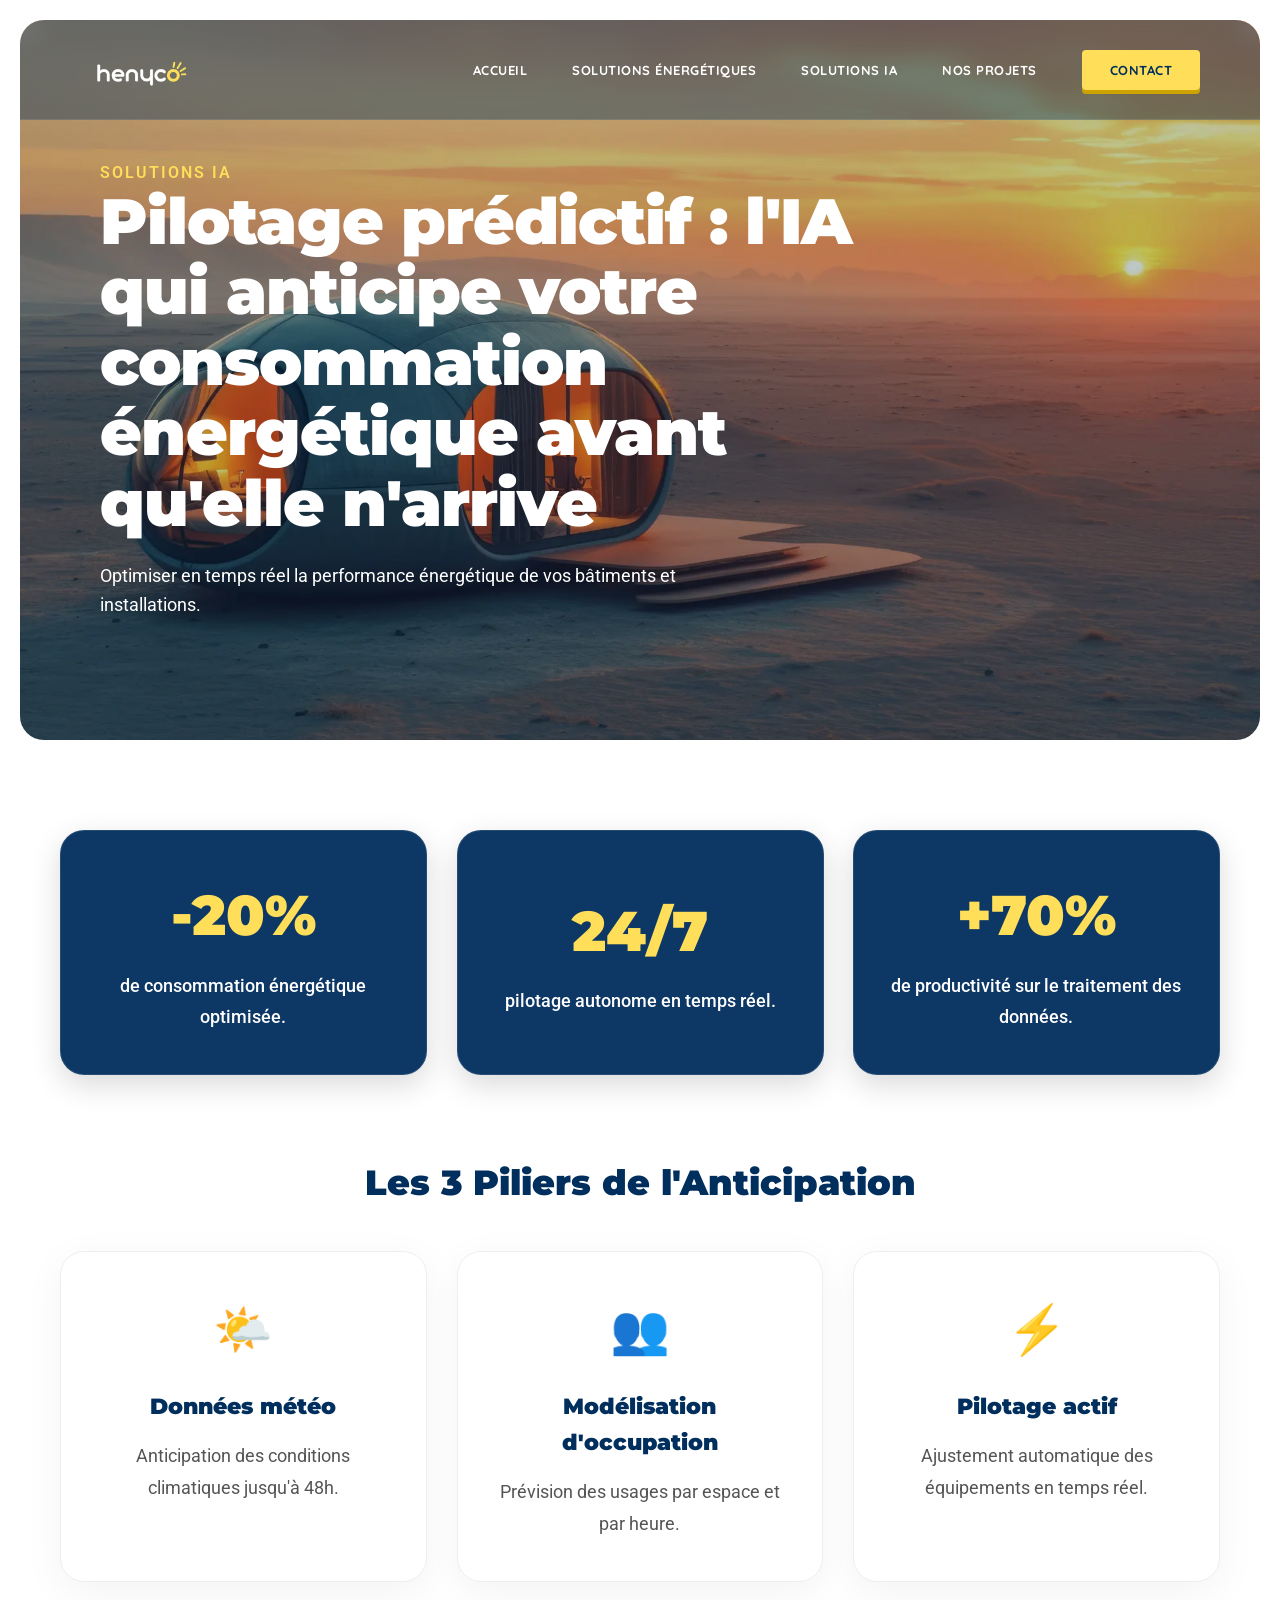
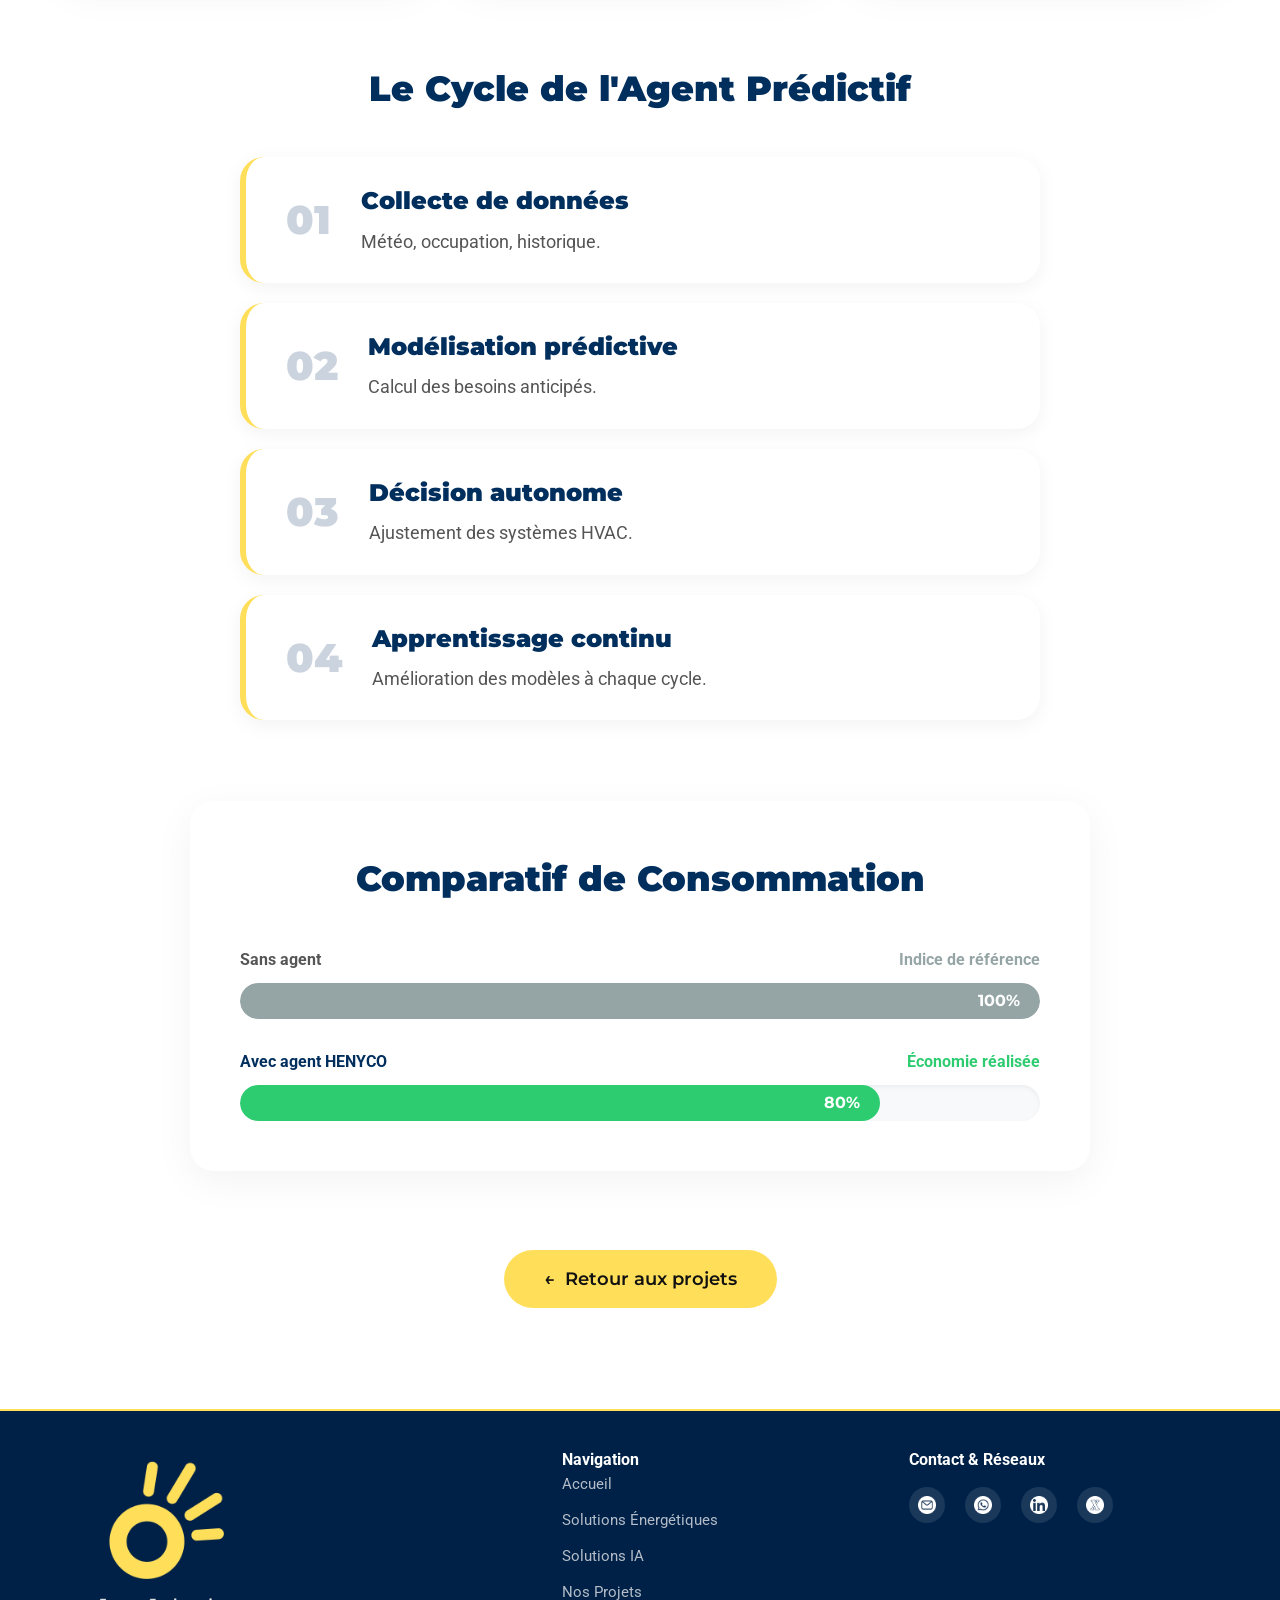
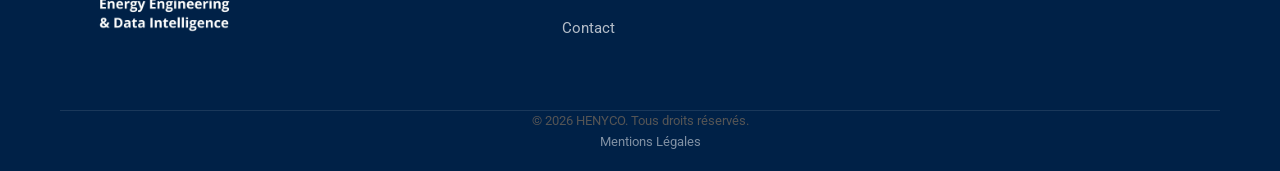
<file: projet-6.html>
<!DOCTYPE html>
<html lang="fr">

<head>
    <meta charset="UTF-8">
    <meta name="viewport" content="width=device-width, initial-scale=1.0">
    <title>Pilotage Prédictif | HENYCO</title>
    <link rel="stylesheet" href="style.css">
    <style>
        .kpi-card {
            background: rgba(0, 46, 93, 0.95);
            backdrop-filter: blur(15px);
            -webkit-backdrop-filter: blur(15px);
            border-radius: 24px;
            padding: 40px 20px;
            text-align: center;
            color: white;
            box-shadow: 0 10px 30px rgba(0,0,0,0.15);
            transition: transform 0.3s ease, box-shadow 0.3s ease;
            display: flex;
            flex-direction: column;
            justify-content: center;
            align-items: center;
            border: 1px solid rgba(255,255,255,0.1);
        }
        .kpi-card:hover {
            transform: translateY(-10px);
            box-shadow: 0 15px 40px rgba(0,0,0,0.25);
        }
        
        .pillars-grid {
            display: grid;
            grid-template-columns: repeat(auto-fit, minmax(280px, 1fr));
            gap: 30px;
            margin-bottom: 80px;
        }
        .pillar-card {
            background: white;
            border-radius: 24px;
            padding: 40px;
            text-align: center;
            box-shadow: 0 10px 40px rgba(0,0,0,0.05);
            transition: transform 0.3s ease;
            border: 1px solid #EEE;
        }
        .pillar-card:hover {
            transform: translateY(-5px);
            border-color: var(--accent-color);
        }
        .pillar-icon {
            font-size: 3rem;
            margin-bottom: 20px;
        }
        
        .cycle-list {
            list-style: none;
            padding: 0;
            max-width: 800px;
            margin: 0 auto 80px;
        }
        .cycle-item {
            background: white;
            border-radius: 24px;
            padding: 25px 40px;
            margin-bottom: 20px;
            box-shadow: 0 5px 20px rgba(0,0,0,0.05);
            display: flex;
            align-items: center;
            border-left: 6px solid var(--accent-color);
            transition: transform 0.3s ease, box-shadow 0.3s ease;
        }
        .cycle-item:hover {
            transform: translateX(10px);
            box-shadow: 0 8px 25px rgba(0,0,0,0.1);
        }
        .cycle-number {
            font-family: 'Montserrat', sans-serif;
            font-size: 2.5rem;
            font-weight: 900;
            color: var(--primary-color);
            opacity: 0.2;
            margin-right: 30px;
            min-width: 40px;
        }
        .cycle-content h3 {
            margin-bottom: 5px;
            color: var(--primary-color);
        }
        
        .chart-container {
            background: white;
            border-radius: 24px;
            padding: 50px;
            box-shadow: 0 10px 40px rgba(0,0,0,0.05);
            max-width: 900px;
            margin: 0 auto 80px;
        }
        .bar-group {
            margin-bottom: 30px;
        }
        .bar-label {
            display: flex;
            justify-content: space-between;
            margin-bottom: 10px;
            font-weight: 700;
            color: var(--text-secondary);
        }
        .bar-track {
            background: #F8F9FA;
            border-radius: 50px;
            height: 36px;
            overflow: hidden;
            box-shadow: inset 0 2px 5px rgba(0,0,0,0.05);
        }
        @keyframes fillBar {
            from { width: 0; }
            to { width: var(--target-width); }
        }
        .bar-fill {
            height: 100%;
            border-radius: 50px;
            display: flex;
            align-items: center;
            justify-content: flex-end;
            padding-right: 20px;
            color: white;
            font-weight: 700;
            font-family: 'Montserrat', sans-serif;
            animation: fillBar 1.5s cubic-bezier(0.25, 1, 0.5, 1) forwards;
            animation-delay: 0.5s;
            width: 0;
        }
        
        .cta-banner {
            background: var(--primary-color);
            padding: 60px 40px;
            border-radius: 24px;
            text-align: center;
            color: white;
            box-shadow: 0 10px 40px rgba(0, 46, 93, 0.2);
            margin-bottom: 60px;
            position: relative;
            overflow: hidden;
        }
        .cta-banner::before {
            content: '';
            position: absolute;
            top: -50%;
            left: -50%;
            width: 200%;
            height: 200%;
            background: radial-gradient(circle, rgba(255,204,0,0.1) 0%, rgba(0,46,93,0) 70%);
            z-index: 0;
            pointer-events: none;
        }
        .cta-content {
            position: relative;
            z-index: 1;
        }
        .cta-banner h2 {
            color: white;
            margin-bottom: 30px;
            font-size: 2.2rem;
            max-width: 700px;
            margin-left: auto;
            margin-right: auto;
        }
    </style>
</head>

<body>
    <header class="immersive-hero-container">
        <nav class="glass-nav">
            <div class="logo">
                <a href="index.html"><img src="henyco logo.webp" alt="HENYCO Logo"></a>
            </div>
            <ul class="nav-links">
                <li><a href="index.html">Accueil</a></li>
                <li><a href="solutions-energetiques.html">Solutions Énergétiques</a></li>
                <li><a href="solutions-ia.html">Solutions IA</a></li>
                <li><a href="projets.html">Nos Projets</a></li>
                <li><a href="contact.html">Contact</a></li>
            </ul>
        </nav>
        <div class="hero-background" style="background-image: url('page 6.webp');"></div>
        <div class="hero-overlay"></div>
        <div class="hero-content">
            <span style="color: var(--accent-color); font-weight: 600; text-transform: uppercase; letter-spacing: 2px;">SOLUTIONS IA</span>
            <h1 class="fade-in" style="font-family: 'Montserrat', sans-serif; font-weight: 900;">Pilotage prédictif : l'IA qui anticipe votre consommation énergétique avant qu'elle n'arrive</h1>
            <p class="fade-in" style="transition-delay: 0.2s; font-family: 'Roboto', sans-serif;">Optimiser en temps réel la performance énergétique de vos bâtiments et installations.</p>
        </div>
    </header>

    <main class="section-intro" style="text-align: left; background: white; padding-bottom: 100px;">
        <div class="container" style="max-width: 1200px; margin: 0 auto;">
            
            <!-- Bandeau de Performance (KPIs) -->
            <div style="display: grid; grid-template-columns: repeat(auto-fit, minmax(300px, 1fr)); gap: 30px; margin-bottom: 80px; margin-top: -30px;">
                <div class="kpi-card fade-in">
                    <h2 style="color: var(--accent-color); font-size: 3.5rem; margin-bottom: 10px; font-weight: 900;">-20%</h2>
                    <p style="color: white; font-size: 1.1rem; font-weight: 500;">de consommation énergétique optimisée.</p>
                </div>
                <div class="kpi-card fade-in" style="transition-delay: 0.1s;">
                    <h2 style="color: var(--accent-color); font-size: 3.5rem; margin-bottom: 10px; font-weight: 900;">24/7</h2>
                    <p style="color: white; font-size: 1.1rem; font-weight: 500;">pilotage autonome en temps réel.</p>
                </div>
                <div class="kpi-card fade-in" style="transition-delay: 0.2s;">
                    <h2 style="color: var(--accent-color); font-size: 3.5rem; margin-bottom: 10px; font-weight: 900;">+70%</h2>
                    <p style="color: white; font-size: 1.1rem; font-weight: 500;">de productivité sur le traitement des données.</p>
                </div>
            </div>

            <!-- Les 3 Piliers (Infographie 3 colonnes) -->
            <div style="margin-bottom: 80px; text-align: center;" class="fade-in">
                <h2 style="font-size: 2.2rem; margin-bottom: 40px;">Les 3 Piliers de l'Anticipation</h2>
                <div class="pillars-grid">
                    <div class="pillar-card">
                        <div class="pillar-icon">🌤️</div>
                        <h3 style="margin-bottom: 15px; font-size: 1.4rem;">Données météo</h3>
                        <p style="color: var(--text-secondary);">Anticipation des conditions climatiques jusqu'à 48h.</p>
                    </div>
                    <div class="pillar-card">
                        <div class="pillar-icon">👥</div>
                        <h3 style="margin-bottom: 15px; font-size: 1.4rem;">Modélisation d'occupation</h3>
                        <p style="color: var(--text-secondary);">Prévision des usages par espace et par heure.</p>
                    </div>
                    <div class="pillar-card">
                        <div class="pillar-icon">⚡️</div>
                        <h3 style="margin-bottom: 15px; font-size: 1.4rem;">Pilotage actif</h3>
                        <p style="color: var(--text-secondary);">Ajustement automatique des équipements en temps réel.</p>
                    </div>
                </div>
            </div>

            <!-- Cycle de Décision (Liste interactive) -->
            <div style="margin-bottom: 80px;" class="fade-in">
                <h2 style="font-size: 2.2rem; text-align: center; margin-bottom: 40px;">Le Cycle de l'Agent Prédictif</h2>
                <ul class="cycle-list">
                    <li class="cycle-item">
                        <div class="cycle-number">01</div>
                        <div class="cycle-content">
                            <h3>Collecte de données</h3>
                            <p style="color: var(--text-secondary); margin: 0;">Météo, occupation, historique.</p>
                        </div>
                    </li>
                    <li class="cycle-item">
                        <div class="cycle-number">02</div>
                        <div class="cycle-content">
                            <h3>Modélisation prédictive</h3>
                            <p style="color: var(--text-secondary); margin: 0;">Calcul des besoins anticipés.</p>
                        </div>
                    </li>
                    <li class="cycle-item">
                        <div class="cycle-number">03</div>
                        <div class="cycle-content">
                            <h3>Décision autonome</h3>
                            <p style="color: var(--text-secondary); margin: 0;">Ajustement des systèmes HVAC.</p>
                        </div>
                    </li>
                    <li class="cycle-item">
                        <div class="cycle-number">04</div>
                        <div class="cycle-content">
                            <h3>Apprentissage continu</h3>
                            <p style="color: var(--text-secondary); margin: 0;">Amélioration des modèles à chaque cycle.</p>
                        </div>
                    </li>
                </ul>
            </div>

            <!-- Comparaison Visuelle (Bar Chart Animé) -->
            <div class="chart-container fade-in">
                <h2 style="font-size: 2.2rem; text-align: center; margin-bottom: 40px;">Comparatif de Consommation</h2>
                
                <div class="bar-group">
                    <div class="bar-label">
                        <span>Sans agent</span>
                        <span style="color: #95A5A6;">Indice de référence</span>
                    </div>
                    <div class="bar-track">
                        <div class="bar-fill" style="background: #95A5A6; --target-width: 100%;">100%</div>
                    </div>
                </div>
                
                <div class="bar-group" style="margin-bottom: 0;">
                    <div class="bar-label">
                        <span style="color: var(--primary-color);">Avec agent HENYCO</span>
                        <span style="color: #2ECC71;">Économie réalisée</span>
                    </div>
                    <div class="bar-track">
                        <div class="bar-fill" style="background: #2ECC71; --target-width: 80%;">80%</div>
                    </div>
                </div>
            </div>
            <!-- BACK -->
            <div style="text-align: center;" class="fade-in">
                <a href="projets.html" class="btn-primary"
                    style="font-size: 1.1rem; padding: 15px 40px; border-radius: 50px; display: inline-flex; align-items: center; gap: 10px;">
                    <span>&larr;</span> Retour aux projets
                </a>
            </div>
        </div>
    </main>

    <footer>
        <div class="footer-container">
            <div class="footer-expertise">
                <div class="footer-logo">
                    <a href="index.html"><img src="FOOTER LOGO.jpg" alt="HENYCO Logo"></a>
                </div>
            </div>
            <div class="footer-column">
                <h4>Navigation</h4>
                <div class="footer-links">
                    <a href="index.html">Accueil</a>
                    <a href="solutions-energetiques.html">Solutions Énergétiques</a>
                    <a href="solutions-ia.html">Solutions IA</a>
                    <a href="projets.html">Nos Projets</a>
                    <a href="contact.html">Contact</a>
                </div>
            </div>
            <div class="footer-column">
                <h4>Contact & Réseaux</h4>
                <div class="footer-social-row">
                    <a href="mailto:contact@henyco.com"><img src="ICONS/MAIL.webp" alt="Email"></a>
                    <a href="https://wa.me/21620669007"><img src="ICONS/WHATSAPP.webp" alt="WhatsApp"></a>
                    <a href="https://www.linkedin.com/company/henyco" target="_blank"><img src="ICONS/LINKEDIN.webp"
                            alt="LinkedIn"></a>
                    <a href="https://x.com/henyco_" target="_blank"><img src="ICONS/X.webp" alt="X"></a>
                </div>
            </div>
        </div>
        <div class="footer-bottom">
            <div class="copyright">
                <p>© 2026 HENYCO. Tous droits réservés.</p>
            </div>
            <div class="legal-links">
                <a href="#">Mentions Légales</a>
            </div>
        </div>
    </footer>

    <script src="script.js"></script>
</body>

</html>
</file>
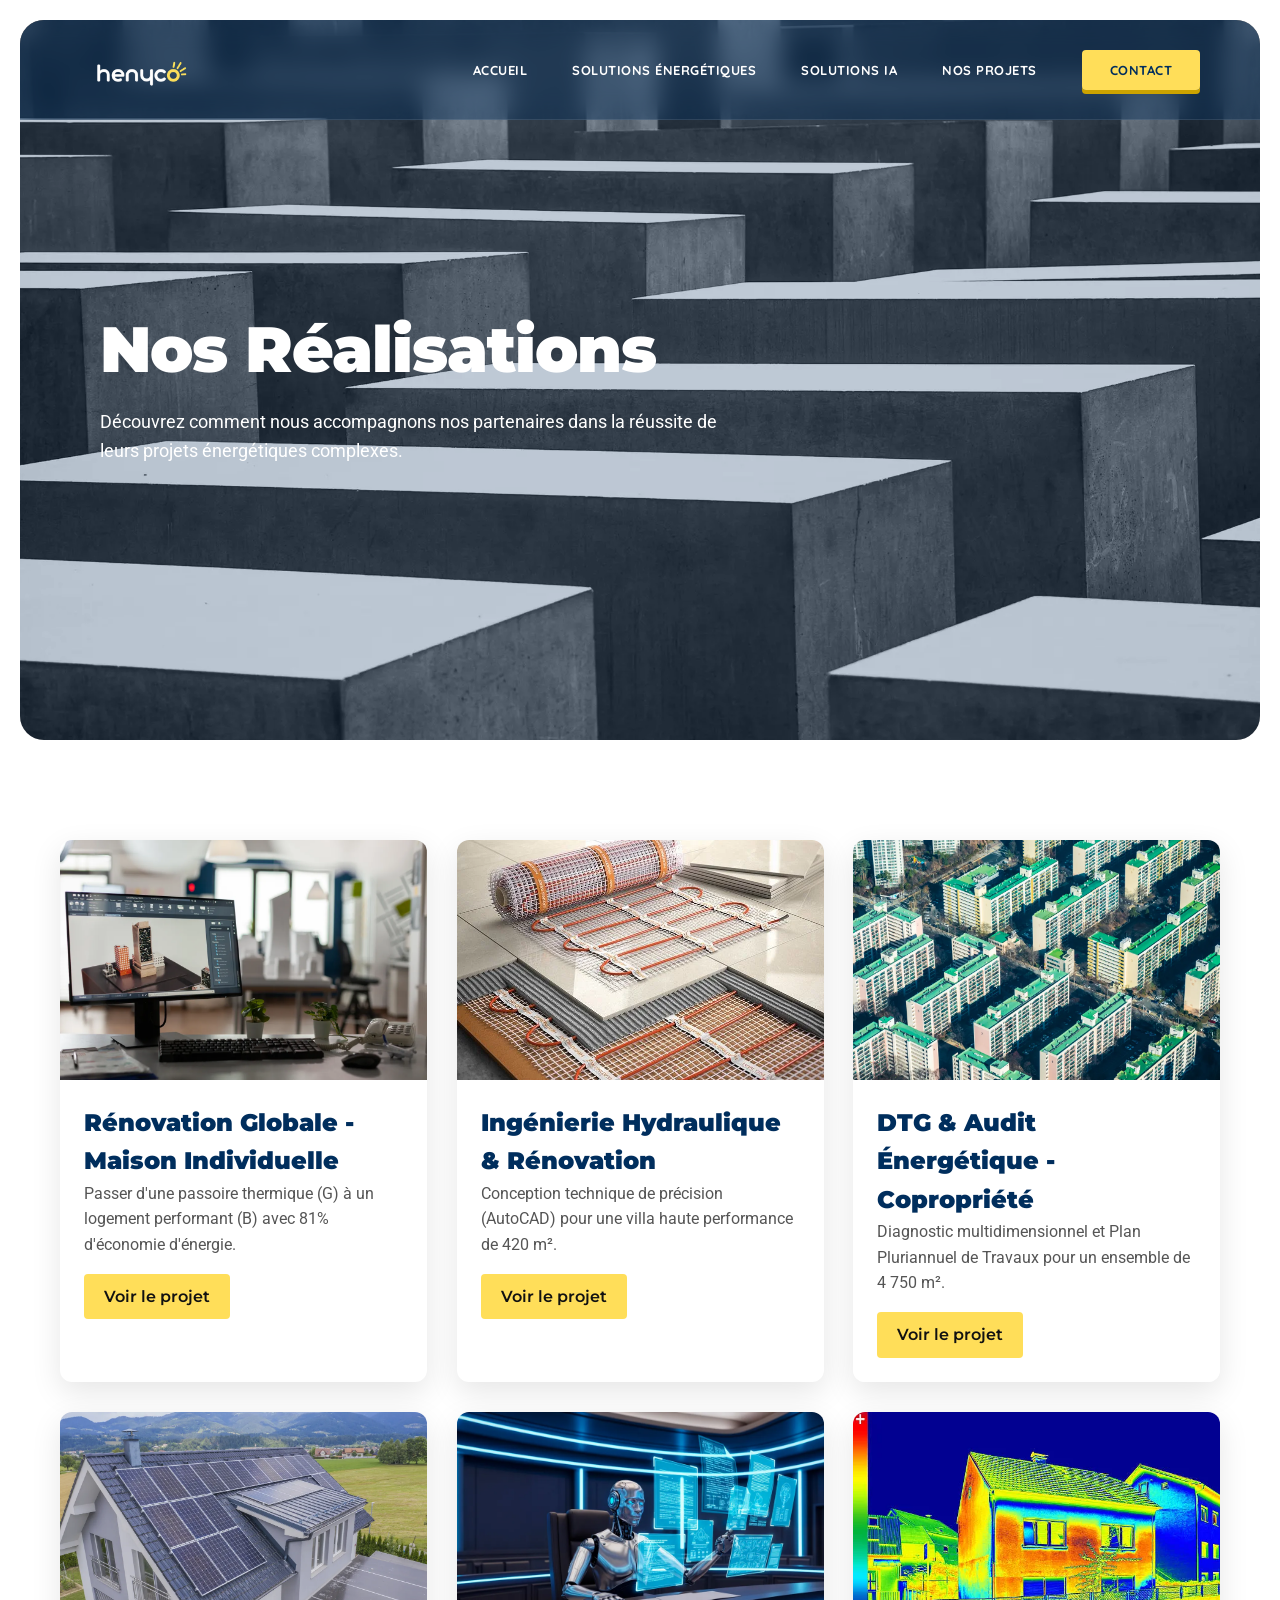
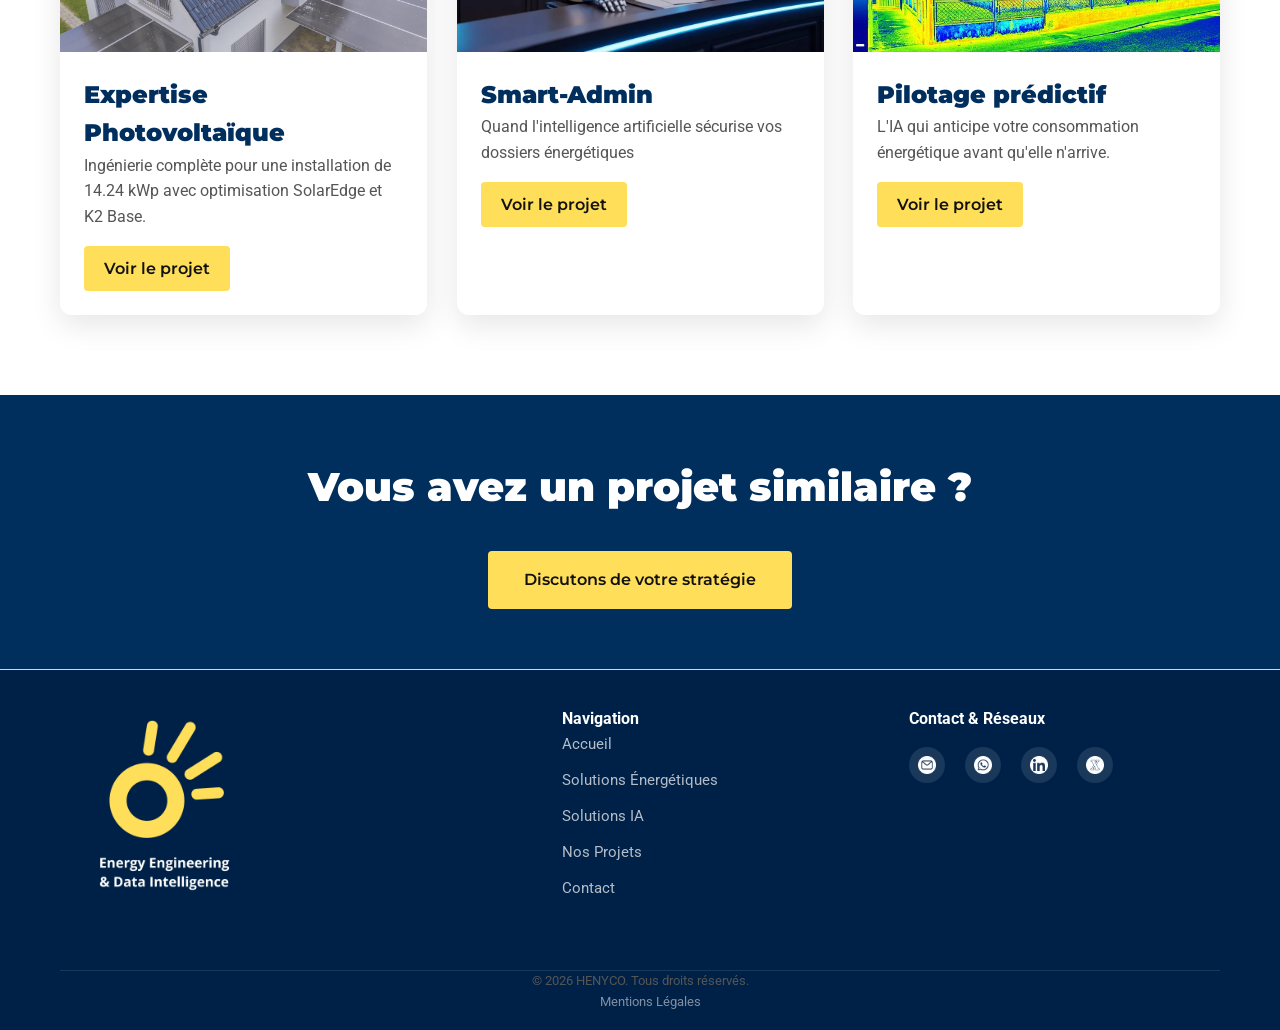
<file: projets.html>
<!DOCTYPE html>
<html lang="fr">

<head>
    <meta charset="UTF-8">
    <meta name="viewport" content="width=device-width, initial-scale=1.0">
    <title>Nos Projets | HENYCO</title>
    <meta name="description"
        content="Découvrez nos réalisations en audit énergétique, stratégie de rénovation et ingénierie de précision.">
    <link rel="stylesheet" href="style.css">
</head>

<body>

    <header class="immersive-hero-container">
        <nav class="glass-nav">
            <div class="logo">
                <a href="index.html"><img src="henyco logo.webp" alt="HENYCO Logo"></a>
            </div>
            <ul class="nav-links">
                <li><a href="index.html">Accueil</a></li>
                <li><a href="solutions-energetiques.html">Solutions Énergétiques</a></li>
                <li><a href="solutions-ia.html">Solutions IA</a></li>
                <li><a href="projets.html">Nos Projets</a></li>
                <li><a href="contact.html">Contact</a></li>
            </ul>
        </nav>
        <div class="hero-background" style="background-image: url('Couverture pages/Couverture 4.webp');"></div>
        <div class="hero-overlay"></div>
        <div class="hero-content">
            <h1 class="fade-in">Nos Réalisations</h1>
            <p class="fade-in" style="transition-delay: 0.2s;">Découvrez comment nous accompagnons nos partenaires dans
                la réussite de leurs projets énergétiques complexes.</p>
        </div>
    </header>

    <main>
        <section class="projects-grid">
            <!-- Project 1 -->
            <div class="project-card fade-in">
                <div class="project-img" style="background-image: url('Cards/card1.webp');"></div>
                <div class="project-info">
                    <h3>Rénovation Globale - Maison Individuelle</h3>
                    <p>Passer d'une passoire thermique (G) à un logement performant (B) avec 81% d'économie d'énergie.
                    </p>
                    <a href="projet-1.html" class="btn-primary" style="margin-top: 1rem; padding: 10px 20px;">Voir le
                        projet</a>
                </div>
            </div>

            <!-- Project 2 -->
            <div class="project-card fade-in">
                <div class="project-img" style="background-image: url('Cards/card2.webp');"></div>
                <div class="project-info">
                    <h3>Ingénierie Hydraulique & Rénovation</h3>
                    <p>Conception technique de précision (AutoCAD) pour une villa haute performance de 420 m².</p>
                    <a href="projet-2.html" class="btn-primary" style="margin-top: 1rem; padding: 10px 20px;">Voir le
                        projet</a>
                </div>
            </div>

            <!-- Project 3 -->
            <div class="project-card fade-in">
                <div class="project-img" style="background-image: url('Cards/card3.webp');"></div>
                <div class="project-info">
                    <h3>DTG & Audit Énergétique - Copropriété</h3>
                    <p>Diagnostic multidimensionnel et Plan Pluriannuel de Travaux pour un ensemble de 4 750 m².
                    </p>
                    <a href="projet-3.html" class="btn-primary" style="margin-top: 1rem; padding: 10px 20px;">Voir le
                        projet</a>
                </div>
            </div>

            <!-- Project 4 -->
            <div class="project-card fade-in">
                <div class="project-img" style="background-image: url('Cards/card4.webp');"></div>
                <div class="project-info">
                    <h3>Expertise Photovoltaïque</h3>
                    <p>Ingénierie complète pour une installation de 14.24 kWp avec optimisation SolarEdge et K2 Base.
                    </p>
                    <a href="projet-4.html" class="btn-primary" style="margin-top: 1rem; padding: 10px 20px;">Voir le
                        projet</a>
                </div>
            </div>

            <!-- Project 5 -->
            <div class="project-card fade-in">
                <div class="project-img" style="background-image: url('Cards/card6.webp');"></div>
                <div class="project-info">
                    <h3>Smart-Admin</h3>
                    <p>Quand l'intelligence artificielle sécurise vos dossiers énergétiques</p>
                    <a href="projet-5.html" class="btn-primary" style="margin-top: 1rem; padding: 10px 20px;">Voir le
                        projet</a>
                </div>
            </div>

            <!-- Project 6 -->
            <div class="project-card fade-in">
                <div class="project-img" style="background-image: url('Cards/card5.webp');"></div>
                <div class="project-info">
                    <h3>Pilotage prédictif</h3>
                    <p>L'IA qui anticipe votre consommation énergétique avant qu'elle n'arrive.
                    </p>
                    <a href="projet-6.html" class="btn-primary" style="margin-top: 1rem; padding: 10px 20px;">Voir le
                        projet</a>
                </div>
            </div>
        </section>

        <!-- CTA FINAL -->
        <section class="cta-final fade-in">
            <h2>Vous avez un projet similaire ?</h2>
            <a href="contact.html" class="btn-primary">Discutons de votre stratégie</a>
        </section>
    </main>

    <footer>
        <div class="footer-container">
            <div class="footer-expertise">
                <div class="footer-logo">
                    <a href="index.html"><img src="FOOTER LOGO.jpg" alt="HENYCO Logo"></a>
                </div>
            </div>
            <div class="footer-column">
                <h4>Navigation</h4>
                <div class="footer-links">
                    <a href="index.html">Accueil</a>
                    <a href="solutions-energetiques.html">Solutions Énergétiques</a>
                    <a href="solutions-ia.html">Solutions IA</a>
                    <a href="projets.html">Nos Projets</a>
                    <a href="contact.html">Contact</a>
                </div>
            </div>
            <div class="footer-column">
                <h4>Contact & Réseaux</h4>
                <div class="footer-social-row">
                    <a href="mailto:contact@henyco.com"><img src="ICONS/MAIL.webp" alt="Email"></a>
                    <a href="https://wa.me/21620669007"><img src="ICONS/WHATSAPP.webp" alt="WhatsApp"></a>
                    <a href="https://www.linkedin.com/company/henyco" target="_blank"><img src="ICONS/LINKEDIN.webp"
                            alt="LinkedIn"></a>
                    <a href="https://x.com/henyco_" target="_blank"><img src="ICONS/X.webp" alt="X"></a>
                </div>
            </div>
        </div>
        <div class="footer-bottom">
            <div class="copyright">
                <p>© 2026 HENYCO. Tous droits réservés.</p>
            </div>
            <div class="legal-links">
                <a href="#">Mentions Légales</a>
            </div>
        </div>
    </footer>

    <script src="script.js"></script>
</body>

</html>
</file>
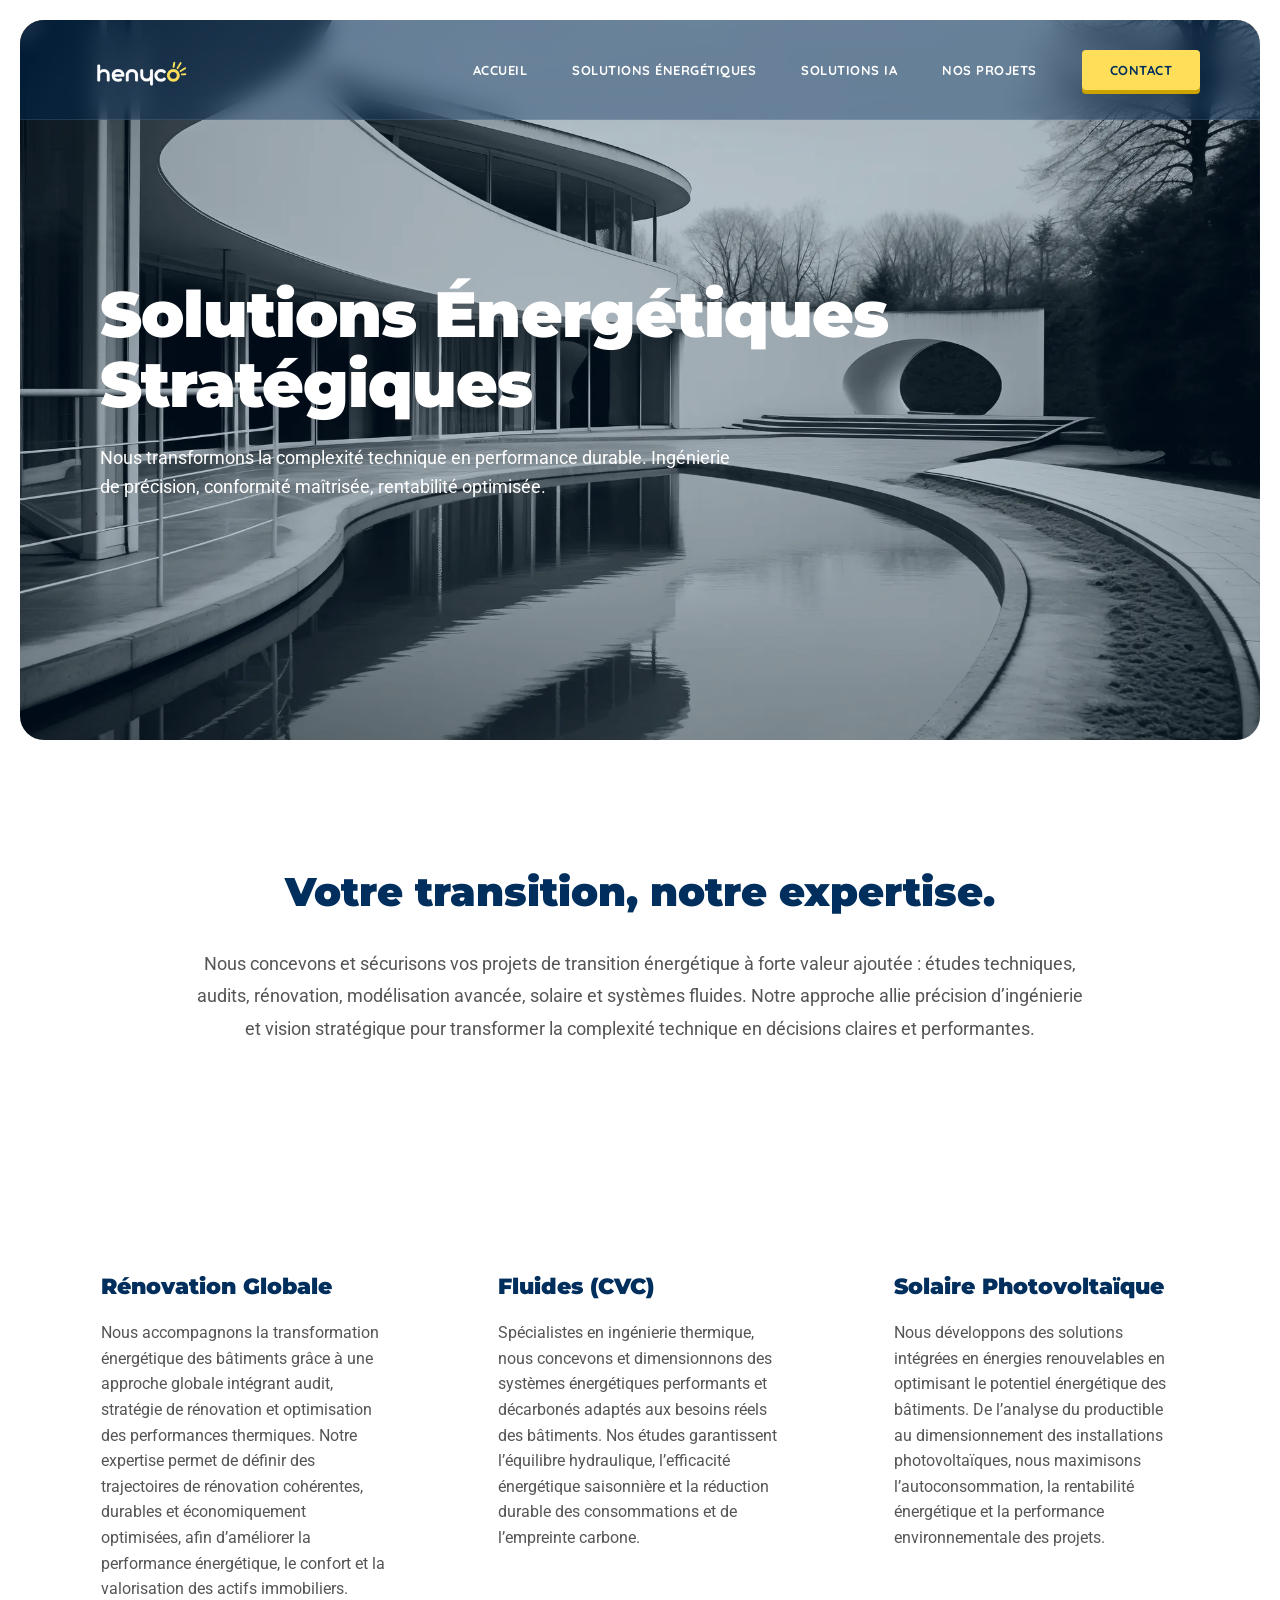
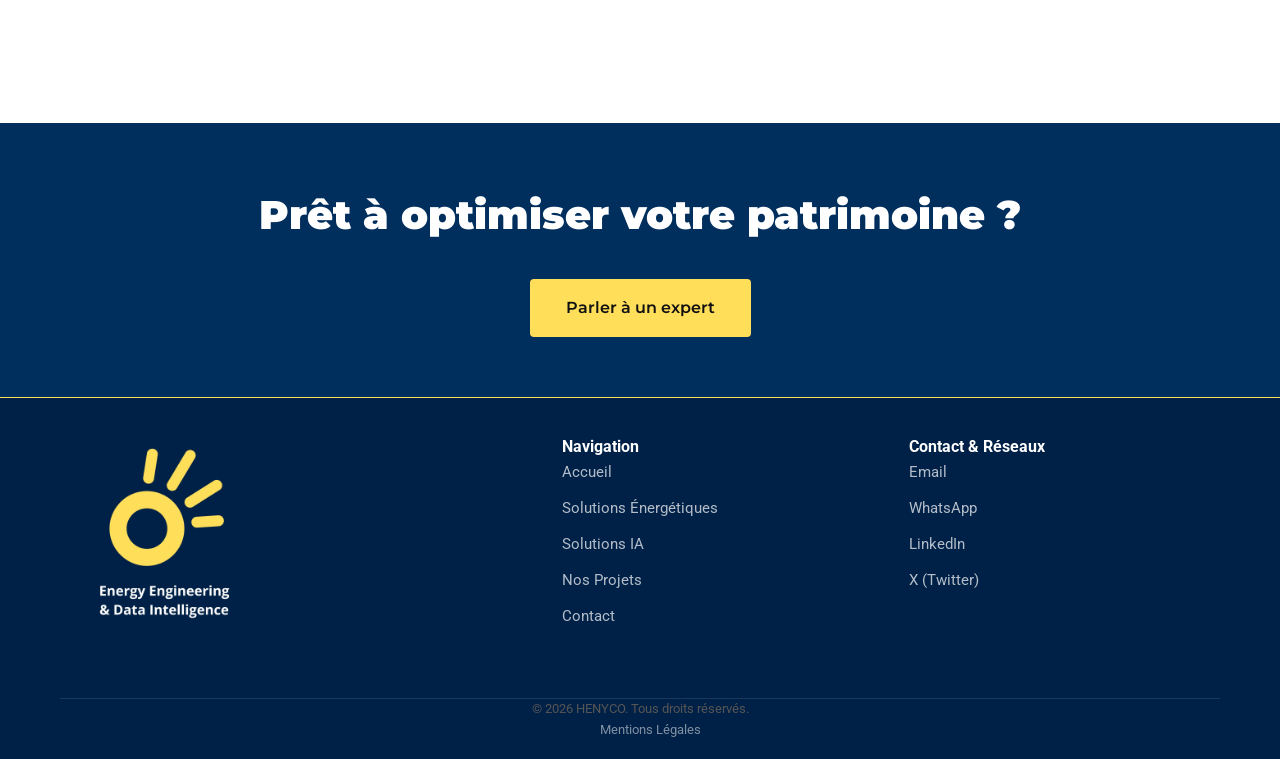
<file: solutions-energetiques.html>
<!DOCTYPE html>
<html lang="fr">

<head>
    <meta charset="UTF-8">
    <meta name="viewport" content="width=device-width, initial-scale=1.0">
    <title>Solutions Énergétiques | HENYCO</title>
    <link rel="stylesheet" href="style.css">
</head>

<body>

    <header class="immersive-hero-container">
        <nav class="glass-nav">
            <div class="logo">
                <a href="index.html"><img src="henyco logo.webp" alt="HENYCO Logo"></a>
            </div>
            <ul class="nav-links">
                <li><a href="index.html">Accueil</a></li>
                <li><a href="solutions-energetiques.html">Solutions Énergétiques</a></li>
                <li><a href="solutions-ia.html">Solutions IA</a></li>
                <li><a href="projets.html">Nos Projets</a></li>
                <li><a href="contact.html">Contact</a></li>
            </ul>
        </nav>
        <div class="hero-background" style="background-image: url('Couverture pages/Couverture 2.webp');"></div>
        <div class="hero-overlay"></div>
        <div class="hero-content">
            <h1 class="fade-in">Solutions Énergétiques Stratégiques</h1>
            <p class="fade-in" style="transition-delay: 0.2s;">Nous transformons la complexité technique en performance
                durable. Ingénierie de précision, conformité maîtrisée, rentabilité optimisée.</p>
        </div>
    </header>

    <main>
        <section class="section-intro fade-in" style="background: white;">
            <div class="container">
                <h2>Votre transition, notre expertise.</h2>
                <p>Nous concevons et sécurisons vos projets de transition énergétique à forte valeur ajoutée : études
                    techniques, audits, rénovation, modélisation avancée, solaire et systèmes fluides.

                    Notre approche allie précision d’ingénierie et vision stratégique pour transformer la complexité
                    technique en décisions claires et performantes.</p>
            </div>
        </section>

        <section class="services-grid fade-in">
            <div class="services-card">
                <h3>Rénovation Globale </h3>
                <p>Nous accompagnons la transformation énergétique des bâtiments grâce à une approche globale intégrant
                    audit, stratégie de rénovation et optimisation des performances thermiques.
                    Notre expertise permet de définir des trajectoires de rénovation cohérentes, durables et
                    économiquement optimisées, afin d’améliorer la performance énergétique, le confort et la
                    valorisation des actifs immobiliers.</p>
            </div>
            <div class="services-card">
                <h3>Fluides (CVC)</h3>
                <p>Spécialistes en ingénierie thermique, nous concevons et dimensionnons des systèmes énergétiques
                    performants et décarbonés adaptés aux besoins réels des bâtiments.
                    Nos études garantissent l’équilibre hydraulique, l’efficacité énergétique saisonnière et la
                    réduction durable des consommations et de l’empreinte carbone. </p>
            </div>
            <div class="services-card">
                <h3>Solaire Photovoltaïque</h3>
                <p>Nous développons des solutions intégrées en énergies renouvelables en optimisant le potentiel
                    énergétique des bâtiments.
                    De l’analyse du productible au dimensionnement des installations photovoltaïques, nous maximisons
                    l’autoconsommation, la rentabilité énergétique et la performance environnementale des projets. </p>
            </div>
        </section>

        <section class="cta-final fade-in">
            <h2>Prêt à optimiser votre patrimoine ?</h2>
            <a href="contact.html" class="btn-primary">Parler à un expert</a>
        </section>
    </main>

    <footer>
        <div class="footer-container">
            <div class="footer-expertise">
                <div class="footer-logo">
                    <a href="index.html"><img src="FOOTER LOGO.jpg" alt="HENYCO Logo"></a>
                </div>
            </div>
            <div class="footer-column">
                <h4>Navigation</h4>
                <div class="footer-links">
                    <a href="index.html">Accueil</a>
                    <a href="solutions-energetiques.html">Solutions Énergétiques</a>
                    <a href="solutions-ia.html">Solutions IA</a>
                    <a href="projets.html">Nos Projets</a>
                    <a href="contact.html">Contact</a>
                </div>
            </div>
            <div class="footer-column">
                <h4>Contact & Réseaux</h4>
                <div class="footer-links">
                    <a href="mailto:contact@henyco.com">Email</a>
                    <a href="https://wa.me/21620669007">WhatsApp</a>
                    <a href="https://www.linkedin.com/company/henyco" target="_blank">LinkedIn</a>
                    <a href="https://x.com/henyco_" target="_blank">X (Twitter)</a>
                </div>
            </div>
        </div>
        <div class="footer-bottom">
            <div class="copyright">
                <p>© 2026 HENYCO. Tous droits réservés.</p>
            </div>
            <div class="legal-links">
                <a href="#">Mentions Légales</a>
            </div>
        </div>
    </footer>

    <script src="script.js"></script>
</body>

</html>
</file>
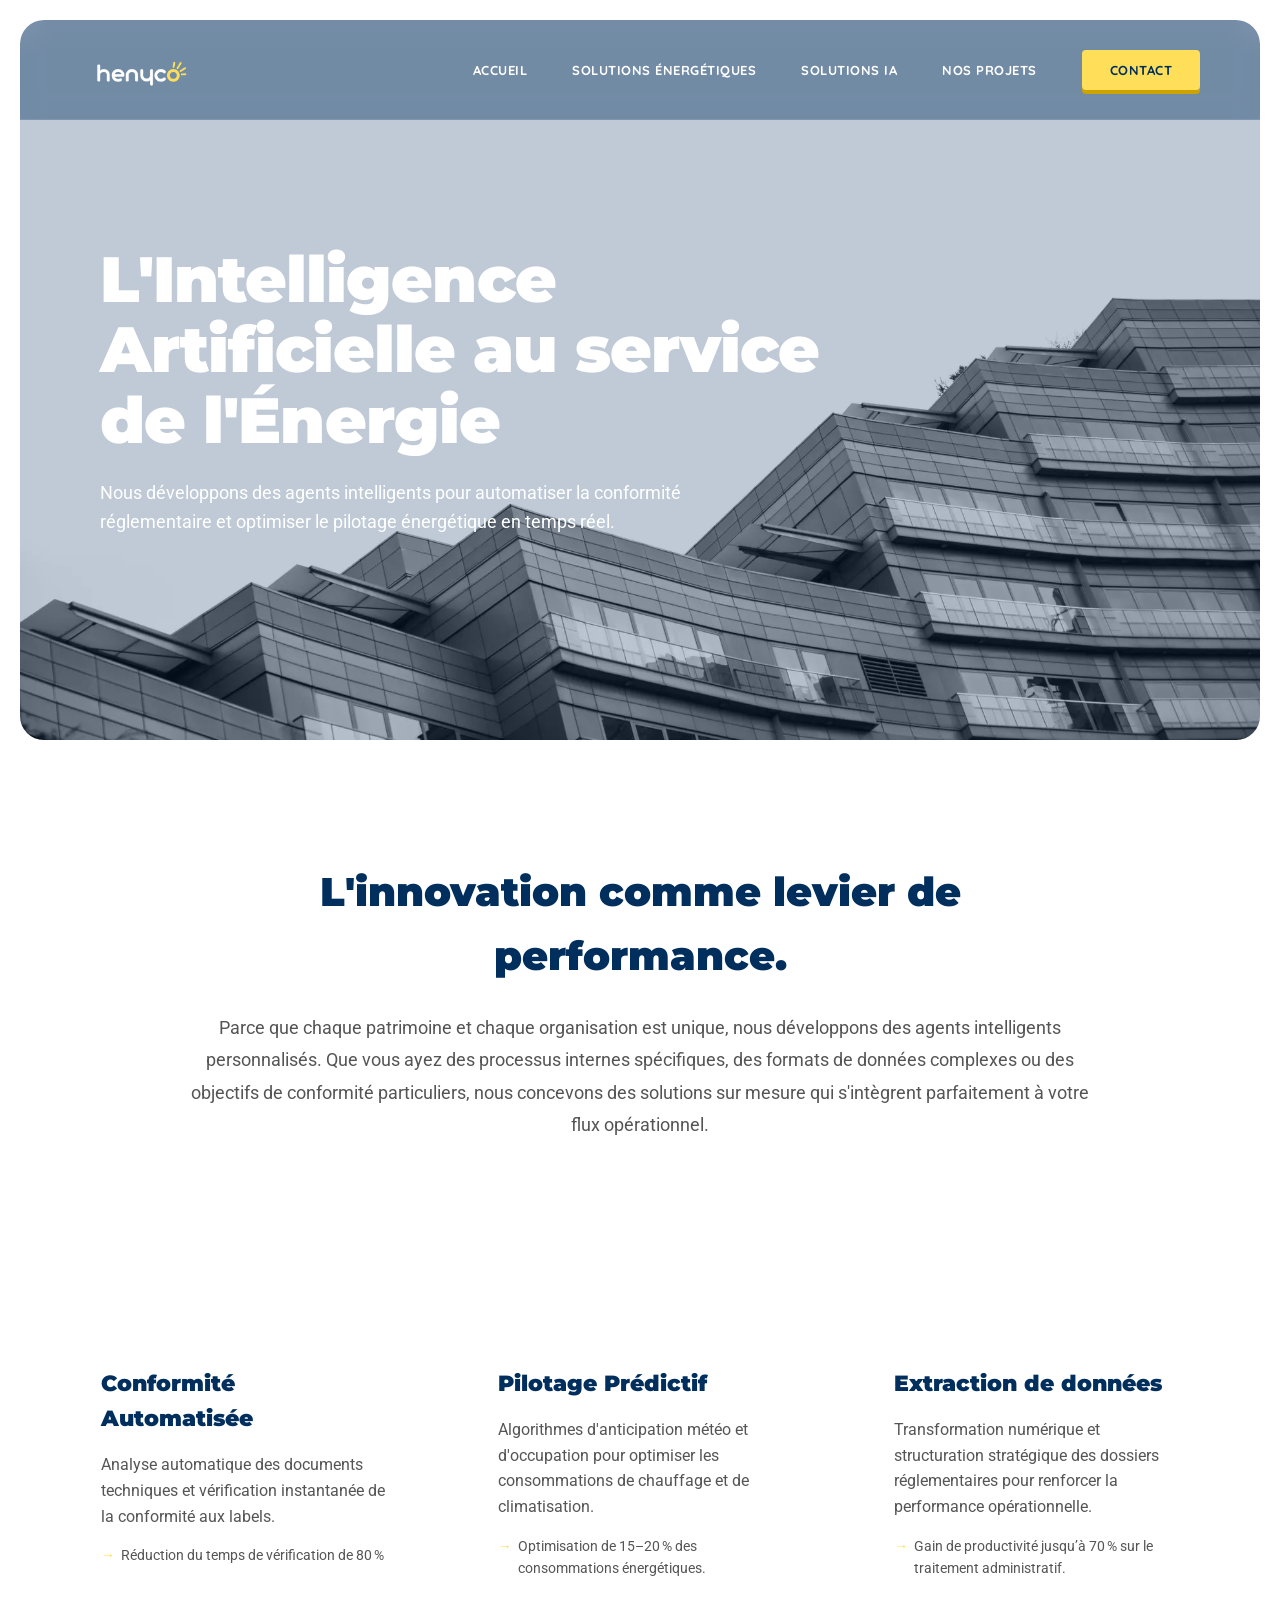
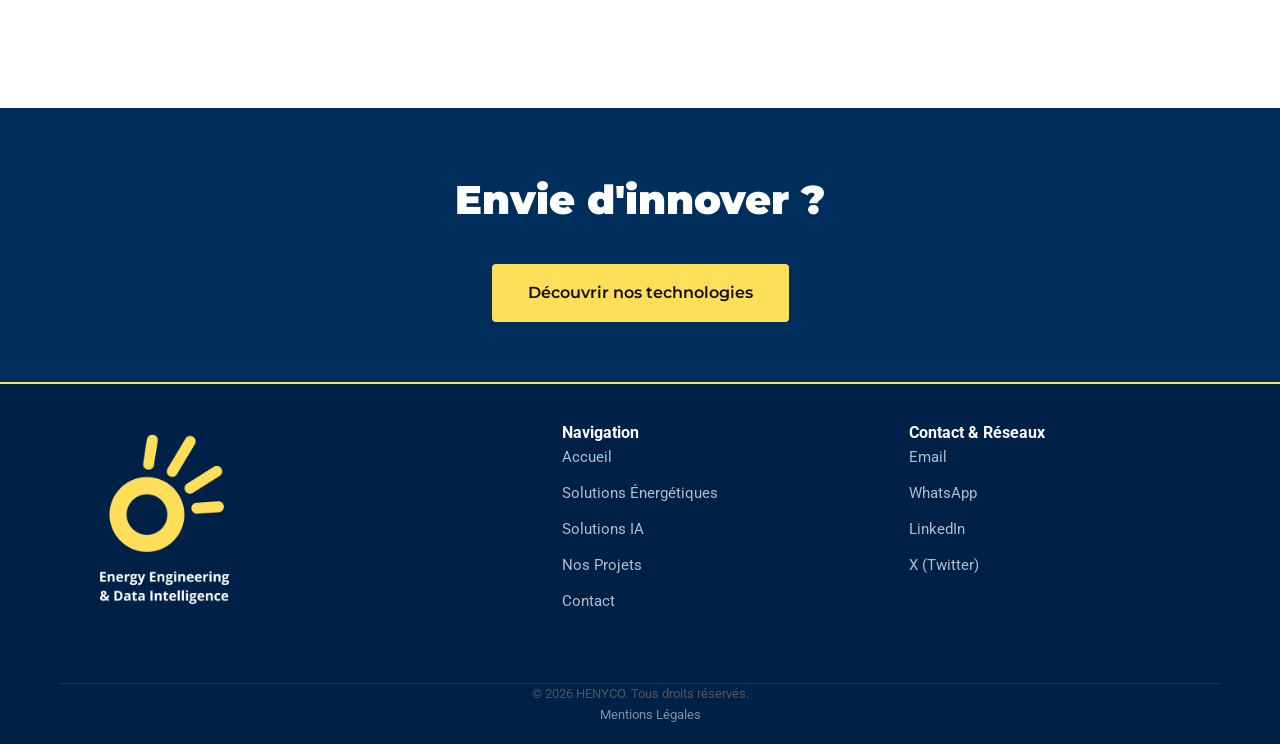
<file: solutions-ia.html>
<!DOCTYPE html>
<html lang="fr">

<head>
    <meta charset="UTF-8">
    <meta name="viewport" content="width=device-width, initial-scale=1.0">
    <title>Solutions IA | HENYCO Innovation</title>
    <link rel="stylesheet" href="style.css">
</head>

<body>

    <header class="immersive-hero-container">
        <nav class="glass-nav">
            <div class="logo">
                <a href="index.html"><img src="henyco logo.webp" alt="HENYCO Logo"></a>
            </div>
            <ul class="nav-links">
                <li><a href="index.html">Accueil</a></li>
                <li><a href="solutions-energetiques.html">Solutions Énergétiques</a></li>
                <li><a href="solutions-ia.html">Solutions IA</a></li>
                <li><a href="projets.html">Nos Projets</a></li>
                <li><a href="contact.html">Contact</a></li>
            </ul>
        </nav>
        <div class="hero-background" style="background-image: url('Couverture pages/Couverture 3.webp');"></div>
        <div class="hero-overlay"></div>
        <div class="hero-content">
            <h1 class="fade-in">L'Intelligence Artificielle au service de l'Énergie</h1>
            <p class="fade-in" style="transition-delay: 0.2s;">Nous développons des agents intelligents pour automatiser la conformité réglementaire et optimiser le pilotage énergétique en temps réel.</p>
        </div>
    </header>

    <main>
        <section class="section-intro fade-in" style="background: white;">
            <div class="container">
                <h2>L'innovation comme levier de performance.</h2>
                <p>Parce que chaque patrimoine et chaque organisation est unique, nous développons des agents
                    intelligents personnalisés.
                    Que vous ayez des processus internes spécifiques, des formats de données complexes ou des objectifs
                    de conformité particuliers, nous concevons des solutions sur mesure qui s'intègrent parfaitement à
                    votre flux opérationnel.</p>
            </div>
        </section>

        <section class="services-grid fade-in">
            <div class="services-card">
                <h3>Conformité Automatisée</h3>
                <p>Analyse automatique des documents techniques et vérification instantanée de la conformité aux labels.
                </p>
                <ul>
                    <li> Réduction du temps de vérification de 80 % </li>
                </ul>
            </div>
            <div class="services-card">
                <h3>Pilotage Prédictif</h3>
                <p>Algorithmes d'anticipation météo et d'occupation pour optimiser les consommations de chauffage et de
                    climatisation.</p>
                <ul>
                    <li> Optimisation de 15–20 % des consommations énergétiques. </li>
                </ul>
            </div>
            <div class="services-card">
                <h3>Extraction de données</h3>
                <p>Transformation numérique et structuration stratégique des dossiers réglementaires pour renforcer la
                    performance opérationnelle.</p>
                <ul>
                    <li> Gain de productivité jusqu’à 70 % sur le traitement administratif. </li>
                </ul>
            </div>
        </section>

        <section class="cta-final fade-in">
            <h2>Envie d'innover ?</h2>
            <a href="contact.html" class="btn-primary">Découvrir nos technologies</a>
        </section>
    </main>

    <footer>
        <div class="footer-container">
            <div class="footer-expertise">
                <div class="footer-logo">
                    <a href="index.html"><img src="FOOTER LOGO.jpg" alt="HENYCO Logo"></a>
                </div>
            </div>
            <div class="footer-column">
                <h4>Navigation</h4>
                <div class="footer-links">
                    <a href="index.html">Accueil</a>
                    <a href="solutions-energetiques.html">Solutions Énergétiques</a>
                    <a href="solutions-ia.html">Solutions IA</a>
                    <a href="projets.html">Nos Projets</a>
                    <a href="contact.html">Contact</a>
                </div>
            </div>
            <div class="footer-column">
                <h4>Contact & Réseaux</h4>
                <div class="footer-links">
                    <a href="mailto:contact@henyco.com">Email</a>
                    <a href="https://wa.me/21620669007">WhatsApp</a>
                    <a href="https://www.linkedin.com/company/henyco" target="_blank">LinkedIn</a>
                    <a href="https://x.com/henyco_" target="_blank">X (Twitter)</a>
                </div>
            </div>
        </div>
        <div class="footer-bottom">
            <div class="copyright">
                <p>© 2026 HENYCO. Tous droits réservés.</p>
            </div>
            <div class="legal-links">
                <a href="#">Mentions Légales</a>
            </div>
        </div>
    </footer>

    <script src="script.js"></script>
</body>

</html>
</file>
<file: style.css>
@import url('https://fonts.googleapis.com/css2?family=Montserrat:wght@700;900&family=Quicksand:wght@700&family=Roboto:wght@400;700&display=swap');

:root {
    --primary-color: #002E5D;
    /* Deep Blue */
    --accent-color: #ffde59;
    /* Solar Yellow */
    --hover-accent: #ffe68a;
    --dark-neutral: #111111;
    --light-bg: #F8F9FA;
    --white: #FFFFFF;
    --text-main: #222222;
    --text-secondary: #555555;
    --transition: cubic-bezier(0.4, 0, 0.2, 1) 0.3s;
    --header-height: 126px;
    --container-max: 1200px;
}

* {
    margin: 0;
    padding: 0;
    box-sizing: border-box;
}

body {
    background-color: var(--white);
    color: var(--text-main);
    font-family: 'Roboto', sans-serif;
    line-height: 1.6;
    overflow-x: hidden;
    -webkit-font-smoothing: antialiased;
}

/* TYPOGRAPHY */
h1,
h2,
h3 {
    font-family: 'Montserrat', sans-serif;
    font-weight: 900;
    color: var(--primary-color);
}

h1 {
    font-size: clamp(1.8rem, 5vw, 3rem);
    line-height: 1.1;
    letter-spacing: -1px;
}

h2 {
    font-size: clamp(1.5rem, 4vw, 2.5rem);
    margin-bottom: 1.5rem;
}

h3 {
    font-size: 1.5rem;
}

p {
    font-family: 'Roboto', sans-serif;
    font-weight: 400;
    line-height: 1.6;
    color: var(--text-secondary);
}

a {
    text-decoration: none;
    color: inherit;
    transition: var(--transition);
}

ul {
    list-style: none;
}

/* NAVIGATION & IMMERSIVE HERO REFACTOR */
.immersive-hero-container {
    position: relative;
    width: calc(100% - 40px);
    max-width: 1600px;
    margin: 20px auto;
    border-radius: 24px;
    overflow: hidden;
    min-height: 80vh;
    display: flex;
    flex-direction: column;
}

nav.glass-nav {
    position: absolute;
    top: 0;
    left: 0;
    width: 100%;
    height: 100px;
    padding: 0 60px;
    display: flex;
    justify-content: space-between;
    align-items: center;
    background: rgba(0, 46, 93, 0.4);
    backdrop-filter: blur(12px);
    -webkit-backdrop-filter: blur(12px);
    border-bottom: 1px solid rgba(255, 255, 255, 0.1);
    z-index: 1000;
    transition: var(--transition);
}

.logo a {
    display: flex;
    align-items: center;
    padding: 5px 0;
}

.logo img {
    height: 120px;
    transition: height 0.4s ease;
}

.nav-links {
    display: flex;
    gap: 45px;
    align-items: center;
    justify-content: flex-end;
}

.nav-links a {
    font-family: 'Quicksand', sans-serif;
    font-weight: 700;
    color: var(--white);
    font-size: 13px;
    letter-spacing: 0.5px;
    text-transform: uppercase;
    position: relative;
    padding: 10px 0;
}

.nav-links li:not(:last-child) a::after {
    content: '';
    position: absolute;
    bottom: 5px;
    left: 0;
    width: 0;
    height: 2px;
    background-color: var(--accent-color);
    transition: width 0.4s cubic-bezier(0.165, 0.84, 0.44, 1);
}

.nav-links li:not(:last-child) a:hover {
    color: var(--accent-color);
}

.nav-links li:not(:last-child) a:hover::after {
    width: 100%;
}

.nav-links li:last-child a {
    background-color: var(--accent-color);
    color: var(--primary-color) !important;
    padding: 12px 28px;
    border-radius: 4px;
    font-weight: 700;
    box-shadow: 0 4px 0 #CCA300;
    transition: var(--transition);
}

.nav-links li:last-child a:hover {
    transform: translateY(-2px);
    background-color: var(--hover-accent);
    box-shadow: 0 6px 15px rgba(255, 204, 0, 0.4);
}

.nav-links li:last-child a::after {
    display: none;
}

/* HERO SECTION DE L'IMMERSIF */
.hero-background {
    position: absolute;
    top: 0;
    left: 0;
    width: 100%;
    height: 100%;
    background-size: cover;
    background-position: center;
    z-index: 0;
    animation: slowZoom 15s ease-in-out infinite alternate;
}

.hero-overlay {
    position: absolute;
    top: 0;
    left: 0;
    width: 100%;
    height: 100%;
    background: rgba(0, 46, 93, 0.6);
    z-index: 1;
}

@keyframes slowZoom {
    from {
        transform: scale(1);
    }
    to {
        transform: scale(1.15);
    }
}

.hero-content {
    position: relative;
    z-index: 2;
    padding: 140px 80px 80px;
    flex: 1;
    display: flex;
    flex-direction: column;
    justify-content: center;
    color: #FFFFFF;
}

.immersive-hero-container h1 {
    font-family: 'Montserrat', sans-serif !important;
    font-weight: 900 !important;
    color: #ffffff;
    margin-bottom: 24px;
    max-width: 800px;
    font-size: clamp(2rem, 5vw, 4rem);
}

.immersive-hero-container p {
    color: #ffffff;
    font-size: 18px;
    max-width: 640px;
    margin-bottom: 40px;
}

.btn-primary {
    background-color: var(--accent-color);
    color: var(--dark-neutral);
    font-family: 'Montserrat', sans-serif;
    font-weight: 600;
    padding: 16px 36px;
    border-radius: 4px;
    display: inline-block;
    transition: transform 0.3s ease, box-shadow 0.3s ease;
    border: none;
    cursor: pointer;
}

.btn-primary:hover {
    transform: scale(1.05);
    box-shadow: 0 8px 20px rgba(255, 195, 0, 0.3);
}

/* SECTION INTRO */
.section-intro {
    background: var(--light-bg);
    padding: 100px 60px;
    text-align: center;
}

.section-intro .container {
    max-width: 900px;
    margin: 0 auto;
}

.section-intro h2 {
    margin-bottom: 24px;
}

.section-intro p {
    font-size: 18px;
    line-height: 1.8;
}

/* Slogan Styling */
.slogan {
    font-size: 1.25rem !important;
    font-style: italic;
    color: var(--primary-color);
    margin-top: 1rem;
    display: block;
}

/* SERVICES GRID */
.services-grid {
    display: grid;
    grid-template-columns: repeat(auto-fit, minmax(350px, 1fr));
    gap: 30px;
    padding: 80px 20px;
    max-width: var(--container-max);
    margin: 0 auto;
}

.services-card {
    background: rgba(255, 255, 255, 0.05);
    /* Very light background for glassmorphism */
    backdrop-filter: blur(12px);
    -webkit-backdrop-filter: blur(12px);
    border: 1px solid rgba(255, 255, 255, 0.1);
    border-radius: 12px;
    padding: 40px;
    transition: transform 0.3s ease, box-shadow 0.3s ease, background 0.3s ease;
    border-top: 4px solid transparent;
}

.services-card:hover {
    transform: translateY(-8px);
    box-shadow: 0 12px 30px rgba(0, 0, 0, 0.4), 0 -4px 15px rgba(255, 204, 0, 0.5);
    border-top-color: var(--accent-color);
    background: rgba(255, 255, 255, 0.1);
}

.services-card ul {
    margin-top: 15px;
    list-style: none;
}

.services-card li {
    font-size: 14px;
    color: var(--text-secondary);
    position: relative;
    padding-left: 20px;
    margin-bottom: 8px;
}

.services-card li::before {
    content: '→';
    position: absolute;
    left: 0;
    color: var(--accent-color);
}

.services-card h3 {
    margin-bottom: 16px;
    font-size: 22px;
}

.services-card p {
    font-size: 16px;
}

/* DUAL-CORE SECTION (Pôle Technique / IA) */
.dual-core-container {
    display: flex;
    flex-direction: column;
    gap: 40px;
    padding: 80px 20px;
    max-width: var(--container-max);
    margin: 0 auto;
}

@media (min-width: 1024px) {
    .dual-core-container {
        flex-direction: row;
        gap: 0;
        padding: 100px 0;
    }

    .dual-core-pole {
        flex: 1;
        padding: 60px;
        transition: opacity 0.4s ease;
    }

    .dual-core-container:hover .dual-core-pole:not(:hover) {
        opacity: 0.8;
    }
}

.feature-image {
    flex: 1;
    height: 450px;
    border-radius: 12px;
    overflow: hidden;
    box-shadow: 0 10px 30px rgba(0, 0, 0, 0.1);
    transition: transform 0.4s ease, box-shadow 0.4s ease;
}

.feature-image:hover {
    transform: scale(1.03);
    box-shadow: 0 15px 40px rgba(0, 0, 0, 0.2);
}

.feature-image img {
    width: 100%;
    height: 100%;
    object-fit: cover;
}

/* CTA FINAL */
.cta-final {
    background: var(--primary-color);
    color: var(--white);
    text-align: center;
    padding: 60px 60px;
}

.cta-final h2 {
    color: var(--white);
    margin-bottom: 32px;
}

/* Removed duplicate SERVICES CARDS to restore glassmorphism */

footer {
    padding: 36px 60px 18px;
    background: #002147;
    /* Darker Deep Blue */
    color: #FFFFFF;
    border-top: 2px solid var(--accent-color);
    font-family: 'Roboto', sans-serif;
    font-weight: 400;
}

.footer-container {
    display: grid;
    grid-template-columns: 1.5fr 1fr 1fr;
    /* Expertise gets more room */
    gap: 36px;
    max-width: 1400px;
    margin: 0 auto 36px auto;
}

.footer-expertise .footer-logo img {
    height: 205px;
    margin-bottom: 15px;
}

.footer-expertise p {
    color: rgba(255, 255, 255, 0.8);
    font-size: 16px;
    line-height: 1.6;
    max-width: 300px;
    font-style: italic;
}

.footer-column {
    display: flex;
    flex-direction: column;
}

.footer-links {
    display: flex;
    flex-direction: column;
    gap: 12px;
    align-items: flex-start;
    /* Ensure left alignment */
}

.footer-links a {
    color: rgba(255, 255, 255, 0.7);
    transition: var(--transition);
    font-size: 15px;
    display: flex;
    align-items: center;
    gap: 10px;
    /* Space for icons */
}

.footer-links a:hover {
    color: var(--accent-color);
    transform: translateX(5px);
}

.footer-social-row {
    display: flex;
    gap: 20px;
    margin-top: 15px;
}

.footer-social-row a {
    width: 36px;
    height: 36px;
    display: flex;
    align-items: center;
    justify-content: center;
    background: rgba(255, 255, 255, 0.1);
    border-radius: 50%;
    transition: var(--transition);
}

.footer-social-row a img {
    width: 18px;
    height: 18px;
    filter: brightness(0) invert(1);
}

.footer-social-row a:hover {
    background: var(--accent-color);
    transform: translateY(-3px);
}

.footer-social-row a:hover img {
    filter: brightness(0);
    /* Black icon on yellow background */
}

.social-icons {
    display: flex;
    gap: 25px;
    align-items: center;
    margin-top: 10px;
}

.social-icons a {
    transition: var(--transition);
    display: flex;
    align-items: center;
    justify-content: center;
}

.social-icons svg,
.social-icons img {
    width: 32px;
    height: 32px;
    fill: none;
    stroke: #FFFFFF;
    stroke-width: 1.5;
    transition: transform 0.3s ease, stroke 0.3s ease, filter 0.3s ease;
}

.social-icons a:hover svg {
    stroke: var(--accent-color);
    transform: translateY(-3px);
}

.social-icons a:hover img {
    transform: translateY(-3px);
    filter: invert(79%) sepia(82%) saturate(1478%) hue-rotate(352deg) brightness(101%) contrast(105%);
    /* Yellow #FFC300 */
}

.footer-bottom {
    text-align: center;
    margin: 0 auto;
    font-size: 13px;
    color: rgba(255, 255, 255, 0.5);
    border-top: 0.5px solid rgba(255, 255, 255, 0.1);
}

.footer-bottom a {
    margin-left: 20px;
    transition: var(--transition);
}

.footer-bottom a:hover {
    color: var(--white);
}

@media (max-width: 992px) {
    .footer-container {
        grid-template-columns: 1fr 1fr;
    }
}

@media (max-width: 768px) {
    .footer-container {
        grid-template-columns: 1fr;
        gap: 40px;
        text-align: left;
    }

    .footer-expertise p {
        max-width: 100%;
    }

    .footer-bottom {
        padding-top: 20px;
        flex-direction: column;
        gap: 15px;
    }
}

.partners-section {
    padding: 60px;
    text-align: center;
    background: var(--white);
    border-top: 1px solid #EEE;
}

.partners-grid {
    display: flex;
    justify-content: center;
    align-items: center;
    gap: 60px;
    flex-wrap: wrap;
    margin-top: 40px;
}

.partners-grid img {
    height: 40px;
    filter: grayscale(1);
    opacity: 0.5;
    transition: var(--transition);
}

.partners-grid img:hover {
    filter: grayscale(0);
    opacity: 1;
}

/* ANIMATIONS */
.fade-in {
    opacity: 0;
    transform: translateY(40px);
    transition: opacity 0.8s cubic-bezier(0.25, 0.46, 0.45, 0.94),
        transform 0.8s cubic-bezier(0.25, 0.46, 0.45, 0.94);
    will-change: opacity, transform;
}

.fade-in.visible {
    opacity: 1;
    transform: translateY(0);
}

/* Staggered delays for list items/grids */
.fade-in-up-stagger:nth-child(1) {
    transition-delay: 0.1s;
}

.fade-in-up-stagger:nth-child(2) {
    transition-delay: 0.2s;
}

.fade-in-up-stagger:nth-child(3) {
    transition-delay: 0.3s;
}

.fade-in-up-stagger:nth-child(4) {
    transition-delay: 0.4s;
}

/* RESPONSIVE */

/* RESPONSIVE */
@media (max-width: 992px) {
    .hero-section {
        padding: 120px 40px;
    }

    .hero-section h1 {
        font-size: 36px;
    }

    .feature-block {
        flex-direction: column !important;
        gap: 40px;
    }
}

@media (max-width: 768px) {
    nav {
        padding: 1rem 30px;
    }

    .nav-links {
        display: none;
    }

    .section-intro,
    .services-grid,
    .cta-final,
    .dual-core-container {
        padding: 60px 30px;
        /* Enforced 60px vertical padding */
    }
}

/* PROJECTS GRID */
.projects-grid {
    display: grid;
    grid-template-columns: repeat(3, 1fr);
    /* 3 columns on web */
    gap: 30px;
    padding: 80px 20px;
    max-width: var(--container-max);
    margin: 0 auto;
}

@media (max-width: 1024px) {
    .projects-grid {
        grid-template-columns: repeat(2, 1fr);
    }
}

@media (max-width: 768px) {
    .projects-grid {
        grid-template-columns: 1fr;
        padding: 40px 20px;
    }
}

.project-card {
    border-radius: 12px;
    overflow: hidden;
    box-shadow: 0 10px 30px rgba(0, 0, 0, 0.1);
    transition: var(--transition);
}

.project-card:hover {
    transform: scale(1.02);
}

.project-img {
    height: 240px;
    background-size: cover;
    background-position: center;
}

.project-info {
    padding: 24px;
    background: white;
}

.social-icons .icon-x {
    transform: scale(0.85);
}

.social-icons a:hover .icon-x {
    transform: translateY(-3px) scale(0.85);
}

/* CONTACT PAGE REDESIGN */
.contact-immersive-hero {
    position: relative;
    width: calc(100% - 40px);
    max-width: 1600px;
    margin: 20px auto;
    border-radius: 24px;
    overflow: hidden;
    min-height: 80vh;
    display: flex;
    flex-direction: column;
}

.contact-nav {
    display: flex;
    justify-content: space-between;
    align-items: center;
    padding: 0 60px;
    height: 100px;
    background: rgba(0, 46, 93, 0.4);
    backdrop-filter: blur(15px);
    -webkit-backdrop-filter: blur(15px);
    border-bottom: 1px solid rgba(255, 255, 255, 0.1);
    z-index: 10;
}

.contact-nav .logo img {
    height: 150px;
    transition: height 0.4s ease;
}

.contact-hero-content {
    flex: 1;
    display: flex;
    align-items: center;
    justify-content: center;
    position: relative;
    padding: 60px 20px;
}

.hero-overlay {
    position: absolute;
    top: 0;
    left: 0;
    width: 100%;
    height: 100%;
    background: rgba(0, 46, 93, 0.25);
    z-index: 1;
}

.contact-hero-content .hero-background {
    position: absolute;
    top: 0;
    left: 0;
    width: 100%;
    height: 100%;
    background-size: cover;
    background-position: center;
    z-index: 0;
    animation: slowZoom 15s ease-in-out infinite alternate;
}

.contact-hero-content .hero-text {
    position: relative;
    z-index: 2;
    text-align: center;
    color: #FFFFFF;
    max-width: 800px;
}

.contact-hero-content h1 {
    font-family: 'Montserrat', sans-serif;
    font-weight: 900;
    font-size: clamp(2rem, 5vw, 4rem);
    color: #FFFFFF;
    margin-bottom: 24px;
}

.contact-hero-content p {
    font-size: 1.2rem;
    color: #E0E0E0;
}

.contact-page-content {
    padding: 80px 20px;
    background-color: #FFFFFF;
}

.contact-form-container {
    max-width: 700px;
    margin: 0 auto;
    background: #FFFFFF;
    border-radius: 16px;
    padding: 60px;
    box-shadow: 0 10px 40px rgba(0, 0, 0, 0.05);
}

.contact-form-container h2 {
    text-align: center;
    margin-bottom: 40px;
    font-family: 'Montserrat', sans-serif;
    font-weight: 900;
    color: var(--primary-color);
}

.minimal-form {
    display: flex;
    flex-direction: column;
    gap: 30px;
}

.form-group {
    position: relative;
}

.minimal-form input,
.minimal-form textarea {
    width: 100%;
    padding: 12px 0;
    border: none;
    border-bottom: 1px solid #DDDDDD;
    background: transparent;
    font-family: 'Roboto', sans-serif;
    font-size: 16px;
    color: var(--text-main);
    transition: border-color 0.3s ease;
    outline: none;
}

.minimal-form input:focus,
.minimal-form textarea:focus {
    border-bottom-color: var(--accent-color);
}



/* BANDEAU CONTACT HORIZONTAL */
.contact-channels-band {
    background-color: var(--light-bg);
    padding: 60px 20px;
    border-top: 1px solid #ECECEC;
}

.contact-channels-container {
    max-width: 1200px;
    margin: 0 auto;
    display: flex;
    justify-content: center;
    gap: 60px;
    flex-wrap: wrap;
}

.channel-item {
    display: flex;
    align-items: center;
    gap: 15px;
}

.channel-item .icon-wrapper img {
    width: 36px;
    height: 36px;
    display: block;
    transition: transform 0.3s ease;
}

.channel-text h4 {
    font-family: 'Montserrat', sans-serif;
    font-weight: 900;
    color: var(--primary-color);
    font-size: 0.9rem;
    text-transform: uppercase;
    margin-bottom: 4px;
}

.channel-text p a {
    color: var(--text-main);
    font-weight: 700;
    font-size: 1.1rem;
}

.channel-item:hover .icon-wrapper img {
    transform: scale(1.1);
}

.channel-item:hover .channel-text p a {
    color: var(--accent-color);
}

@media (max-width: 768px) {

    /* 1. Header & Navigation */
    nav {
        height: 95px !important;
        padding: 0 20px !important;
        justify-content: space-between;
    }

    /* Protection de la lisibilité mobile */
    .logo img {
        height: 70px !important; /* Réduction drastique sur smartphone */
        width: auto;
        content: url('LOGOMOB.webp');
    }

    .burger {
        display: flex !important;
        flex-direction: column;
        gap: 6px;
        cursor: pointer;
        z-index: 1001;
    }

    .burger span {
        display: block;
        width: 30px;
        height: 3px;
        background-color: var(--white);
        transition: var(--transition);
        border-radius: 2px;
    }

    /* Burger Animation when active */
    .burger.active span:nth-child(1) {
        transform: translateY(9px) rotate(45deg);
    }

    .burger.active span:nth-child(2) {
        opacity: 0;
    }

    .burger.active span:nth-child(3) {
        transform: translateY(-9px) rotate(-45deg);
    }

    .nav-links {
        position: fixed;
        top: 0;
        right: -100%;
        width: 100%;
        /* Elegant full screen or 80%. Let's go with 100% for elegance as requested */
        height: 100vh;
        background: rgba(0, 46, 93, 0.98);
        /* Deep brand blue overlay */
        backdrop-filter: blur(10px);
        display: flex !important;
        flex-direction: column !important;
        justify-content: center;
        align-items: center;
        gap: 40px !important;
        transition: 0.5s cubic-bezier(0.4, 0, 0.2, 1);
        z-index: 1000;
    }

    .nav-links.active {
        right: 0;
    }

    .nav-links a {
        font-size: 20px !important;
        color: var(--white) !important;
    }

    /* 2. Grids & Layout */
    div[style*="display: grid"],
    div[style*="display: flex"],
    .services-grid,
    .projects-grid,
    .footer-container,
    .feature-block,
    .partners-grid {
        display: flex !important;
        flex-direction: column !important;
        width: 100% !important;
        padding: 20px !important;
        gap: 40px !important;
    }

    section {
        padding: 60px 20px !important;
    }

    /* 3. Hero Section */
    .hero-section {
        padding: 100px 20px 60px !important;
        min-height: 60vh !important;
        text-align: center !important;
    }

    .hero-section h1 {
        font-size: 28px !important;
        line-height: 1.2;
    }

    .hero-section p {
        font-size: 16px !important;
        margin-bottom: 30px;
    }

    .hero-background {
        background-position: center !important;
    }

    /* 4. Contact Page Stacking */
    .contact-immersive-hero {
        width: calc(100% - 20px);
        margin: 10px auto;
        min-height: 50vh;
        border-radius: 16px;
    }
    .contact-nav {
        padding: 0 20px;
        height: 80px;
    }
    .contact-nav .logo img {
        height: 80px;
    }
    .contact-hero-content {
        padding: 40px 20px;
    }
    .contact-hero-content h1 {
        font-size: 2rem;
    }
    .contact-page-content {
        padding: 40px 20px;
    }
    .contact-form-container {
        padding: 40px 20px;
    }
    .contact-channels-container {
        flex-direction: column;
        gap: 30px;
        align-items: flex-start;
    }

    /* 5. Interactive Elements */
    .btn-primary,
    .nav-links li:last-child a {
        padding: 20px 40px !important;
        font-size: 16px !important;
        width: 100% !important;
        max-width: 300px;
        text-align: center;
        margin: 0 auto;
        display: block;
    }

    /* Footer adjustments */
    .footer-expertise {
        text-align: center;
    }

    .footer-expertise img {
        height: 176px !important;
        margin-bottom: 20px;
    }

    .footer-column {
        text-align: center;
    }

    .footer-links {
        align-items: center !important;
    }

    .social-icons {
        justify-content: center;
    }
}

/* SMART-ADMIN & AGENT PAGES */
.agent-hero {
    position: relative;
    padding: var(--header-height) 20px 80px;
    min-height: 85vh;
    display: flex;
    flex-direction: column;
    justify-content: center;
    align-items: center;
    text-align: center;
    color: #FFF;
    overflow: hidden;
}

.agent-hero-background {
    position: absolute;
    top: 0; left: 0; width: 100%; height: 100%;
    background-image: url('Couverture pages/Couverture 1.webp'); /* À adapter si image spécifique */
    background-size: cover;
    background-position: center;
    z-index: 0;
    filter: blur(2px);
    transform: scale(1.05);
}

.agent-hero-overlay {
    position: absolute;
    top: 0; left: 0; width: 100%; height: 100%;
    background: linear-gradient(135deg, rgba(0, 46, 93, 0.9) 0%, rgba(0, 20, 40, 0.95) 100%);
    z-index: 1;
}

.agent-hero-content {
    position: relative;
    z-index: 2;
    max-width: 900px;
    margin: 0 auto;
}

.badge-ia {
    display: inline-block;
    background: rgba(255, 204, 0, 0.2);
    color: var(--accent-color);
    border: 1px solid var(--accent-color);
    padding: 6px 16px;
    border-radius: 50px;
    font-weight: 700;
    font-size: 0.9rem;
    margin-bottom: 25px;
    letter-spacing: 1px;
    text-transform: uppercase;
}

.agent-hero-content h1 {
    font-family: 'Montserrat', sans-serif;
    font-weight: 900;
    font-size: clamp(2.5rem, 6vw, 4.5rem);
    color: #FFF;
    margin-bottom: 25px;
    line-height: 1.1;
}

.agent-hero-content p {
    font-size: 1.25rem;
    color: #E0E0E0;
    margin-bottom: 50px;
    max-width: 700px;
    margin-left: auto;
    margin-right: auto;
}

.metrics-hero {
    display: flex;
    justify-content: center;
    gap: 30px;
    flex-wrap: wrap;
}

.metric {
    background: rgba(255, 255, 255, 0.1);
    backdrop-filter: blur(10px);
    -webkit-backdrop-filter: blur(10px);
    border: 1px solid rgba(255, 255, 255, 0.2);
    border-radius: 12px;
    padding: 25px 40px;
    display: flex;
    flex-direction: column;
    align-items: center;
    min-width: 250px;
}

.metric-value {
    font-family: 'Montserrat', sans-serif;
    font-weight: 900;
    font-size: 3rem;
    color: var(--accent-color);
    line-height: 1;
    margin-bottom: 10px;
}

.metric-label {
    font-size: 1rem;
    font-weight: 700;
    text-transform: uppercase;
    letter-spacing: 1px;
    color: #FFF;
}

/* DEMO INTERFACE */
.agent-demo-section, .agent-results-section {
    padding: 100px 20px;
    background-color: var(--light-bg);
}

.agent-results-section {
    padding-top: 0;
}

.container-agent {
    max-width: var(--container-max);
    margin: 0 auto;
}

.section-headers {
    text-align: center;
    margin-bottom: 50px;
}

.section-headers h2 {
    font-size: 2.5rem;
    margin-bottom: 15px;
}

.section-headers p {
    font-size: 1.1rem;
}

.ia-dashboard-glass {
    background: #FFFFFF;
    border-radius: 20px;
    padding: 50px;
    box-shadow: 0 20px 50px rgba(0, 0, 0, 0.05);
    border: 1px solid #EAEAEA;
    text-align: center;
}

.upload-zone {
    border: 3px dashed var(--primary-color);
    border-radius: 16px;
    padding: 60px 20px;
    background-color: rgba(0, 46, 93, 0.02);
    cursor: pointer;
    transition: all 0.3s ease;
}

.upload-zone:hover {
    background-color: rgba(0, 46, 93, 0.05);
    border-color: var(--accent-color);
}

.upload-icon {
    width: 64px;
    height: 64px;
    margin-bottom: 20px;
    filter: invert(18%) sepia(87%) saturate(2250%) hue-rotate(205deg) brightness(97%) contrast(105%); /* Primary color approx */
}

.upload-zone h3 {
    margin-bottom: 10px;
    color: var(--primary-color);
}

.upload-zone p {
    margin-bottom: 30px;
    font-size: 0.95rem;
}

.btn-secondary {
    background-color: transparent;
    color: var(--primary-color);
    border: 2px solid var(--primary-color);
    font-family: 'Montserrat', sans-serif;
    font-weight: 700;
    padding: 12px 30px;
    border-radius: 8px;
    cursor: pointer;
    transition: all 0.3s ease;
}

.btn-secondary:hover {
    background-color: var(--primary-color);
    color: #FFF;
}

/* PROCESS TRACKER */
.process-tracker {
    display: flex;
    justify-content: space-between;
    align-items: center;
    margin-top: 20px;
}

.step {
    display: flex;
    flex-direction: column;
    align-items: center;
    gap: 15px;
    opacity: 0.4;
    transition: opacity 0.4s ease;
}

.step.active {
    opacity: 1;
}

.step-circle {
    width: 50px;
    height: 50px;
    border-radius: 50%;
    background-color: #E0E0E0;
    color: #FFF;
    display: flex;
    justify-content: center;
    align-items: center;
    font-weight: 700;
    font-size: 1.2rem;
    transition: background-color 0.4s ease;
}

.step.active .step-circle {
    background-color: var(--accent-color);
    color: var(--primary-color);
    box-shadow: 0 0 15px rgba(255, 204, 0, 0.5);
}

.step span {
    font-weight: 700;
    color: var(--primary-color);
}

.step-line {
    flex: 1;
    height: 4px;
    background-color: #E0E0E0;
    margin: 0 20px;
    transform: translateY(-15px);
    transition: background-color 0.4s ease;
}

.step.active + .step-line {
    background-color: var(--accent-color);
}

/* RESULTS GRID */
.results-grid {
    display: grid;
    grid-template-columns: 1fr 2fr;
    gap: 30px;
}

.result-card {
    background: #FFFFFF;
    border-radius: 20px;
    padding: 40px;
    box-shadow: 0 15px 40px rgba(0, 0, 0, 0.05);
    border: 1px solid #EAEAEA;
}

.result-card h3 {
    margin-bottom: 25px;
    text-align: center;
}

.circular-score {
    width: 200px;
    margin: 0 auto;
}

.circular-chart {
    display: block;
    margin: 0 auto;
    max-width: 100%;
    max-height: 250px;
}

.circle-bg {
    fill: none;
    stroke: #EEEEEE;
    stroke-width: 3.8;
}

.circle {
    fill: none;
    stroke-width: 3.8;
    stroke: var(--accent-color);
    stroke-linecap: round;
    /* Animation gérée par CSS si souhaitée */
    animation: progress 2s ease-out forwards;
}

@keyframes progress {
    0% { stroke-dasharray: 0, 100; }
}

.percentage {
    fill: var(--primary-color);
    font-family: 'Montserrat', sans-serif;
    font-weight: 900;
    font-size: 8px;
    text-anchor: middle;
}

/* LISTE DE VERIFICATION */
.verification-list {
    list-style: none;
    display: flex;
    flex-direction: column;
    gap: 20px;
}

.verification-list li {
    display: flex;
    gap: 20px;
    padding: 20px;
    background: #F9F9F9;
    border-radius: 12px;
    border-left: 5px solid #CCC;
}

.verification-list li.success {
    border-left-color: #1D9E75; /* Vert Menthe conservé pour succès */
}

.verification-list li.warning {
    border-left-color: #FF5722;
}

.status-icon {
    font-size: 1.5rem;
    font-weight: 900;
}

.success .status-icon { color: #1D9E75; }
.warning .status-icon { color: #FF5722; }

.verification-list div {
    display: flex;
    flex-direction: column;
    gap: 5px;
}

.verification-list strong {
    color: var(--primary-color);
    font-size: 1.1rem;
}

.verification-list span {
    color: var(--text-secondary);
}

@media (max-width: 992px) {
    .results-grid {
        grid-template-columns: 1fr;
    }
    .process-tracker {
        flex-direction: column;
        gap: 20px;
    }
    .step-line {
        width: 4px;
        height: 30px;
        margin: 0;
        transform: translateY(0);
    }
}

/* PILOTAGE PREDICTIF - DASHBOARD */
.dashboard-grid {
    display: grid;
    grid-template-columns: 1fr 1fr;
    gap: 30px;
}

.wizard-panel, .alerts-panel {
    text-align: left;
    padding: 40px;
}

.wizard-label {
    display: block;
    font-weight: 700;
    color: var(--primary-color);
    margin-bottom: 8px;
    font-size: 0.95rem;
}

.mt-40 {
    margin-top: 40px;
}

.alerts-container {
    display: flex;
    flex-direction: column;
    gap: 15px;
}

.alert-box {
    display: flex;
    gap: 15px;
    padding: 20px;
    border-radius: 12px;
    align-items: flex-start;
}

.alert-warming {
    background-color: rgba(255, 204, 0, 0.1);
    border-left: 5px solid var(--accent-color);
}

.alert-cold {
    background-color: rgba(0, 46, 93, 0.05);
    border-left: 5px solid var(--primary-color);
}

.alert-icon {
    font-size: 1.8rem;
}

.alert-content p {
    margin-top: 5px;
    font-size: 0.9rem;
}

.chart-panel {
    text-align: left;
    padding: 40px;
}

.chart-header {
    display: flex;
    justify-content: space-between;
    align-items: center;
    margin-bottom: 30px;
    flex-wrap: wrap;
    gap: 20px;
}

.score-badge {
    background: var(--primary-color);
    color: var(--white);
    padding: 10px 20px;
    border-radius: 50px;
    font-family: 'Montserrat', sans-serif;
    font-weight: 700;
}

.score-badge strong {
    color: var(--accent-color);
    font-size: 1.2rem;
    margin-left: 5px;
}

.chart-wrapper {
    position: relative;
    height: 400px;
    width: 100%;
}

@media (max-width: 992px) {
    .dashboard-grid {
        grid-template-columns: 1fr;
    }
}

/* CONTACT PAGE SPECIFIC (Grid Layout) */
.contact-grid-main {
    flex: 1;
    display: grid;
    grid-template-columns: 450px 1fr;
    min-height: calc(100vh - 80px);
}

.panel-left {
    background: var(--primary-color);
    padding: 64px 48px;
    display: flex;
    flex-direction: column;
    justify-content: space-between;
    position: relative;
    overflow: hidden;
}

.panel-left::before {
    content: '';
    position: absolute;
    inset: 0;
    background-image:
        linear-gradient(rgba(255, 204, 0, .06) 1px, transparent 1px),
        linear-gradient(90deg, rgba(255, 204, 0, .06) 1px, transparent 1px);
    background-size: 40px 40px;
    pointer-events: none;
}

.panel-left::after {
    content: '';
    position: absolute;
    bottom: -100px;
    left: -80px;
    width: 380px;
    height: 380px;
    background: radial-gradient(circle, rgba(255, 204, 0, .15) 0%, transparent 70%);
    pointer-events: none;
}

.left-content { position: relative; z-index: 1; }

.brand-tag {
    display: inline-flex;
    align-items: center;
    gap: 8px;
    background: rgba(255, 204, 0, .1);
    border: 1px solid rgba(255, 204, 0, .3);
    border-radius: 20px;
    padding: 6px 14px;
    font-size: 11px;
    font-weight: 700;
    letter-spacing: .1em;
    text-transform: uppercase;
    color: var(--accent-color);
    margin-bottom: 36px;
    font-family: 'Montserrat', sans-serif;
}

.brand-tag::before {
    content: '';
    width: 6px;
    height: 6px;
    border-radius: 50%;
    background: var(--accent-color);
    box-shadow: 0 0 6px var(--accent-color);
}

.left-heading {
    font-family: 'Montserrat', sans-serif;
    font-size: 42px;
    font-weight: 900;
    line-height: 1.15;
    color: #fff;
    margin-bottom: 20px;
}

.left-heading em {
    font-style: italic;
    color: var(--accent-color);
}

.left-sub {
    font-size: 14px;
    line-height: 1.7;
    color: rgba(255, 255, 255, .7);
    margin-bottom: 52px;
    max-width: 300px;
}

.channels { display: flex; flex-direction: column; gap: 4px; }

.channel {
    display: flex;
    align-items: center;
    gap: 14px;
    padding: 14px 16px;
    border-radius: 14px;
    text-decoration: none;
    color: rgba(255, 255, 255, .8);
    background: rgba(255, 255, 255, .04);
    border: 1px solid transparent;
    transition: all 0.3s ease;
}

.channel:hover {
    background: rgba(255, 204, 0, .1);
    border-color: rgba(255, 204, 0, .25);
    color: #fff;
}

.channel-icon {
    width: 38px;
    height: 38px;
    border-radius: 10px;
    background: rgba(255, 255, 255, .08);
    display: flex;
    align-items: center;
    justify-content: center;
    flex-shrink: 0;
    font-size: 16px;
}

.channel-text { flex: 1; }

.channel-label {
    font-size: 11px;
    color: rgba(255, 255, 255, .5);
    font-weight: 500;
    text-transform: uppercase;
    letter-spacing: .06em;
}

.channel-value { font-size: 13px; font-weight: 500; margin-top: 1px; color: #fff;}

.left-footer {
    position: relative;
    z-index: 1;
    padding-top: 40px;
    border-top: 1px solid rgba(255, 255, 255, .08);
}
.left-footer p { font-size: 11px; color: rgba(255, 255, 255, .3); line-height: 1.6; }

.panel-right {
    padding: 64px 56px;
    display: flex;
    flex-direction: column;
    justify-content: center;
    background: #FFFFFF;
}

.form-eyebrow {
    font-size: 11px;
    font-weight: 700;
    letter-spacing: .12em;
    text-transform: uppercase;
    color: var(--primary-color);
    margin-bottom: 12px;
}

.form-title {
    font-family: 'Montserrat', sans-serif;
    font-weight: 900;
    font-size: 34px;
    color: var(--primary-color);
    line-height: 1.2;
    margin-bottom: 8px;
}

.form-desc {
    font-size: 14px;
    color: #666;
    line-height: 1.6;
    margin-bottom: 40px;
}

.contact-form-inner {
    display: flex;
    flex-direction: column;
    gap: 20px;
}

.row-2 {
    display: grid;
    grid-template-columns: 1fr 1fr;
    gap: 16px;
}

.field { display: flex; flex-direction: column; gap: 6px; }

.field label {
    font-size: 12px;
    font-weight: 700;
    letter-spacing: .04em;
    color: var(--primary-color);
    text-transform: uppercase;
}
.field label span { color: var(--accent-color); margin-left: 2px; }

.field input, .field select, .field textarea {
    font-family: 'Roboto', sans-serif;
    font-size: 14px;
    color: var(--text-main);
    background: #FFF;
    border: 1.5px solid #DDD;
    border-radius: 10px;
    padding: 13px 16px;
    outline: none;
    transition: border-color 0.3s, box-shadow 0.3s;
    -webkit-appearance: none;
    appearance: none;
    width: 100%;
}

.field select {
    background-image: url("data:image/svg+xml,%3Csvg xmlns='http://www.w3.org/2000/svg' width='16' height='16' viewBox='0 0 24 24' fill='none' stroke='%23002E5D' stroke-width='2'%3E%3Cpath d='M6 9l6 6 6-6'/%3E%3C/svg%3E");
    background-repeat: no-repeat;
    background-position: right 14px center;
    padding-right: 42px;
    cursor: pointer;
}

.field textarea { resize: vertical; min-height: 130px; line-height: 1.6; }

.field input:focus, .field select:focus, .field textarea:focus {
    border-color: var(--accent-color);
    box-shadow: 0 0 0 3px rgba(255, 204, 0, .2);
}

.check-row { display: flex; align-items: flex-start; gap: 12px; }
.check-row input[type="checkbox"] { width: 18px; height: 18px; flex-shrink: 0; margin-top: 2px; accent-color: var(--primary-color); cursor: pointer; }
.check-row label { font-size: 13px; color: #666; line-height: 1.5; cursor: pointer; }
.check-row a { color: var(--accent-color); text-decoration: underline; }

#success-msg {
    display: none;
    text-align: center;
    padding: 48px 32px;
    background: rgba(255, 204, 0, 0.1);
    border-radius: 14px;
    border: 1px solid var(--accent-color);
}
#success-msg .success-icon { font-size: 48px; margin-bottom: 16px; }
#success-msg h3 { font-family: 'Montserrat', sans-serif; font-size: 26px; color: var(--primary-color); margin-bottom: 10px; font-weight: 900;}
#success-msg p { font-size: 14px; color: var(--primary-color); line-height: 1.6; font-weight: 700;}

@media (max-width: 900px) {
    .contact-grid-main { grid-template-columns: 1fr; }
    .panel-left { padding: 48px 20px; min-height: auto; }
    .left-heading { font-size: 32px; }
    .panel-right { padding: 48px 20px; }
    .row-2 { grid-template-columns: 1fr; }
}
</file>
